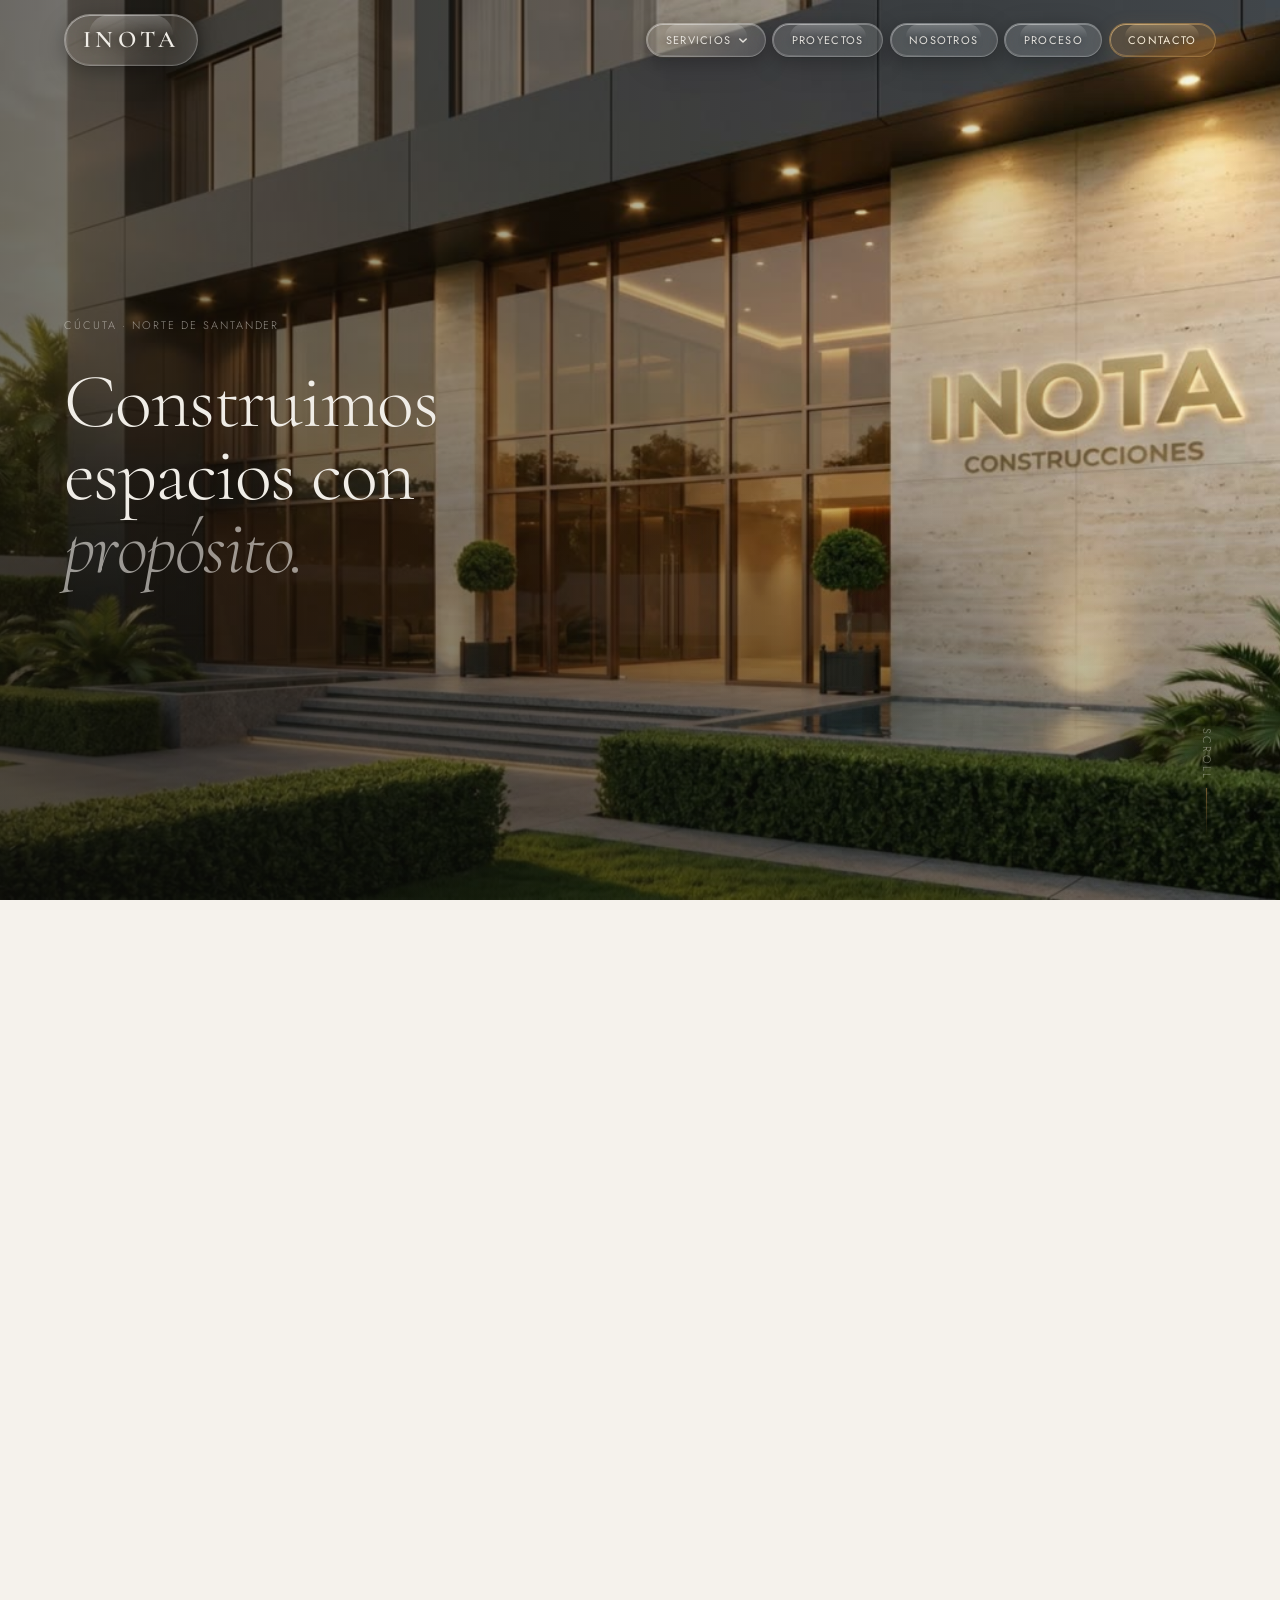
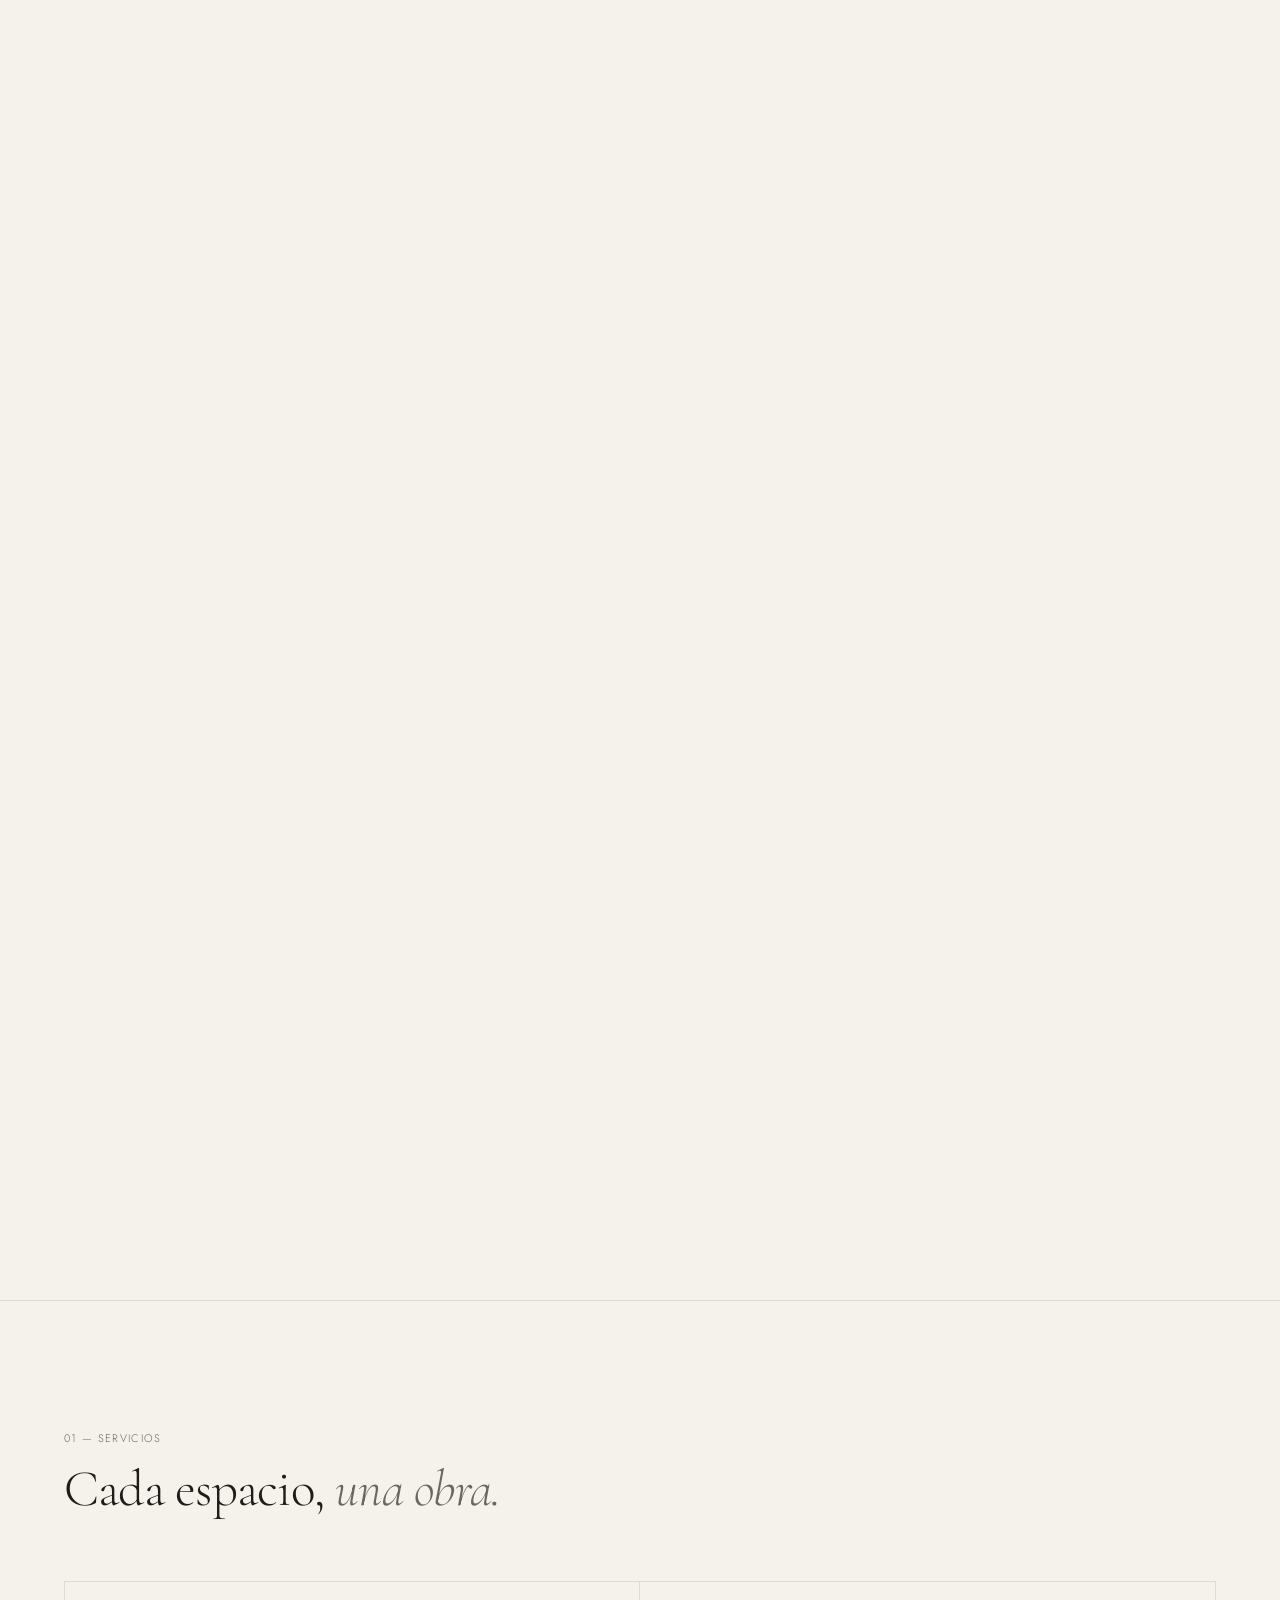
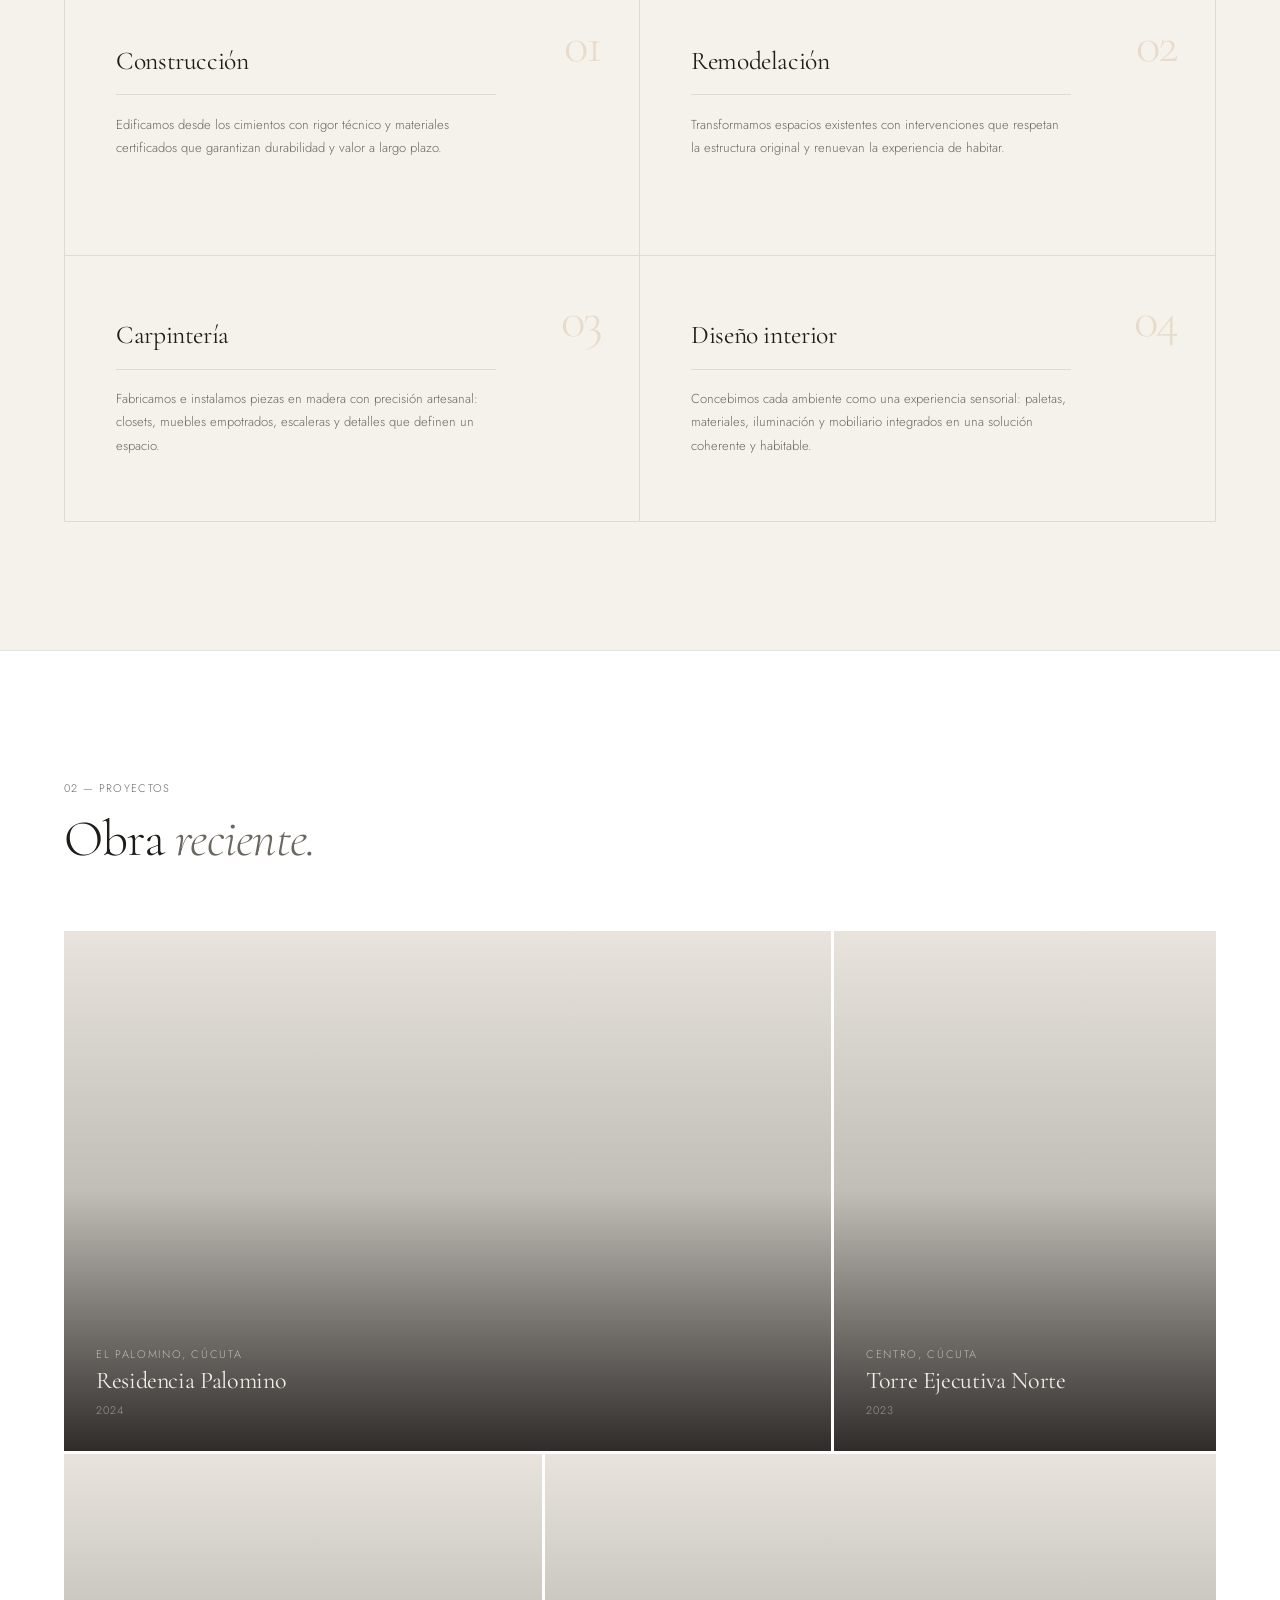
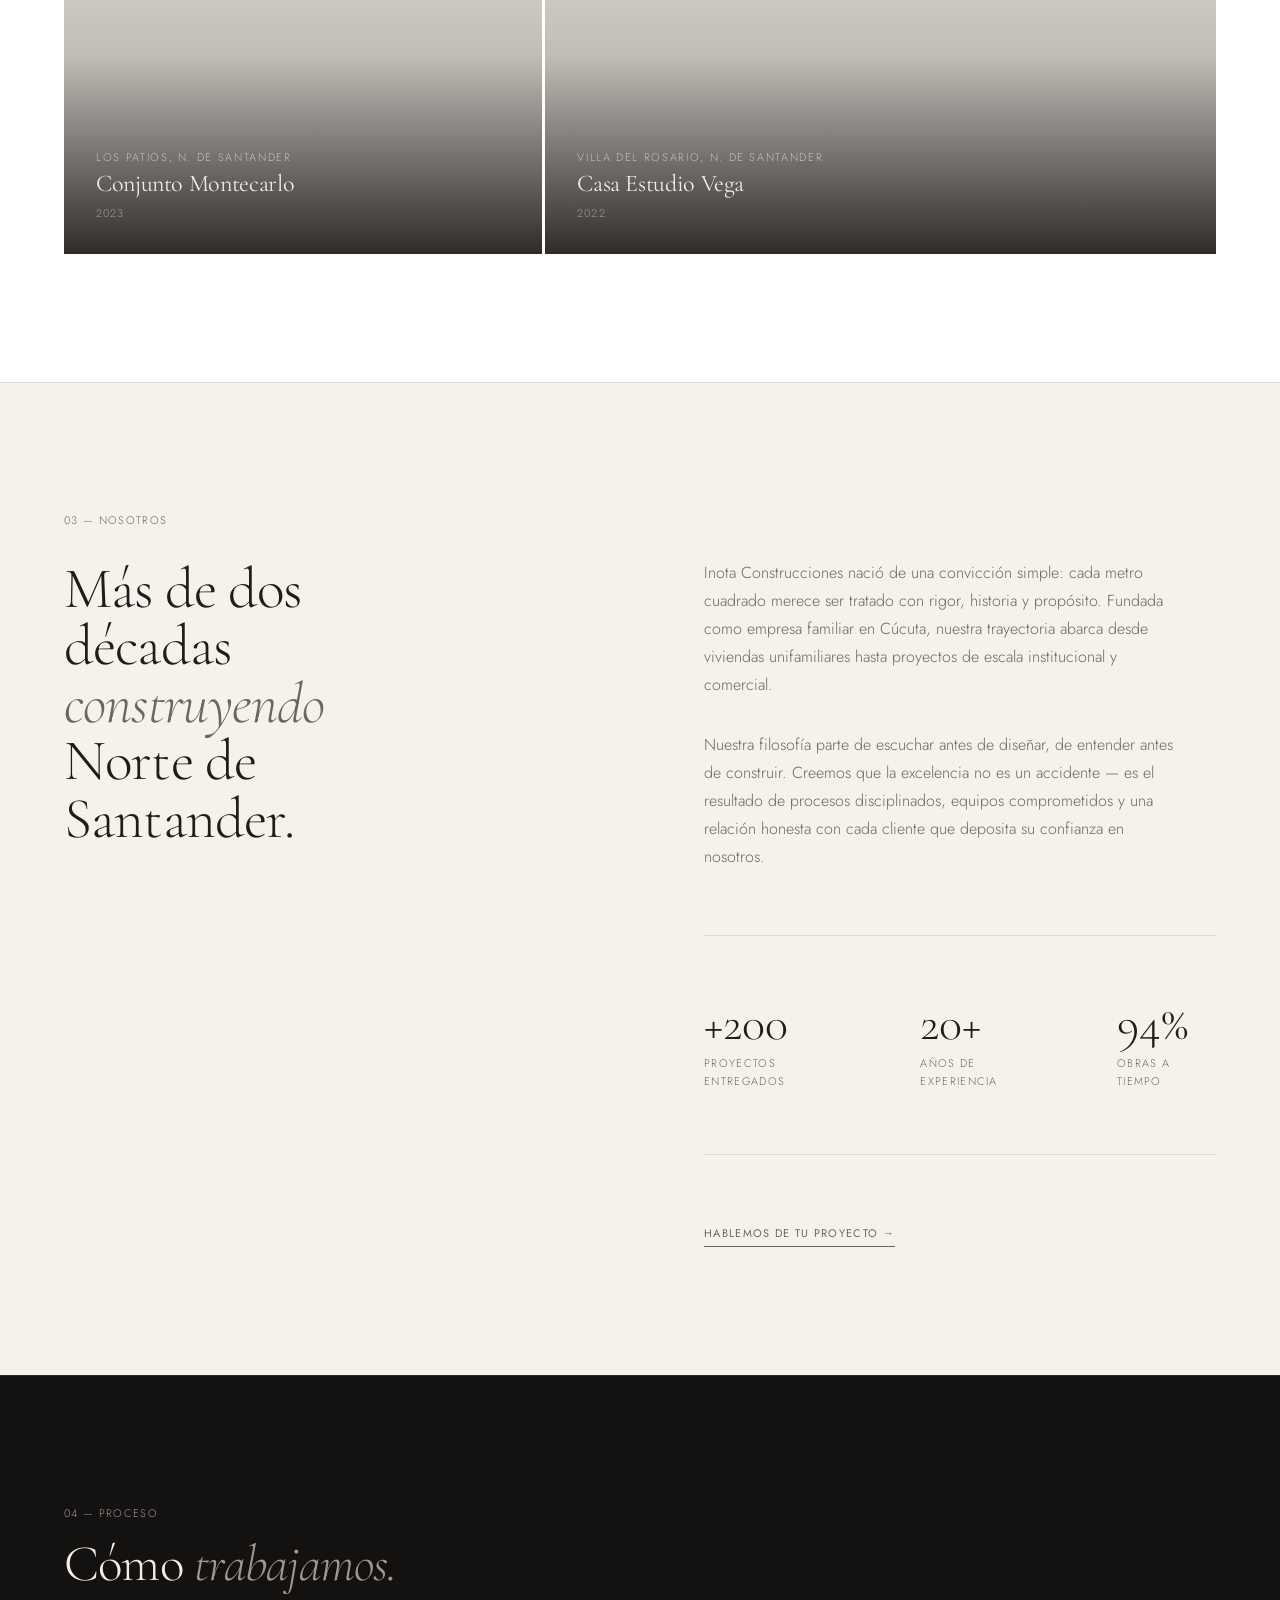
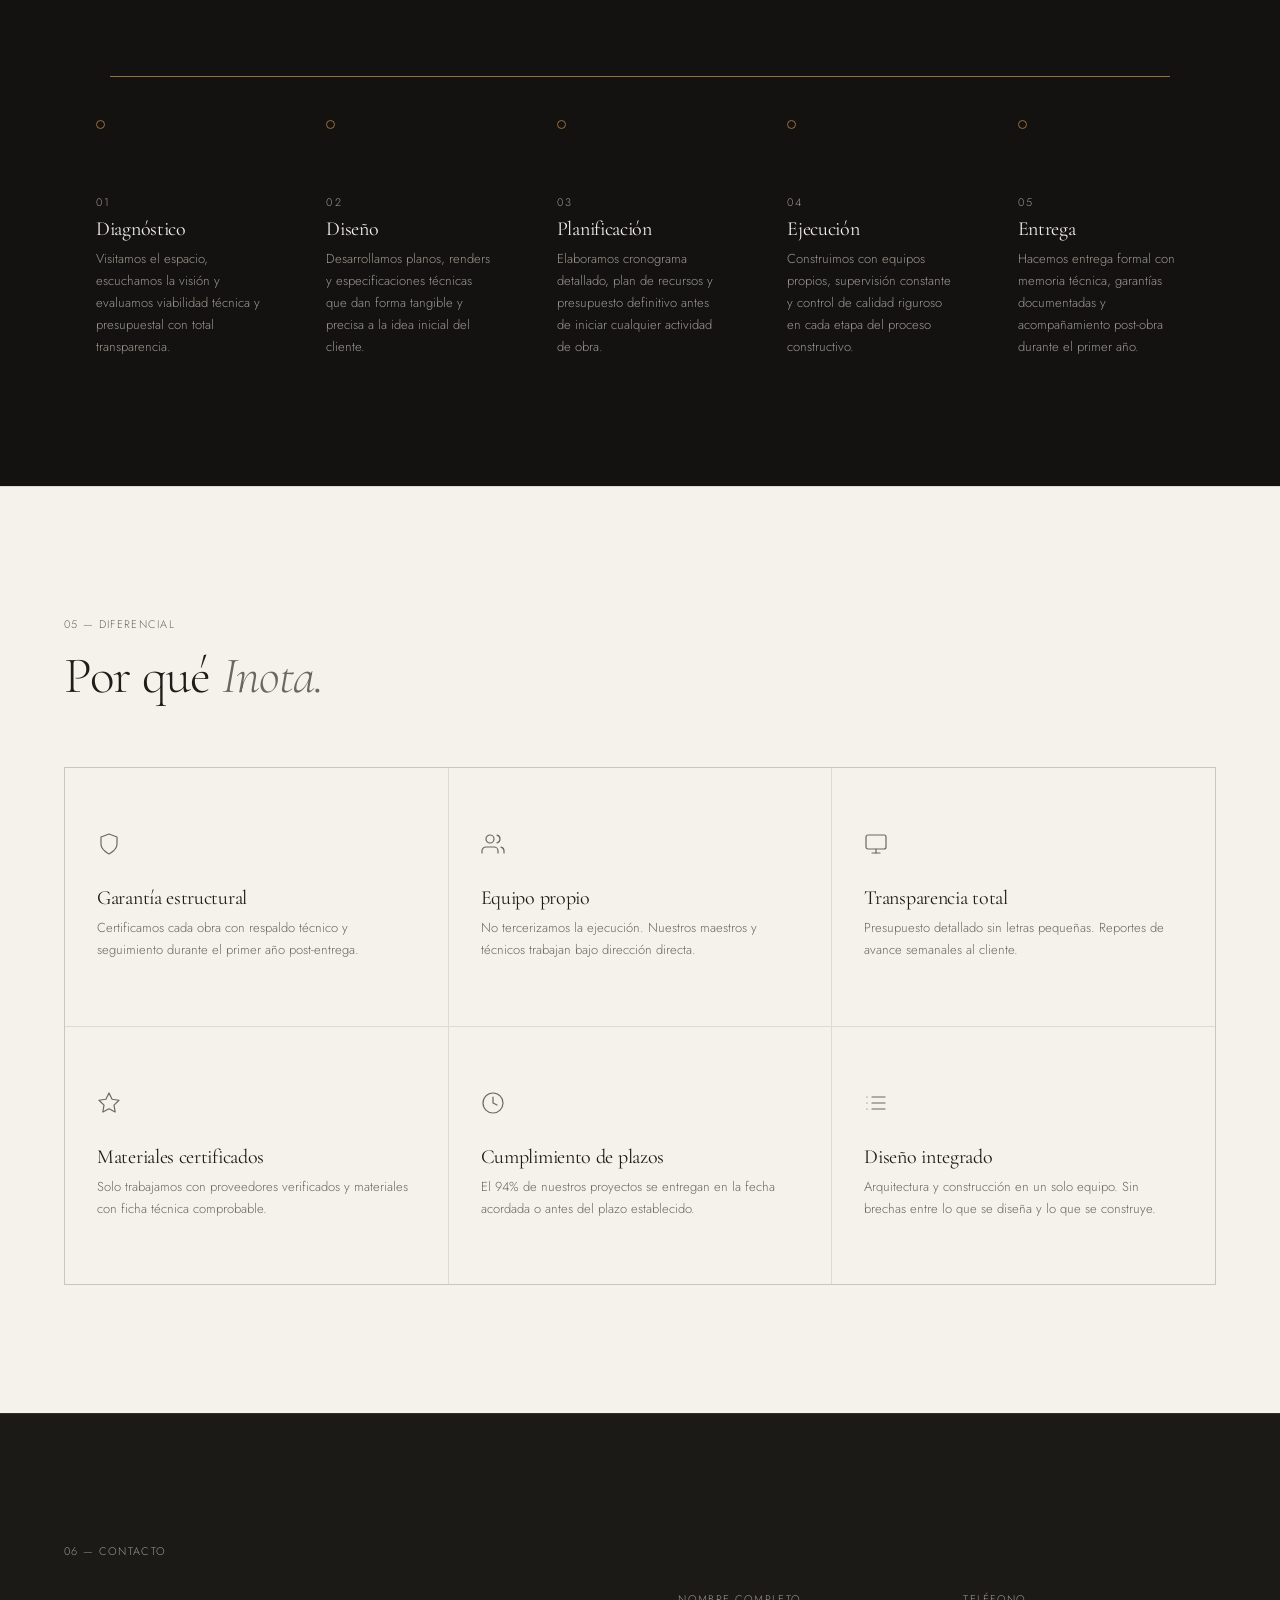
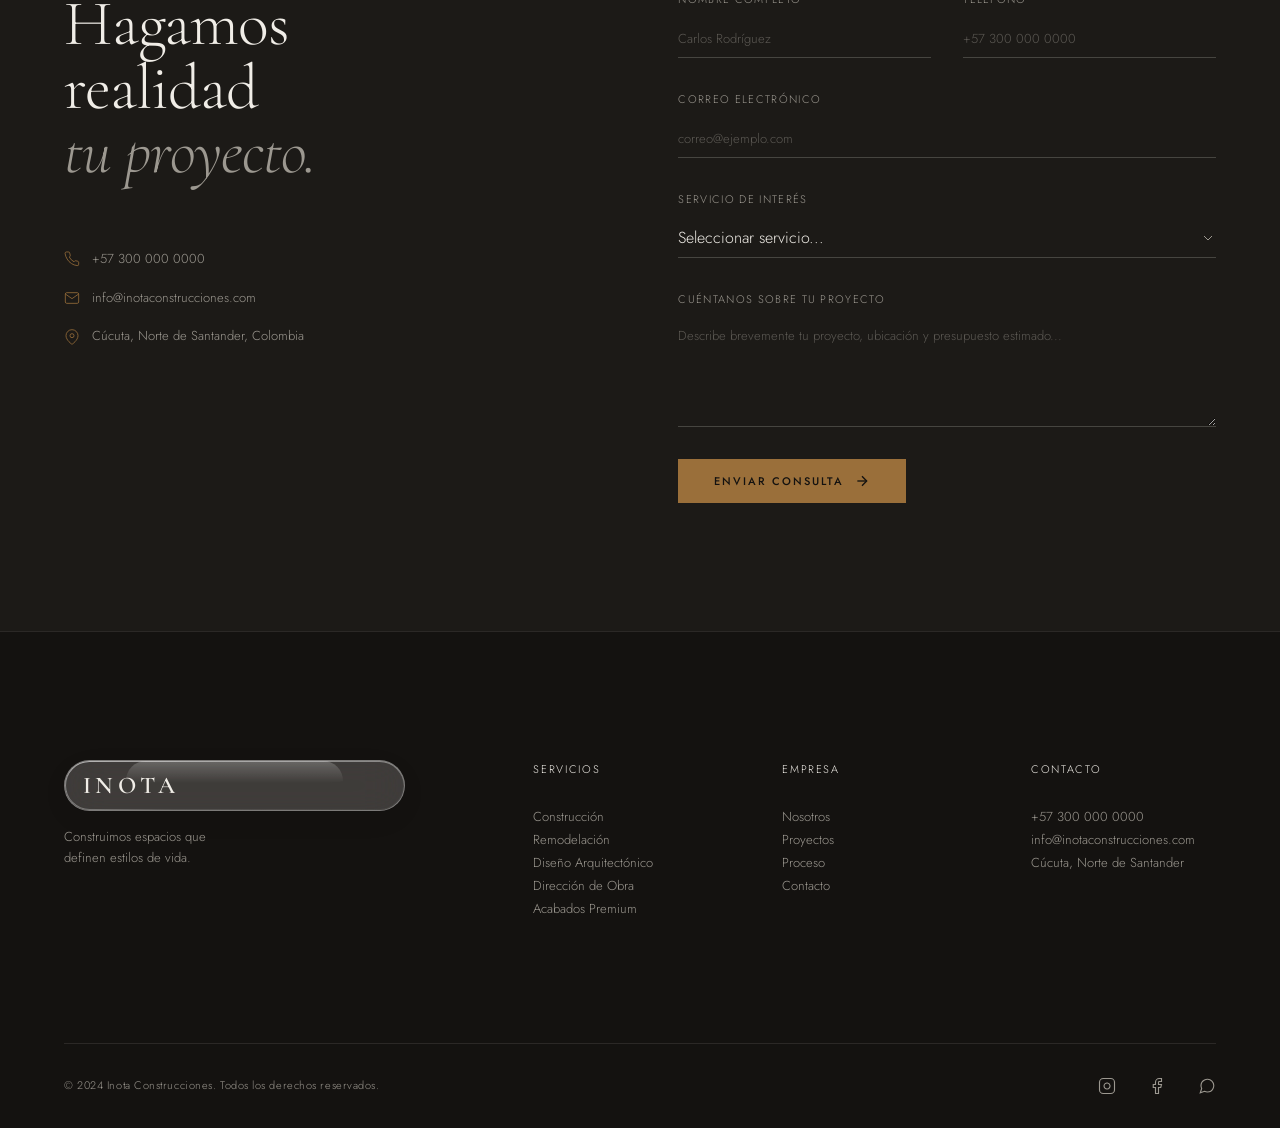
<file: index.html>
<!DOCTYPE html>
<html lang="es">
<head>
  <meta charset="UTF-8">
  <meta name="viewport" content="width=device-width, initial-scale=1.0">
  <meta name="description" content="Inota Construcciones — Empresa de construcción, remodelación y diseño arquitectónico en Cúcuta, Norte de Santander. Calidad estructural con acabados premium.">
  <meta name="keywords" content="construcción, remodelación, diseño arquitectónico, Cúcuta, Norte de Santander, obra, acabados">
  <meta name="author" content="Inota Construcciones">
  <meta property="og:title" content="Inota Construcciones — Arquitectura & Construcción Premium">
  <meta property="og:description" content="Construimos espacios que definen estilos de vida. Más de dos décadas edificando Norte de Santander.">
  <meta property="og:type" content="website">
  <meta property="og:image" content="https://images.unsplash.com/photo-1486325212027-8081e485255e?w=1200">
  <title>Inota Construcciones — Arquitectura & Construcción Premium</title>
  <!-- Favicon: "I" cobre sobre negro -->
  <link rel="icon" href="data:image/svg+xml,<svg xmlns='http://www.w3.org/2000/svg' viewBox='0 0 100 100'><rect width='100' height='100' fill='%230a0908'/><text x='50' y='78' text-anchor='middle' font-size='72' fill='%23b5834a' font-family='Georgia,serif' font-weight='400'>I</text></svg>">
  <link rel="preconnect" href="https://fonts.googleapis.com">
  <link rel="preconnect" href="https://fonts.gstatic.com" crossorigin>
  <link href="https://fonts.googleapis.com/css2?family=Cormorant+Garamond:ital,wght@0,300;0,400;0,600;1,300;1,400&family=Jost:wght@300;400;500&display=swap" rel="stylesheet">
  <link rel="stylesheet" href="css/styles.css">
</head>
<body>

  <!-- ============================================================
       HEADER / NAV
  ============================================================ -->
  <header id="site-header" role="banner">
    <nav class="nav" aria-label="Navegación principal">
      <a href="#intro" class="logo" aria-label="Inota Construcciones — inicio">INOTA</a>

      <ul class="nav__links" role="list">
        <li class="nav__item--dropdown">
          <a href="#servicios" class="nav__dropdown-trigger" aria-haspopup="true" aria-expanded="false">
            Servicios
            <svg class="nav__dropdown-chevron" viewBox="0 0 10 6" fill="none" stroke="currentColor" stroke-width="1.8" stroke-linecap="round" stroke-linejoin="round" aria-hidden="true"><path d="M1 1l4 4 4-4"/></svg>
          </a>
          <ul class="nav__dropdown" role="menu" aria-label="Servicios">
            <li><a href="/servicios/construccion/" class="nav__dropdown-item nav__dropdown-item--highlight" role="menuitem">Construcción</a></li>
            <li><a href="/servicios/remodelacion/" class="nav__dropdown-item" role="menuitem">Remodelación</a></li>
            <li><a href="#servicios" class="nav__dropdown-item" role="menuitem">Carpintería</a></li>
            <li><a href="#servicios" class="nav__dropdown-item" role="menuitem">Diseño interior</a></li>
          </ul>
        </li>
        <li><a href="#proyectos">Proyectos</a></li>
        <li><a href="#nosotros">Nosotros</a></li>
        <li><a href="#proceso">Proceso</a></li>
        <li><a href="#contacto" class="nav__cta">Contacto</a></li>
      </ul>

      <button class="hamburger" aria-label="Abrir menú" aria-expanded="false" aria-controls="mobile-menu">
        <span></span>
        <span></span>
        <span></span>
      </button>
    </nav>

    <!-- Mobile menu -->
    <div id="mobile-menu" class="mobile-menu" role="dialog" aria-label="Menú de navegación" aria-hidden="true">
      <button class="mobile-close" aria-label="Cerrar menú">
        <svg viewBox="0 0 24 24" fill="none" stroke="currentColor" stroke-width="1.5" stroke-linecap="round" aria-hidden="true"><line x1="5" y1="5" x2="19" y2="19"/><line x1="19" y1="5" x2="5" y2="19"/></svg>
      </button>
      <ul role="list">
        <li class="mobile-menu__group">
          <button class="mobile-menu__toggle" aria-expanded="false" aria-controls="mobile-servicios-sub">
            Servicios
            <svg class="mobile-menu__chevron" viewBox="0 0 10 6" fill="none" stroke="currentColor" stroke-width="1.8" stroke-linecap="round" stroke-linejoin="round" aria-hidden="true"><path d="M1 1l4 4 4-4"/></svg>
          </button>
          <ul class="mobile-menu__sub" id="mobile-servicios-sub" aria-hidden="true">
            <li><a href="/servicios/construccion/">Construcción</a></li>
            <li><a href="/servicios/remodelacion/">Remodelación</a></li>
            <li><a href="#servicios">Carpintería</a></li>
            <li><a href="#servicios">Diseño interior</a></li>
          </ul>
        </li>
        <li><a href="#proyectos">Proyectos</a></li>
        <li><a href="#nosotros">Nosotros</a></li>
        <li><a href="#proceso">Proceso</a></li>
        <li><a href="#contacto">Contacto</a></li>
      </ul>
    </div>
  </header>

  <main>

    <!-- ============================================================
         01 — INTRO (video scroll scrub — reemplaza al hero)
    ============================================================ -->
    <section id="intro" class="video-scroll" aria-labelledby="intro-heading">

      <div class="video-sticky">

        <!-- Canvas: renderiza frames controlados por scroll -->
        <!-- REEMPLAZAR frames: ver instrucciones en js/main.js -->
        <canvas id="scroll-canvas" class="video-scroll__canvas" aria-hidden="true"></canvas>

        <!-- Overlay oscuro gradiente -->
        <div class="video-overlay" aria-hidden="true"></div>

        <!-- Textos por fase -->
        <div class="video-texts" aria-live="polite">

          <div class="video-text" data-phase="0" aria-hidden="true">
            <span class="video-text__label">Cúcuta · Norte de Santander</span>
            <h1 id="intro-heading" class="video-text__heading">
              Construimos<br>espacios con<br><em>propósito.</em>
            </h1>
          </div>

          <div class="video-text" data-phase="1" aria-hidden="true">
            <span class="video-text__label">Servicios</span>
            <h2 class="video-text__heading">
              Diseño,<br>obra y<br>remodelación.
            </h2>
          </div>

          <div class="video-text" data-phase="2" aria-hidden="true">
            <span class="video-text__label">Filosofía</span>
            <h2 class="video-text__heading">
              Cada detalle<br><em>importa.</em>
            </h2>
          </div>

          <div class="video-text video-text--final" data-phase="3" aria-hidden="true">
            <p class="video-text__brand">INOTA</p>
            <p class="video-text__sub">Construcciones</p>
            <a href="#servicios" class="btn btn--outline">Descubrir nuestra obra</a>
          </div>

        </div>

        <!-- Hint de scroll (desaparece al scrollear) -->
        <div class="video-scroll-hint" aria-hidden="true">
          <span class="video-scroll-hint__label">Scroll</span>
          <div class="video-scroll-hint__line"></div>
        </div>

      </div>

    </section>

    <!-- ============================================================
         02 — SERVICIOS
    ============================================================ -->
    <section id="servicios" aria-labelledby="servicios-heading">
      <div class="section__container">
        <div class="section__header reveal-fade">
          <span class="section__label">01 — Servicios</span>
          <h2 id="servicios-heading" class="section__title">
            Cada espacio, <em>una obra.</em>
          </h2>
        </div>

        <div class="services__grid">

          <article class="service-item service-item--link reveal-up" data-num="01">
            <a href="/servicios/construccion/" class="service-item__link-wrap" aria-label="Ver servicio: Construcción">
              <div class="service-item__inner">
                <h3 class="service-item__title">Construcción</h3>
                <p class="service-item__desc">Edificamos desde los cimientos con rigor técnico y materiales certificados que garantizan durabilidad y valor a largo plazo.</p>
                <span class="service-item__cta">Ver más →</span>
              </div>
            </a>
          </article>

          <article class="service-item service-item--link reveal-up" data-num="02" style="--reveal-delay: 100ms">
            <a href="/servicios/remodelacion/" class="service-item__link-wrap" aria-label="Ver servicio: Remodelación">
              <div class="service-item__inner">
                <h3 class="service-item__title">Remodelación</h3>
                <p class="service-item__desc">Transformamos espacios existentes con intervenciones que respetan la estructura original y renuevan la experiencia de habitar.</p>
                <span class="service-item__cta">Ver más →</span>
              </div>
            </a>
          </article>

          <article class="service-item reveal-up" data-num="03" style="--reveal-delay: 200ms">
            <div class="service-item__inner">
              <h3 class="service-item__title">Carpintería</h3>
              <p class="service-item__desc">Fabricamos e instalamos piezas en madera con precisión artesanal: closets, muebles empotrados, escaleras y detalles que definen un espacio.</p>
            </div>
          </article>

          <article class="service-item reveal-up" data-num="04" style="--reveal-delay: 100ms">
            <div class="service-item__inner">
              <h3 class="service-item__title">Diseño interior</h3>
              <p class="service-item__desc">Concebimos cada ambiente como una experiencia sensorial: paletas, materiales, iluminación y mobiliario integrados en una solución coherente y habitable.</p>
            </div>
          </article>

        </div>
      </div>
    </section>

    <!-- ============================================================
         03 — PROYECTOS
    ============================================================ -->
    <section id="proyectos" aria-labelledby="proyectos-heading">
      <div class="section__container">
        <div class="section__header reveal-fade">
          <span class="section__label">02 — Proyectos</span>
          <h2 id="proyectos-heading" class="section__title">
            Obra <em>reciente.</em>
          </h2>
        </div>

        <div class="projects__grid">

          <!-- REEMPLAZAR imagen-1: casa moderna exterior con luz diurna -->
          <article class="project-card project-card--wide reveal-up" aria-label="Residencia Palomino">
            <div class="project-card__img" style="background-image: url('https://images.unsplash.com/photo-1613490493576-7fde63acd811?w=1400&auto=format&fit=crop&q=80')"></div>
            <div class="project-card__overlay"></div>
            <div class="project-card__info">
              <span class="project-card__location">El Palomino, Cúcuta</span>
              <h3 class="project-card__title">Residencia Palomino</h3>
              <span class="project-card__year">2024</span>
            </div>
          </article>

          <!-- REEMPLAZAR imagen-2: edificio de vidrio, fachada urbana -->
          <article class="project-card project-card--tall reveal-up" style="--reveal-delay: 150ms" aria-label="Torre Ejecutiva Norte">
            <div class="project-card__img" style="background-image: url('https://images.unsplash.com/photo-1486406146926-c627a92ad1ab?w=800&auto=format&fit=crop&q=80')"></div>
            <div class="project-card__overlay"></div>
            <div class="project-card__info">
              <span class="project-card__location">Centro, Cúcuta</span>
              <h3 class="project-card__title">Torre Ejecutiva Norte</h3>
              <span class="project-card__year">2023</span>
            </div>
          </article>

          <!-- REEMPLAZAR imagen-3: conjunto residencial, fachada principal -->
          <article class="project-card project-card--medium reveal-up" style="--reveal-delay: 100ms" aria-label="Conjunto Montecarlo">
            <div class="project-card__img" style="background-image: url('https://images.unsplash.com/photo-1580587771525-78b9dba3b914?w=900&auto=format&fit=crop&q=80')"></div>
            <div class="project-card__overlay"></div>
            <div class="project-card__info">
              <span class="project-card__location">Los Patios, N. de Santander</span>
              <h3 class="project-card__title">Conjunto Montecarlo</h3>
              <span class="project-card__year">2023</span>
            </div>
          </article>

          <!-- REEMPLAZAR imagen-4: casa minimalista, diseño contemporáneo -->
          <article class="project-card project-card--wide-alt reveal-up" style="--reveal-delay: 200ms" aria-label="Casa Estudio Vega">
            <div class="project-card__img" style="background-image: url('https://images.unsplash.com/photo-1600585154340-be6161a56a0c?w=1200&auto=format&fit=crop&q=80')"></div>
            <div class="project-card__overlay"></div>
            <div class="project-card__info">
              <span class="project-card__location">Villa del Rosario, N. de Santander</span>
              <h3 class="project-card__title">Casa Estudio Vega</h3>
              <span class="project-card__year">2022</span>
            </div>
          </article>

        </div>
      </div>
    </section>

    <!-- ============================================================
         04 — SOBRE NOSOTROS
    ============================================================ -->
    <section id="nosotros" aria-labelledby="nosotros-heading">
      <div class="section__container">
        <div class="about__split">

          <div class="about__statement reveal-fade">
            <span class="section__label">03 — Nosotros</span>
            <h2 id="nosotros-heading" class="about__title">
              Más de dos<br>décadas<br><em>construyendo</em><br>Norte de<br>Santander.
            </h2>
          </div>

          <div class="about__content reveal-fade" style="--reveal-delay: 250ms">
            <p class="about__text">Inota Construcciones nació de una convicción simple: cada metro cuadrado merece ser tratado con rigor, historia y propósito. Fundada como empresa familiar en Cúcuta, nuestra trayectoria abarca desde viviendas unifamiliares hasta proyectos de escala institucional y comercial.</p>
            <p class="about__text">Nuestra filosofía parte de escuchar antes de diseñar, de entender antes de construir. Creemos que la excelencia no es un accidente — es el resultado de procesos disciplinados, equipos comprometidos y una relación honesta con cada cliente que deposita su confianza en nosotros.</p>

            <div class="about__stats">
              <!-- REEMPLAZAR: ajustar con cifras reales de la empresa -->
              <div class="about__stat">
                <span class="about__stat-number">+200</span>
                <span class="about__stat-label">Proyectos entregados</span>
              </div>
              <div class="about__stat">
                <span class="about__stat-number">20+</span>
                <span class="about__stat-label">Años de experiencia</span>
              </div>
              <div class="about__stat">
                <span class="about__stat-number">94%</span>
                <span class="about__stat-label">Obras a tiempo</span>
              </div>
            </div>

            <a href="#contacto" class="btn btn--text">Hablemos de tu proyecto →</a>
          </div>

        </div>
      </div>
    </section>

    <!-- ============================================================
         05 — PROCESO
    ============================================================ -->
    <section id="proceso" aria-labelledby="proceso-heading">
      <div class="section__container">
        <div class="section__header reveal-fade">
          <span class="section__label">04 — Proceso</span>
          <h2 id="proceso-heading" class="section__title">
            Cómo <em>trabajamos.</em>
          </h2>
        </div>

        <ol class="process__timeline" aria-label="Etapas del proceso constructivo">

          <li class="process__step reveal-up">
            <div class="process__dot" aria-hidden="true"></div>
            <div class="process__step-content">
              <span class="process__num" aria-hidden="true">01</span>
              <h3 class="process__title">Diagnóstico</h3>
              <p class="process__desc">Visitamos el espacio, escuchamos la visión y evaluamos viabilidad técnica y presupuestal con total transparencia.</p>
            </div>
          </li>

          <li class="process__step reveal-up" style="--reveal-delay: 120ms">
            <div class="process__dot" aria-hidden="true"></div>
            <div class="process__step-content">
              <span class="process__num" aria-hidden="true">02</span>
              <h3 class="process__title">Diseño</h3>
              <p class="process__desc">Desarrollamos planos, renders y especificaciones técnicas que dan forma tangible y precisa a la idea inicial del cliente.</p>
            </div>
          </li>

          <li class="process__step reveal-up" style="--reveal-delay: 240ms">
            <div class="process__dot" aria-hidden="true"></div>
            <div class="process__step-content">
              <span class="process__num" aria-hidden="true">03</span>
              <h3 class="process__title">Planificación</h3>
              <p class="process__desc">Elaboramos cronograma detallado, plan de recursos y presupuesto definitivo antes de iniciar cualquier actividad de obra.</p>
            </div>
          </li>

          <li class="process__step reveal-up" style="--reveal-delay: 360ms">
            <div class="process__dot" aria-hidden="true"></div>
            <div class="process__step-content">
              <span class="process__num" aria-hidden="true">04</span>
              <h3 class="process__title">Ejecución</h3>
              <p class="process__desc">Construimos con equipos propios, supervisión constante y control de calidad riguroso en cada etapa del proceso constructivo.</p>
            </div>
          </li>

          <li class="process__step reveal-up" style="--reveal-delay: 480ms">
            <div class="process__dot" aria-hidden="true"></div>
            <div class="process__step-content">
              <span class="process__num" aria-hidden="true">05</span>
              <h3 class="process__title">Entrega</h3>
              <p class="process__desc">Hacemos entrega formal con memoria técnica, garantías documentadas y acompañamiento post-obra durante el primer año.</p>
            </div>
          </li>

        </ol>
      </div>
    </section>

    <!-- ============================================================
         06 — DIFERENCIALES
    ============================================================ -->
    <section id="diferenciales" aria-labelledby="diferenciales-heading">
      <div class="section__container">
        <div class="section__header reveal-fade">
          <span class="section__label">05 — Diferencial</span>
          <h2 id="diferenciales-heading" class="section__title">
            Por qué <em>Inota.</em>
          </h2>
        </div>

        <div class="differentials__grid">

          <div class="differential reveal-up">
            <div class="differential__icon" aria-hidden="true">
              <svg viewBox="0 0 24 24" fill="none" stroke="currentColor" stroke-width="1.2" stroke-linecap="round" stroke-linejoin="round">
                <path d="M12 22s8-4 8-10V5l-8-3-8 3v7c0 6 8 10 8 10z"/>
              </svg>
            </div>
            <h4 class="differential__title">Garantía estructural</h4>
            <p class="differential__desc">Certificamos cada obra con respaldo técnico y seguimiento durante el primer año post-entrega.</p>
          </div>

          <div class="differential reveal-up" style="--reveal-delay: 100ms">
            <div class="differential__icon" aria-hidden="true">
              <svg viewBox="0 0 24 24" fill="none" stroke="currentColor" stroke-width="1.2" stroke-linecap="round" stroke-linejoin="round">
                <path d="M17 21v-2a4 4 0 0 0-4-4H5a4 4 0 0 0-4 4v2"/>
                <circle cx="9" cy="7" r="4"/>
                <path d="M23 21v-2a4 4 0 0 0-3-3.87"/>
                <path d="M16 3.13a4 4 0 0 1 0 7.75"/>
              </svg>
            </div>
            <h4 class="differential__title">Equipo propio</h4>
            <p class="differential__desc">No tercerizamos la ejecución. Nuestros maestros y técnicos trabajan bajo dirección directa.</p>
          </div>

          <div class="differential reveal-up" style="--reveal-delay: 200ms">
            <div class="differential__icon" aria-hidden="true">
              <svg viewBox="0 0 24 24" fill="none" stroke="currentColor" stroke-width="1.2" stroke-linecap="round" stroke-linejoin="round">
                <rect x="2" y="3" width="20" height="14" rx="2" ry="2"/>
                <line x1="8" y1="21" x2="16" y2="21"/>
                <line x1="12" y1="17" x2="12" y2="21"/>
              </svg>
            </div>
            <h4 class="differential__title">Transparencia total</h4>
            <p class="differential__desc">Presupuesto detallado sin letras pequeñas. Reportes de avance semanales al cliente.</p>
          </div>

          <div class="differential reveal-up" style="--reveal-delay: 100ms">
            <div class="differential__icon" aria-hidden="true">
              <svg viewBox="0 0 24 24" fill="none" stroke="currentColor" stroke-width="1.2" stroke-linecap="round" stroke-linejoin="round">
                <polygon points="12 2 15.09 8.26 22 9.27 17 14.14 18.18 21.02 12 17.77 5.82 21.02 7 14.14 2 9.27 8.91 8.26 12 2"/>
              </svg>
            </div>
            <h4 class="differential__title">Materiales certificados</h4>
            <p class="differential__desc">Solo trabajamos con proveedores verificados y materiales con ficha técnica comprobable.</p>
          </div>

          <div class="differential reveal-up" style="--reveal-delay: 200ms">
            <div class="differential__icon" aria-hidden="true">
              <svg viewBox="0 0 24 24" fill="none" stroke="currentColor" stroke-width="1.2" stroke-linecap="round" stroke-linejoin="round">
                <circle cx="12" cy="12" r="10"/>
                <polyline points="12 6 12 12 16 14"/>
              </svg>
            </div>
            <h4 class="differential__title">Cumplimiento de plazos</h4>
            <p class="differential__desc">El 94% de nuestros proyectos se entregan en la fecha acordada o antes del plazo establecido.</p>
          </div>

          <div class="differential reveal-up" style="--reveal-delay: 300ms">
            <div class="differential__icon" aria-hidden="true">
              <svg viewBox="0 0 24 24" fill="none" stroke="currentColor" stroke-width="1.2" stroke-linecap="round" stroke-linejoin="round">
                <line x1="8" y1="6" x2="21" y2="6"/>
                <line x1="8" y1="12" x2="21" y2="12"/>
                <line x1="8" y1="18" x2="21" y2="18"/>
                <line x1="3" y1="6" x2="3.01" y2="6"/>
                <line x1="3" y1="12" x2="3.01" y2="12"/>
                <line x1="3" y1="18" x2="3.01" y2="18"/>
              </svg>
            </div>
            <h4 class="differential__title">Diseño integrado</h4>
            <p class="differential__desc">Arquitectura y construcción en un solo equipo. Sin brechas entre lo que se diseña y lo que se construye.</p>
          </div>

        </div>
      </div>
    </section>

    <!-- ============================================================
         07 — CONTACTO
    ============================================================ -->
    <section id="contacto" aria-labelledby="contacto-heading">
      <div class="section__container">
        <div class="contact__split">

          <div class="contact__cta reveal-fade">
            <span class="section__label">06 — Contacto</span>
            <h2 id="contacto-heading" class="contact__title">
              Hagamos<br>realidad<br><em>tu proyecto.</em>
            </h2>
            <div class="contact__info">
              <!-- REEMPLAZAR: datos reales de contacto -->
              <p class="contact__info-item">
                <svg viewBox="0 0 24 24" fill="none" stroke="currentColor" stroke-width="1.2" aria-hidden="true"><path d="M22 16.92v3a2 2 0 0 1-2.18 2 19.79 19.79 0 0 1-8.63-3.07A19.5 19.5 0 0 1 4.69 12 19.79 19.79 0 0 1 1.6 3.42C1.6 2.32 2.47 1.44 3.57 1.44h3a2 2 0 0 1 2 1.72c.127.96.361 1.903.7 2.81a2 2 0 0 1-.45 2.11L7.91 9A16 16 0 0 0 15 16.09l.91-.91a2 2 0 0 1 2.11-.45c.907.339 1.85.573 2.81.7A2 2 0 0 1 22 16.92z"/></svg>
                +57 300 000 0000
              </p>
              <p class="contact__info-item">
                <svg viewBox="0 0 24 24" fill="none" stroke="currentColor" stroke-width="1.2" aria-hidden="true"><path d="M4 4h16c1.1 0 2 .9 2 2v12c0 1.1-.9 2-2 2H4c-1.1 0-2-.9-2-2V6c0-1.1.9-2 2-2z"/><polyline points="22,6 12,13 2,6"/></svg>
                info@inotaconstrucciones.com
              </p>
              <p class="contact__info-item">
                <svg viewBox="0 0 24 24" fill="none" stroke="currentColor" stroke-width="1.2" aria-hidden="true"><path d="M21 10c0 7-9 13-9 13s-9-6-9-13a9 9 0 0 1 18 0z"/><circle cx="12" cy="10" r="3"/></svg>
                Cúcuta, Norte de Santander, Colombia
              </p>
            </div>
          </div>

          <form class="contact__form reveal-fade" style="--reveal-delay: 200ms" novalidate>

            <div class="form-row">
              <div class="form-group">
                <label for="nombre">Nombre completo</label>
                <input type="text" id="nombre" name="nombre" placeholder="Carlos Rodríguez" autocomplete="name" required>
              </div>
              <div class="form-group">
                <label for="telefono">Teléfono</label>
                <input type="tel" id="telefono" name="telefono" placeholder="+57 300 000 0000" autocomplete="tel">
              </div>
            </div>

            <div class="form-group">
              <label for="email">Correo electrónico</label>
              <input type="email" id="email" name="email" placeholder="correo@ejemplo.com" autocomplete="email" required>
            </div>

            <div class="form-group">
              <label for="servicio">Servicio de interés</label>
              <select id="servicio" name="servicio">
                <option value="">Seleccionar servicio...</option>
                <option value="construccion">Construcción nueva</option>
                <option value="remodelacion">Remodelación</option>
                <option value="diseno">Diseño arquitectónico</option>
                <option value="direccion">Dirección de obra</option>
                <option value="acabados">Acabados premium</option>
              </select>
            </div>

            <div class="form-group">
              <label for="mensaje">Cuéntanos sobre tu proyecto</label>
              <textarea id="mensaje" name="mensaje" rows="4" placeholder="Describe brevemente tu proyecto, ubicación y presupuesto estimado..."></textarea>
            </div>

            <button type="submit" class="btn btn--copper">
              <span class="btn__text">Enviar consulta</span>
              <svg class="btn__icon" viewBox="0 0 24 24" fill="none" stroke="currentColor" stroke-width="2" aria-hidden="true"><line x1="5" y1="12" x2="19" y2="12"/><polyline points="12 5 19 12 12 19"/></svg>
            </button>

          </form>

        </div>
      </div>
    </section>

  </main>

  <!-- ============================================================
       FOOTER
  ============================================================ -->
  <footer id="site-footer" role="contentinfo">
    <div class="footer__container">
      <div class="footer__top">
        <div class="footer__brand">
          <span class="logo footer__logo">INOTA</span>
          <p class="footer__tagline">Construimos espacios que<br>definen estilos de vida.</p>
        </div>

        <nav class="footer__nav" aria-label="Navegación del pie de página">
          <div class="footer__nav-col">
            <span class="footer__nav-heading">Servicios</span>
            <ul>
              <li><a href="#servicios">Construcción</a></li>
              <li><a href="#servicios">Remodelación</a></li>
              <li><a href="#servicios">Diseño Arquitectónico</a></li>
              <li><a href="#servicios">Dirección de Obra</a></li>
              <li><a href="#servicios">Acabados Premium</a></li>
            </ul>
          </div>
          <div class="footer__nav-col">
            <span class="footer__nav-heading">Empresa</span>
            <ul>
              <li><a href="#nosotros">Nosotros</a></li>
              <li><a href="#proyectos">Proyectos</a></li>
              <li><a href="#proceso">Proceso</a></li>
              <li><a href="#contacto">Contacto</a></li>
            </ul>
          </div>
          <div class="footer__nav-col">
            <!-- REEMPLAZAR: datos reales de contacto -->
            <span class="footer__nav-heading">Contacto</span>
            <ul>
              <li><a href="tel:+573000000000">+57 300 000 0000</a></li>
              <li><a href="mailto:info@inotaconstrucciones.com">info@inotaconstrucciones.com</a></li>
              <li>Cúcuta, Norte de Santander</li>
            </ul>
          </div>
        </nav>
      </div>

      <div class="footer__bottom">
        <!-- REEMPLAZAR: año y datos legales reales -->
        <p class="footer__copy">&copy; 2024 Inota Construcciones. Todos los derechos reservados.</p>
        <div class="footer__social" aria-label="Redes sociales">
          <!-- REEMPLAZAR: links reales de redes sociales -->
          <a href="#" aria-label="Instagram de Inota Construcciones">
            <svg viewBox="0 0 24 24" fill="none" stroke="currentColor" stroke-width="1.5"><rect x="2" y="2" width="20" height="20" rx="5" ry="5"/><path d="M16 11.37A4 4 0 1 1 12.63 8 4 4 0 0 1 16 11.37z"/><line x1="17.5" y1="6.5" x2="17.51" y2="6.5"/></svg>
          </a>
          <a href="#" aria-label="Facebook de Inota Construcciones">
            <svg viewBox="0 0 24 24" fill="none" stroke="currentColor" stroke-width="1.5"><path d="M18 2h-3a5 5 0 0 0-5 5v3H7v4h3v8h4v-8h3l1-4h-4V7a1 1 0 0 1 1-1h3z"/></svg>
          </a>
          <a href="#" aria-label="WhatsApp de Inota Construcciones">
            <svg viewBox="0 0 24 24" fill="none" stroke="currentColor" stroke-width="1.5"><path d="M21 11.5a8.38 8.38 0 0 1-.9 3.8 8.5 8.5 0 0 1-7.6 4.7 8.38 8.38 0 0 1-3.8-.9L3 21l1.9-5.7a8.38 8.38 0 0 1-.9-3.8 8.5 8.5 0 0 1 4.7-7.6 8.38 8.38 0 0 1 3.8-.9h.5a8.48 8.48 0 0 1 8 8v.5z"/></svg>
          </a>
        </div>
      </div>
    </div>
  </footer>

  <script src="js/main.js"></script>
</body>
</html>
</file>
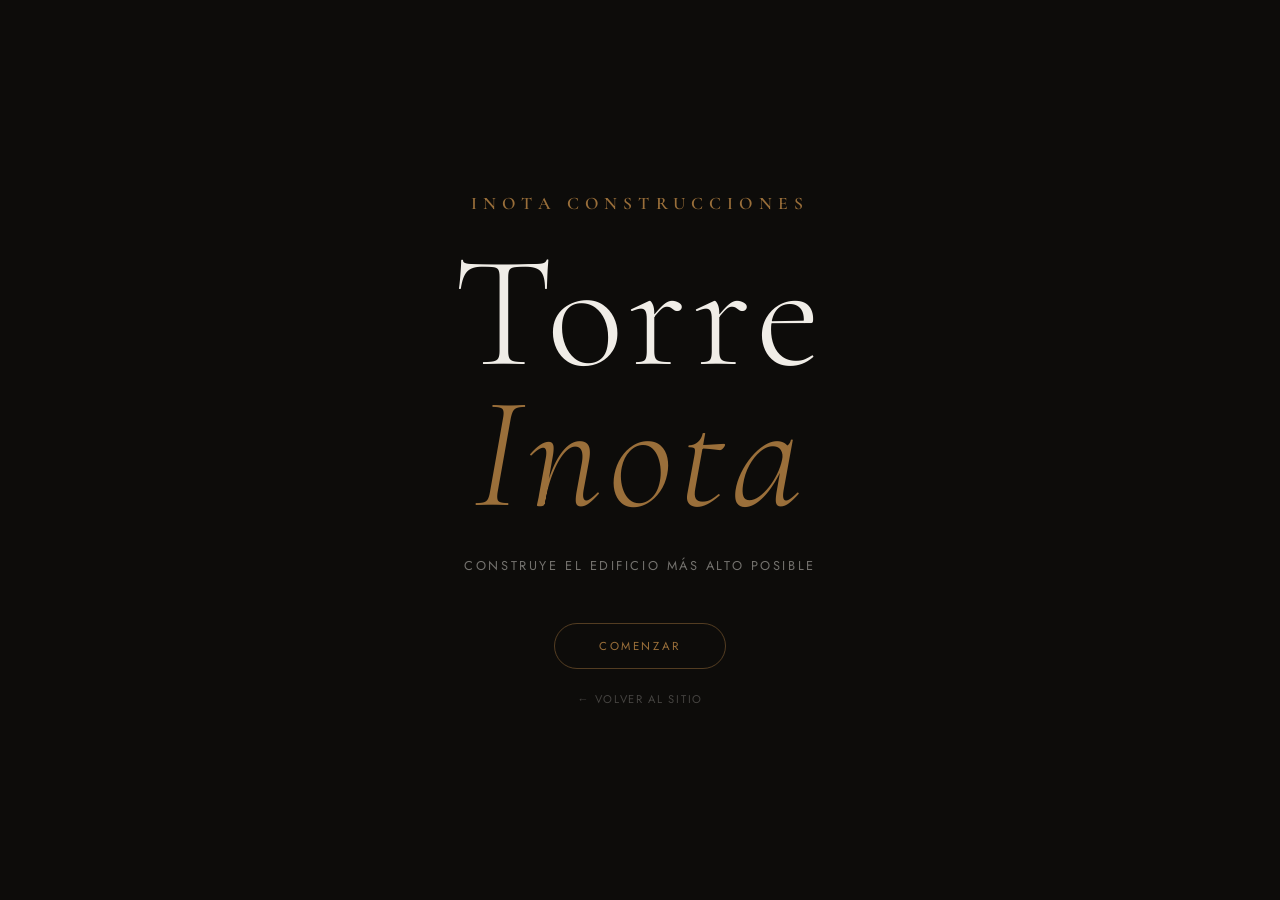
<file: torre-inota/index.html>
<!DOCTYPE html>
<html lang="es">
<head>
  <meta charset="UTF-8">
  <meta name="viewport" content="width=device-width, initial-scale=1.0, user-scalable=no">
  <title>Torre Inota — Inota Construcciones</title>
  <meta name="robots" content="noindex">
  <link rel="preconnect" href="https://fonts.googleapis.com">
  <link rel="preconnect" href="https://fonts.gstatic.com" crossorigin>
  <link href="https://fonts.googleapis.com/css2?family=Cormorant+Garamond:ital,wght@0,300;0,400;0,600;1,300;1,400&family=Jost:wght@300;400;500&display=swap" rel="stylesheet">
  <link rel="stylesheet" href="style.css">
  <link rel="icon" href="data:image/svg+xml,<svg xmlns='http://www.w3.org/2000/svg' viewBox='0 0 32 32'><rect width='32' height='32' fill='%230d0c0a'/><text x='50%' y='54%' dominant-baseline='middle' text-anchor='middle' font-size='18' font-family='Georgia,serif' fill='%239a6f3a'>I</text></svg>">
</head>
<body>

  <!-- CANVAS (behind everything) -->
  <canvas id="game-canvas" aria-hidden="true"></canvas>

  <!-- PANTALLA INICIO -->
  <div id="screen-start" class="screen screen--start">
    <div class="ui-logo">Inota Construcciones</div>
    <h1>Torre<br><em>Inota</em></h1>
    <p class="ui-sub">Construye el edificio más alto posible</p>
    <button id="btn-start" class="btn-game">Comenzar</button>
    <a href="/" class="ui-back">← Volver al sitio</a>
  </div>

  <!-- HUD (durante juego) -->
  <div id="hud" class="hud hidden" aria-live="polite">
    <div class="hud__score">
      <span class="hud__label">Pisos</span>
      <span id="score-display">0</span>
    </div>
    <div class="hud__best">
      <span class="hud__label">Récord</span>
      <span id="best-display">0</span>
    </div>
  </div>
  <div id="combo-display" class="hud__combo hidden" aria-live="assertive">
    PERFECTO ×<span id="combo-num">2</span>
  </div>

  <!-- PANTALLA GAME OVER -->
  <div id="screen-over" class="screen screen--over hidden">
    <p class="over-label" id="over-label">Partida terminada</p>
    <div class="over-score-wrap">
      <span class="over-score-num" id="final-score">0</span>
      <span class="over-score-unit">pisos</span>
    </div>
    <p id="over-reason" class="over-reason"></p>
    <p id="over-best-msg" class="over-best hidden">Nuevo récord</p>
    <button id="btn-retry" class="btn-game">Construir de nuevo</button>
    <a href="/" class="ui-back">← Volver al sitio</a>
  </div>

  <div id="atm-label" class="atm-label"></div>

  <script src="game.js"></script>
</body>
</html>
</file>
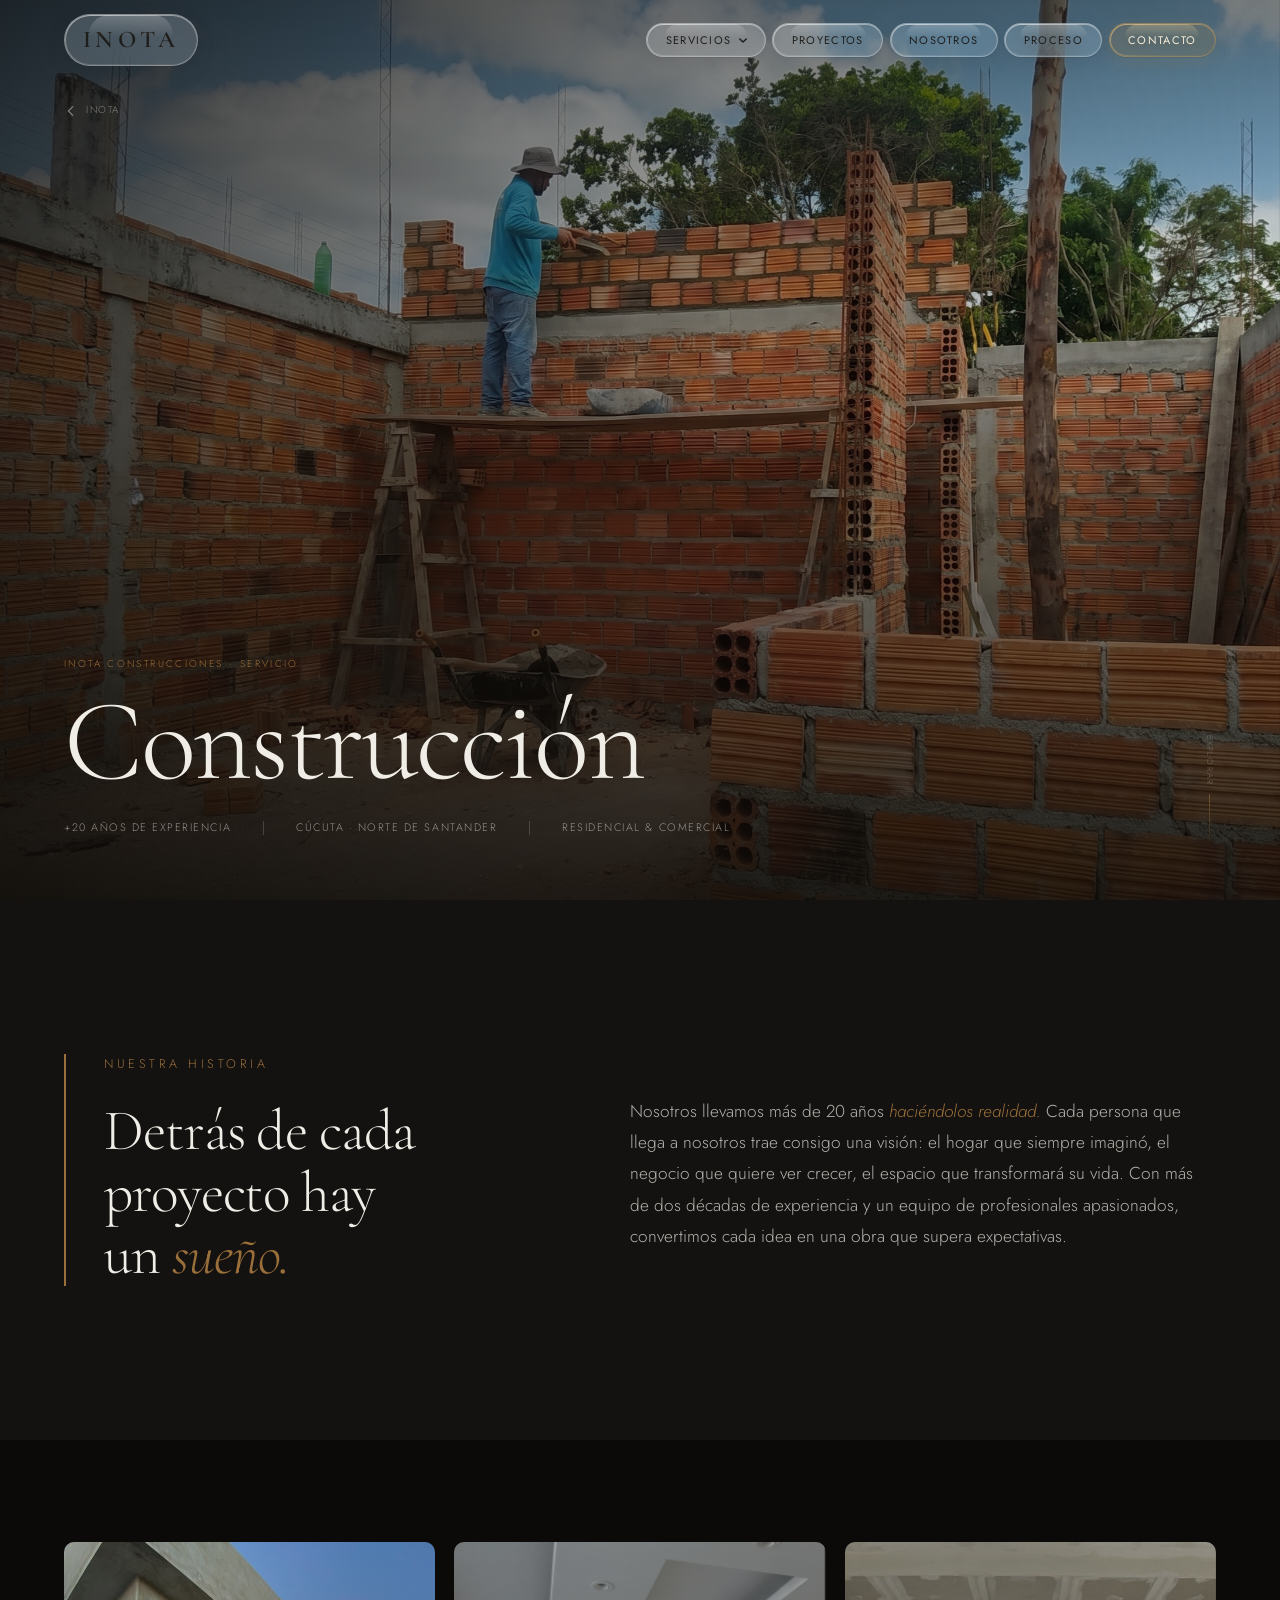
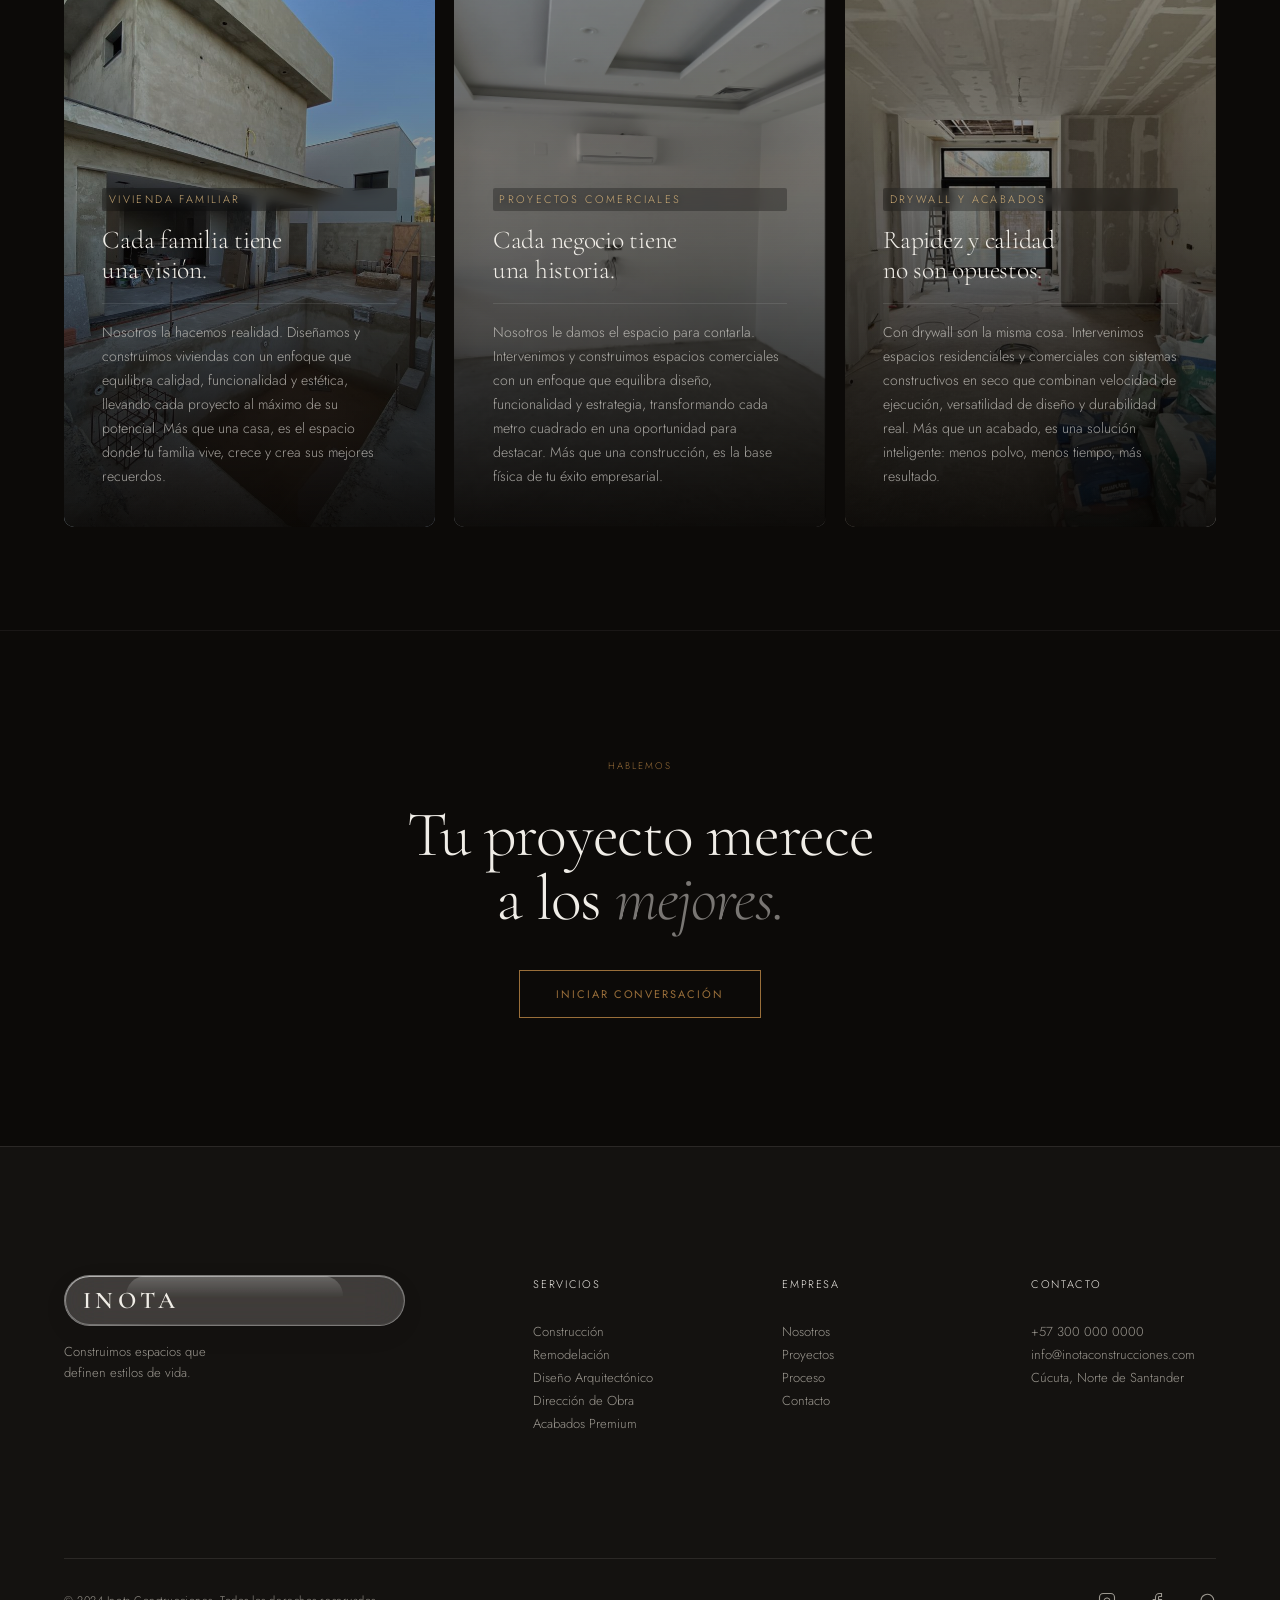
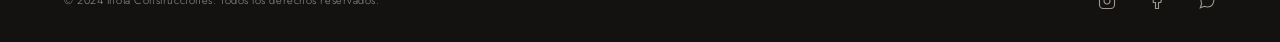
<file: servicios/construccion/index.html>
<!DOCTYPE html>
<html lang="es">
<head>
  <meta charset="UTF-8">
  <meta name="viewport" content="width=device-width, initial-scale=1.0">
  <meta name="description" content="Construcción residencial y comercial — Inota Construcciones. Más de 20 años edificando Norte de Santander con rigor, calidad y acabados premium.">
  <meta name="robots" content="index, follow">
  <meta property="og:title" content="Construcción — Inota Construcciones">
  <meta property="og:description" content="Detrás de cada proyecto hay un sueño — nosotros llevamos más de 20 años haciéndolos realidad.">
  <meta property="og:type" content="website">
  <title>Construcción — Inota Construcciones</title>
  <link rel="icon" href="data:image/svg+xml,<svg xmlns='http://www.w3.org/2000/svg' viewBox='0 0 100 100'><rect width='100' height='100' fill='%230a0908'/><text x='50' y='78' text-anchor='middle' font-size='72' fill='%23b5834a' font-family='Georgia,serif' font-weight='400'>I</text></svg>">
  <link rel="preconnect" href="https://fonts.googleapis.com">
  <link rel="preconnect" href="https://fonts.gstatic.com" crossorigin>
  <link href="https://fonts.googleapis.com/css2?family=Cormorant+Garamond:ital,wght@0,300;0,400;0,600;1,300;1,400&family=Jost:wght@300;400;500&display=swap" rel="stylesheet">
  <link rel="stylesheet" href="../../css/styles.css">
  <link rel="stylesheet" href="style.css">
</head>
<body class="constr-page">

  <!-- ============================================================
       HEADER / NAV (idéntico al principal — rutas absolutas)
  ============================================================ -->
  <header id="site-header" role="banner">
    <nav class="nav" aria-label="Navegación principal">
      <a href="/" class="logo" aria-label="Inota Construcciones — inicio">INOTA</a>

      <ul class="nav__links" role="list">
        <li class="nav__item--dropdown">
          <a href="/#servicios" class="nav__dropdown-trigger" aria-haspopup="true" aria-expanded="false">
            Servicios
            <svg class="nav__dropdown-chevron" viewBox="0 0 10 6" fill="none" stroke="currentColor" stroke-width="1.8" stroke-linecap="round" stroke-linejoin="round" aria-hidden="true"><path d="M1 1l4 4 4-4"/></svg>
          </a>
          <ul class="nav__dropdown" role="menu" aria-label="Servicios">
            <li><a href="/servicios/construccion/" class="nav__dropdown-item nav__dropdown-item--highlight" role="menuitem">Construcción</a></li>
            <li><a href="/servicios/remodelacion/" class="nav__dropdown-item" role="menuitem">Remodelación</a></li>
            <li><a href="/#servicios" class="nav__dropdown-item" role="menuitem">Carpintería</a></li>
            <li><a href="/#servicios" class="nav__dropdown-item" role="menuitem">Diseño interior</a></li>
          </ul>
        </li>
        <li><a href="/#proyectos">Proyectos</a></li>
        <li><a href="/#nosotros">Nosotros</a></li>
        <li><a href="/#proceso">Proceso</a></li>
        <li><a href="/#contacto" class="nav__cta">Contacto</a></li>
      </ul>

      <button class="hamburger" aria-label="Abrir menú" aria-expanded="false" aria-controls="mobile-menu">
        <span></span>
        <span></span>
        <span></span>
      </button>
    </nav>

    <!-- Mobile menu -->
    <div id="mobile-menu" class="mobile-menu" role="dialog" aria-label="Menú de navegación" aria-hidden="true">
      <button class="mobile-close" aria-label="Cerrar menú">
        <svg viewBox="0 0 24 24" fill="none" stroke="currentColor" stroke-width="1.5" stroke-linecap="round" aria-hidden="true"><line x1="5" y1="5" x2="19" y2="19"/><line x1="19" y1="5" x2="5" y2="19"/></svg>
      </button>
      <ul role="list">
        <li class="mobile-menu__group">
          <button class="mobile-menu__toggle" aria-expanded="false" aria-controls="mobile-servicios-sub">
            Servicios
            <svg class="mobile-menu__chevron" viewBox="0 0 10 6" fill="none" stroke="currentColor" stroke-width="1.8" stroke-linecap="round" stroke-linejoin="round" aria-hidden="true"><path d="M1 1l4 4 4-4"/></svg>
          </button>
          <ul class="mobile-menu__sub" id="mobile-servicios-sub" aria-hidden="true">
            <li><a href="/servicios/construccion/">Construcción</a></li>
            <li><a href="/servicios/remodelacion/">Remodelación</a></li>
            <li><a href="/#servicios">Carpintería</a></li>
            <li><a href="/#servicios">Diseño interior</a></li>
          </ul>
        </li>
        <li><a href="/#proyectos">Proyectos</a></li>
        <li><a href="/#nosotros">Nosotros</a></li>
        <li><a href="/#proceso">Proceso</a></li>
        <li><a href="/#contacto">Contacto</a></li>
      </ul>
    </div>
  </header>

  <!-- Back link (visible en desktop sobre el hero) -->
  <a href="/" class="constr-back" aria-label="Volver al inicio">
    <svg viewBox="0 0 16 16" fill="none" stroke="currentColor" stroke-width="1.5" stroke-linecap="round" stroke-linejoin="round" aria-hidden="true"><path d="M10 3L5 8l5 5"/></svg>
    Inota
  </a>

  <main>

    <!-- ============================================================
         HERO — Imagen principal + título
    ============================================================ -->
    <section class="constr-hero" aria-label="Construcción — Inota">

      <div class="constr-hero__slider" aria-hidden="true">
        <div class="constr-hero__slide is-active" style="background-image: url('../../Recursos/construccion/imagen principal 1.jpeg');"></div>
        <div class="constr-hero__slide" style="background-image: url('../../Recursos/construccion/imagen principal2.jpeg');"></div>
        <div class="constr-hero__slide" style="background-image: url('../../Recursos/construccion/imagen principal 3.jpeg');"></div>
      </div>
      <div class="constr-hero__overlay" aria-hidden="true"></div>

      <div class="constr-hero__content">
        <span class="constr-hero__eyebrow">Inota Construcciones · Servicio</span>
        <h1 class="constr-hero__title">Construcción</h1>
        <div class="constr-hero__meta">
          <span class="constr-hero__meta-item">+20 años de experiencia</span>
          <span class="constr-hero__meta-sep" aria-hidden="true"></span>
          <span class="constr-hero__meta-item">Cúcuta · Norte de Santander</span>
          <span class="constr-hero__meta-sep" aria-hidden="true"></span>
          <span class="constr-hero__meta-item">Residencial &amp; Comercial</span>
        </div>
      </div>

      <div class="constr-hero__scroll" aria-hidden="true">
        <span>Explorar</span>
        <div class="constr-hero__scroll-line"></div>
      </div>

    </section>

    <!-- ============================================================
         INTRO — Párrafo editorial
    ============================================================ -->
    <section class="constr-intro" aria-labelledby="constr-intro-heading">
      <div class="constr-intro__inner reveal-fade">
        <div class="constr-intro__left">
          <span class="constr-intro__label">Nuestra historia</span>
          <p class="constr-intro__lead" id="constr-intro-heading">
            Detrás de cada<br>proyecto hay<br>un <em>sueño.</em>
          </p>
        </div>
        <div class="constr-intro__right">
          <p class="constr-intro__text">
            Nosotros llevamos más de 20 años <em>haciéndolos realidad.</em>
            Cada persona que llega a nosotros trae consigo una visión: el hogar que siempre imaginó,
            el negocio que quiere ver crecer, el espacio que transformará su vida.
            Con más de dos décadas de experiencia y un equipo de profesionales apasionados,
            convertimos cada idea en una obra que supera expectativas.
          </p>
        </div>
      </div>
    </section>

    <!-- ============================================================
         CARDS — 3 servicios con imagen de fondo
    ============================================================ -->
    <section class="constr-cards" aria-label="Nuestros servicios de construcción">
      <div class="constr-cards__grid">

        <article class="constr-card reveal-up" aria-labelledby="svc-familiar-heading">
          <div class="constr-card__bg" style="background-image: url('../../Recursos/construccion/familiar.jpg');"></div>
          <div class="constr-card__overlay" aria-hidden="true"></div>
          <div class="constr-card__content">
            <span class="constr-card__label">Vivienda familiar</span>
            <h2 class="constr-card__title" id="svc-familiar-heading">Cada familia tiene<br>una visión.</h2>
            <p class="constr-card__desc">
              Nosotros la hacemos realidad. Diseñamos y construimos viviendas con un enfoque que equilibra
              calidad, funcionalidad y estética, llevando cada proyecto al máximo de su potencial.
              Más que una casa, es el espacio donde tu familia vive, crece y crea sus mejores recuerdos.
            </p>
          </div>
        </article>

        <article class="constr-card reveal-up" style="--reveal-delay: 100ms" aria-labelledby="svc-comercial-heading">
          <div class="constr-card__bg" style="background-image: url('../../Recursos/construccion/comercial.jpeg');"></div>
          <div class="constr-card__overlay" aria-hidden="true"></div>
          <div class="constr-card__content">
            <span class="constr-card__label">Proyectos comerciales</span>
            <h2 class="constr-card__title" id="svc-comercial-heading">Cada negocio tiene<br>una historia.</h2>
            <p class="constr-card__desc">
              Nosotros le damos el espacio para contarla. Intervenimos y construimos espacios comerciales
              con un enfoque que equilibra diseño, funcionalidad y estrategia, transformando cada metro
              cuadrado en una oportunidad para destacar. Más que una construcción, es la base física
              de tu éxito empresarial.
            </p>
          </div>
        </article>

        <article class="constr-card reveal-up" style="--reveal-delay: 200ms" aria-labelledby="svc-drywall-heading">
          <div class="constr-card__bg" style="background-image: url('../../Recursos/construccion/drywall.jpg');"></div>
          <div class="constr-card__overlay" aria-hidden="true"></div>
          <div class="constr-card__content">
            <span class="constr-card__label">Drywall y acabados</span>
            <h2 class="constr-card__title" id="svc-drywall-heading">Rapidez y calidad<br>no son opuestos.</h2>
            <p class="constr-card__desc">
              Con drywall son la misma cosa. Intervenimos espacios residenciales y comerciales con
              sistemas constructivos en seco que combinan velocidad de ejecución, versatilidad de
              diseño y durabilidad real. Más que un acabado, es una solución inteligente: menos polvo,
              menos tiempo, más resultado.
            </p>
          </div>
        </article>

      </div>
    </section>

    <!-- ============================================================
         CTA FINAL
    ============================================================ -->
    <section class="constr-cta" aria-labelledby="constr-cta-heading">
      <div class="constr-cta__inner reveal-fade">
        <span class="constr-cta__label">Hablemos</span>
        <h2 class="constr-cta__title" id="constr-cta-heading">
          Tu proyecto merece<br>a los <em>mejores.</em>
        </h2>
        <a href="/#contacto" class="btn btn--outline">Iniciar conversación</a>
      </div>
    </section>

  </main>

  <!-- ============================================================
       FOOTER
  ============================================================ -->
  <footer id="site-footer" role="contentinfo">
    <div class="footer__container">
      <div class="footer__top">
        <div class="footer__brand">
          <a href="/" class="logo footer__logo">INOTA</a>
          <p class="footer__tagline">Construimos espacios que<br>definen estilos de vida.</p>
        </div>

        <nav class="footer__nav" aria-label="Navegación del pie de página">
          <div class="footer__nav-col">
            <span class="footer__nav-heading">Servicios</span>
            <ul>
              <li><a href="/servicios/construccion/">Construcción</a></li>
              <li><a href="/#servicios">Remodelación</a></li>
              <li><a href="/#servicios">Diseño Arquitectónico</a></li>
              <li><a href="/#servicios">Dirección de Obra</a></li>
              <li><a href="/#servicios">Acabados Premium</a></li>
            </ul>
          </div>
          <div class="footer__nav-col">
            <span class="footer__nav-heading">Empresa</span>
            <ul>
              <li><a href="/#nosotros">Nosotros</a></li>
              <li><a href="/#proyectos">Proyectos</a></li>
              <li><a href="/#proceso">Proceso</a></li>
              <li><a href="/#contacto">Contacto</a></li>
            </ul>
          </div>
          <div class="footer__nav-col">
            <span class="footer__nav-heading">Contacto</span>
            <ul>
              <li><a href="tel:+573000000000">+57 300 000 0000</a></li>
              <li><a href="mailto:info@inotaconstrucciones.com">info@inotaconstrucciones.com</a></li>
              <li>Cúcuta, Norte de Santander</li>
            </ul>
          </div>
        </nav>
      </div>

      <div class="footer__bottom">
        <p class="footer__copy">&copy; 2024 Inota Construcciones. Todos los derechos reservados.</p>
        <div class="footer__social" aria-label="Redes sociales">
          <a href="#" aria-label="Instagram de Inota Construcciones">
            <svg viewBox="0 0 24 24" fill="none" stroke="currentColor" stroke-width="1.5"><rect x="2" y="2" width="20" height="20" rx="5" ry="5"/><path d="M16 11.37A4 4 0 1 1 12.63 8 4 4 0 0 1 16 11.37z"/><line x1="17.5" y1="6.5" x2="17.51" y2="6.5"/></svg>
          </a>
          <a href="#" aria-label="Facebook de Inota Construcciones">
            <svg viewBox="0 0 24 24" fill="none" stroke="currentColor" stroke-width="1.5"><path d="M18 2h-3a5 5 0 0 0-5 5v3H7v4h3v8h4v-8h3l1-4h-4V7a1 1 0 0 1 1-1h3z"/></svg>
          </a>
          <a href="#" aria-label="WhatsApp de Inota Construcciones">
            <svg viewBox="0 0 24 24" fill="none" stroke="currentColor" stroke-width="1.5"><path d="M21 11.5a8.38 8.38 0 0 1-.9 3.8 8.5 8.5 0 0 1-7.6 4.7 8.38 8.38 0 0 1-3.8-.9L3 21l1.9-5.7a8.38 8.38 0 0 1-.9-3.8 8.5 8.5 0 0 1 4.7-7.6 8.38 8.38 0 0 1 3.8-.9h.5a8.48 8.48 0 0 1 8 8v.5z"/></svg>
          </a>
        </div>
      </div>
    </div>
  </footer>

  <script src="../../js/main.js"></script>
  <script>
    (function () {
      var slides = document.querySelectorAll('.constr-hero__slide');
      if (slides.length < 2) return;
      var current = 0;
      var INTERVAL = 5500; // ms por slide
      var FADE = 1400;     // ms de crossfade (debe coincidir con CSS transition)

      function nextSlide() {
        slides[current].classList.remove('is-active');
        current = (current + 1) % slides.length;
        slides[current].classList.add('is-active');
      }

      setInterval(nextSlide, INTERVAL);
    })();
  </script>
</body>
</html>
</file>
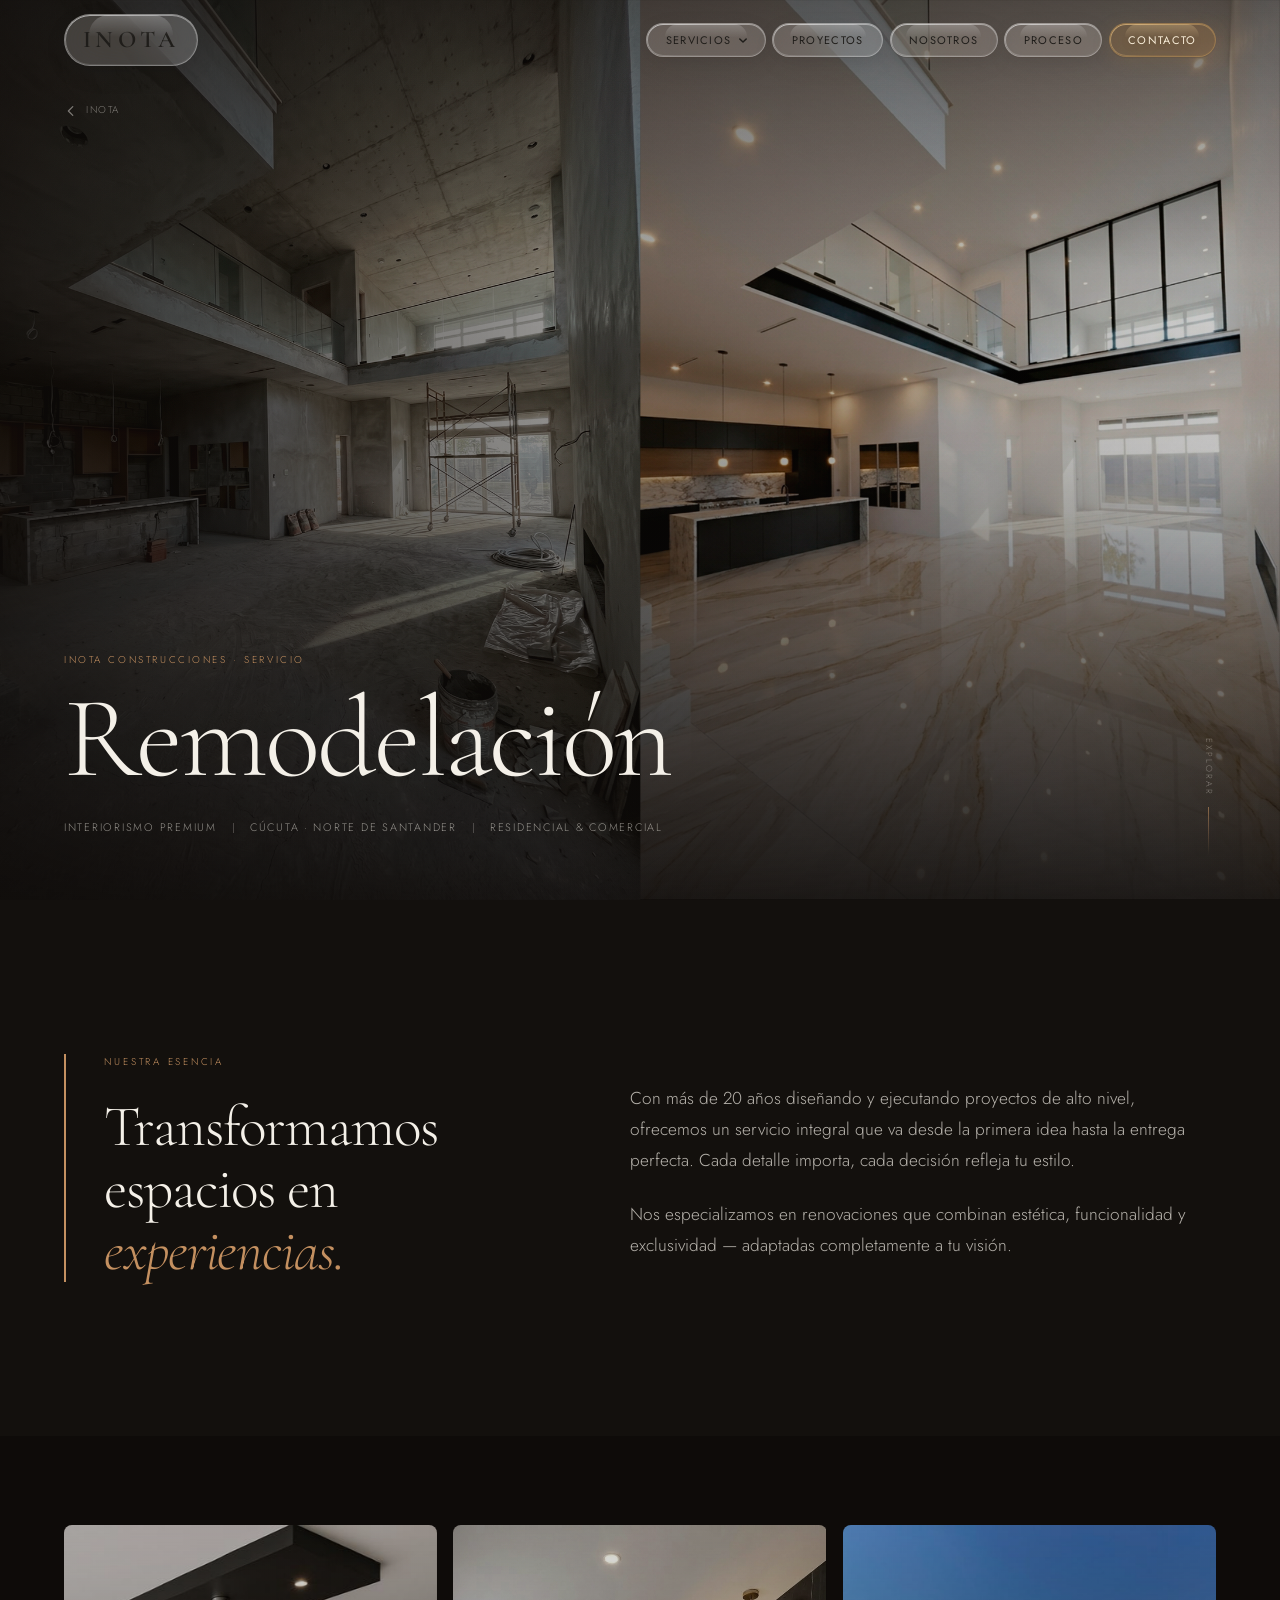
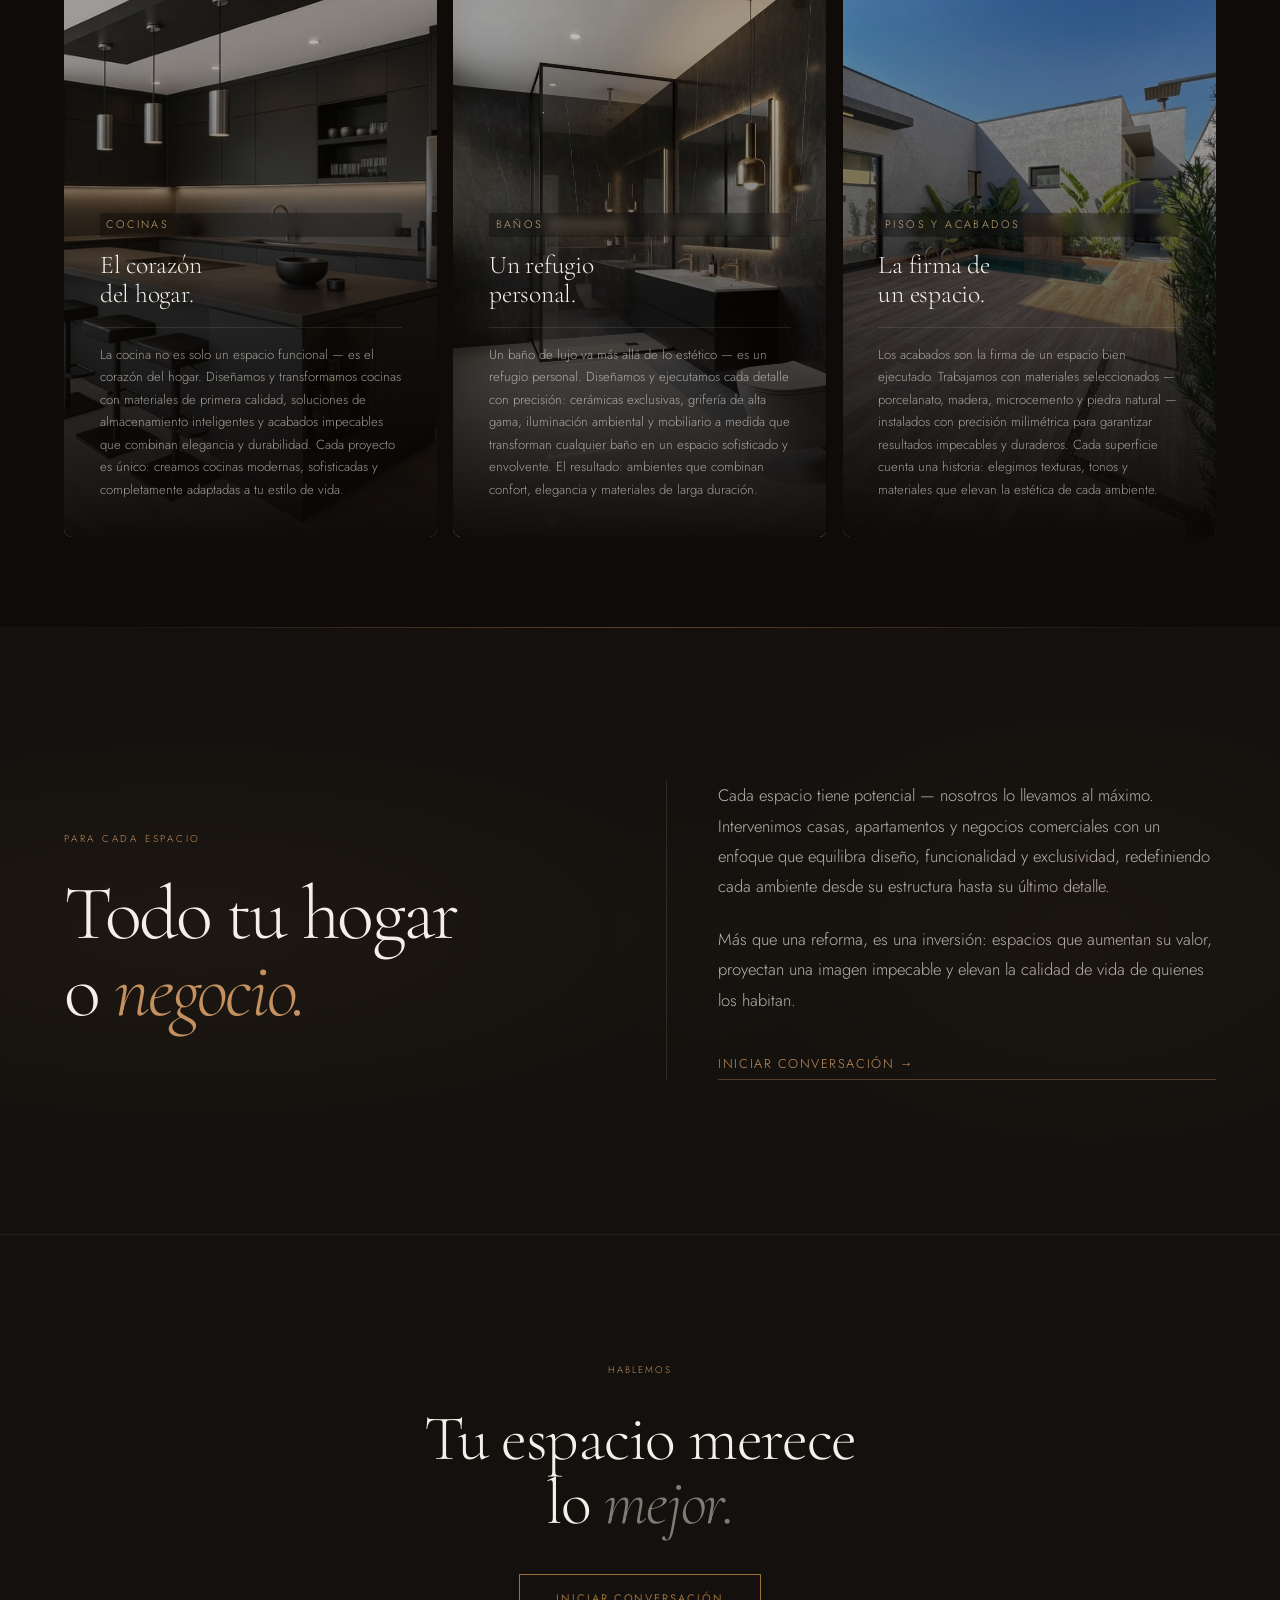
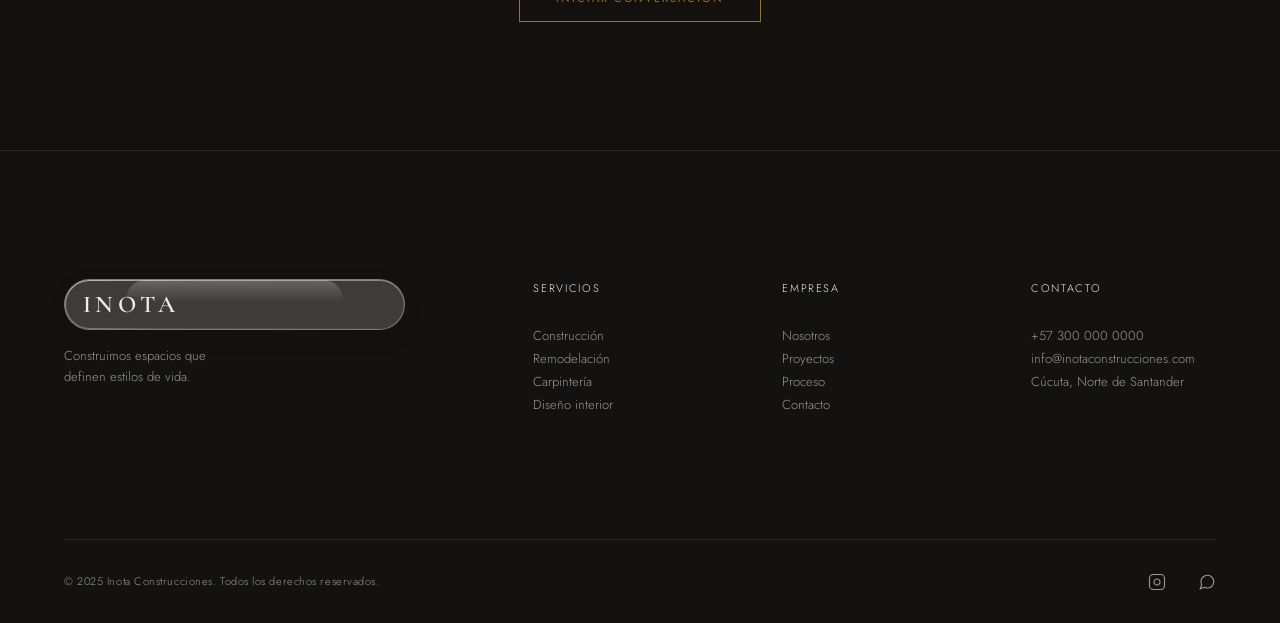
<file: servicios/remodelacion/index.html>
<!DOCTYPE html>
<html lang="es">
<head>
  <meta charset="UTF-8">
  <meta name="viewport" content="width=device-width, initial-scale=1.0">
  <meta name="description" content="Remodelación residencial y comercial — Inota Construcciones. Transformamos espacios en experiencias de alto nivel con más de 20 años de trayectoria.">
  <meta name="robots" content="index, follow">
  <meta property="og:title" content="Remodelación — Inota Construcciones">
  <meta property="og:description" content="Transformamos espacios en experiencias. Cocinas, baños, pisos, acabados y proyectos integrales con estética, funcionalidad y exclusividad.">
  <meta property="og:type" content="website">
  <title>Remodelación — Inota Construcciones</title>
  <link rel="icon" href="data:image/svg+xml,<svg xmlns='http://www.w3.org/2000/svg' viewBox='0 0 100 100'><rect width='100' height='100' fill='%230a0908'/><text x='50' y='78' text-anchor='middle' font-size='72' fill='%23b5834a' font-family='Georgia,serif' font-weight='400'>I</text></svg>">
  <link rel="preconnect" href="https://fonts.googleapis.com">
  <link rel="preconnect" href="https://fonts.gstatic.com" crossorigin>
  <link href="https://fonts.googleapis.com/css2?family=Cormorant+Garamond:ital,wght@0,300;0,400;0,600;1,300;1,400&family=Jost:wght@300;400;500&display=swap" rel="stylesheet">
  <link rel="stylesheet" href="../../css/styles.css">
  <link rel="stylesheet" href="style.css">
</head>
<body class="remod-page">

  <!-- ============================================================
       HEADER / NAV
  ============================================================ -->
  <header id="site-header" role="banner">
    <nav class="nav" aria-label="Navegación principal">
      <a href="/" class="logo" aria-label="Inota Construcciones — inicio">INOTA</a>

      <ul class="nav__links" role="list">
        <li class="nav__item--dropdown">
          <a href="/#servicios" class="nav__dropdown-trigger" aria-haspopup="true" aria-expanded="false">
            Servicios
            <svg class="nav__dropdown-chevron" viewBox="0 0 10 6" fill="none" stroke="currentColor" stroke-width="1.8" stroke-linecap="round" stroke-linejoin="round" aria-hidden="true"><path d="M1 1l4 4 4-4"/></svg>
          </a>
          <ul class="nav__dropdown" role="menu" aria-label="Servicios">
            <li><a href="/servicios/construccion/" class="nav__dropdown-item" role="menuitem">Construcción</a></li>
            <li><a href="/servicios/remodelacion/" class="nav__dropdown-item nav__dropdown-item--highlight" role="menuitem">Remodelación</a></li>
            <li><a href="/#servicios" class="nav__dropdown-item" role="menuitem">Carpintería</a></li>
            <li><a href="/#servicios" class="nav__dropdown-item" role="menuitem">Diseño interior</a></li>
          </ul>
        </li>
        <li><a href="/#proyectos">Proyectos</a></li>
        <li><a href="/#nosotros">Nosotros</a></li>
        <li><a href="/#proceso">Proceso</a></li>
        <li><a href="/#contacto" class="nav__cta">Contacto</a></li>
      </ul>

      <button class="hamburger" aria-label="Abrir menú" aria-expanded="false" aria-controls="mobile-menu">
        <span></span><span></span><span></span>
      </button>
    </nav>

    <div id="mobile-menu" class="mobile-menu" role="dialog" aria-label="Menú de navegación" aria-hidden="true">
      <button class="mobile-close" aria-label="Cerrar menú">
        <svg viewBox="0 0 24 24" fill="none" stroke="currentColor" stroke-width="1.5" stroke-linecap="round" aria-hidden="true"><line x1="5" y1="5" x2="19" y2="19"/><line x1="19" y1="5" x2="5" y2="19"/></svg>
      </button>
      <ul role="list">
        <li class="mobile-menu__group">
          <button class="mobile-menu__toggle" aria-expanded="false" aria-controls="mobile-servicios-sub">
            Servicios
            <svg class="mobile-menu__chevron" viewBox="0 0 10 6" fill="none" stroke="currentColor" stroke-width="1.8" stroke-linecap="round" stroke-linejoin="round" aria-hidden="true"><path d="M1 1l4 4 4-4"/></svg>
          </button>
          <ul class="mobile-menu__sub" id="mobile-servicios-sub" aria-hidden="true">
            <li><a href="/servicios/construccion/">Construcción</a></li>
            <li><a href="/servicios/remodelacion/">Remodelación</a></li>
            <li><a href="/#servicios">Carpintería</a></li>
            <li><a href="/#servicios">Diseño interior</a></li>
          </ul>
        </li>
        <li><a href="/#proyectos">Proyectos</a></li>
        <li><a href="/#nosotros">Nosotros</a></li>
        <li><a href="/#proceso">Proceso</a></li>
        <li><a href="/#contacto">Contacto</a></li>
      </ul>
    </div>
  </header>

  <a href="/" class="constr-back" aria-label="Volver al inicio">
    <svg viewBox="0 0 16 16" fill="none" stroke="currentColor" stroke-width="1.5" stroke-linecap="round" stroke-linejoin="round" aria-hidden="true"><path d="M10 3L5 8l5 5"/></svg>
    Inota
  </a>

  <main>

    <!-- ============================================================
         HERO — Portada antes/después con Ken Burns elegante
    ============================================================ -->
    <section class="remod-hero" aria-label="Remodelación — Inota">
      <div class="remod-hero__bg" style="background-image: url('../../Recursos/remodelacion/Portada.png');" aria-hidden="true"></div>
      <div class="remod-hero__overlay" aria-hidden="true"></div>

      <div class="remod-hero__content">
        <span class="remod-hero__eyebrow">Inota Construcciones · Servicio</span>
        <h1 class="remod-hero__title">Remodelación</h1>
        <div class="remod-hero__meta">
          <span class="remod-hero__meta-item">Interiorismo premium</span>
          <span class="remod-hero__meta-sep" aria-hidden="true"></span>
          <span class="remod-hero__meta-item">Cúcuta · Norte de Santander</span>
          <span class="remod-hero__meta-sep" aria-hidden="true"></span>
          <span class="remod-hero__meta-item">Residencial &amp; Comercial</span>
        </div>
      </div>

      <div class="remod-hero__scroll" aria-hidden="true">
        <span>Explorar</span>
        <div class="remod-hero__scroll-line"></div>
      </div>
    </section>

    <!-- ============================================================
         INTRO — Editorial asimétrico
    ============================================================ -->
    <section class="remod-intro" aria-label="Introducción">
      <div class="remod-intro__inner reveal-fade">
        <div class="remod-intro__left">
          <span class="remod-intro__label">Nuestra esencia</span>
          <p class="remod-intro__lead">
            Transformamos<br>espacios en<br><em>experiencias.</em>
          </p>
        </div>
        <div class="remod-intro__right">
          <p class="remod-intro__text">
            Con más de 20 años diseñando y ejecutando proyectos de alto nivel, ofrecemos un servicio integral que va desde la primera idea hasta la entrega perfecta. Cada detalle importa, cada decisión refleja tu estilo.
          </p>
          <p class="remod-intro__text">
            Nos especializamos en renovaciones que combinan estética, funcionalidad y exclusividad — adaptadas completamente a tu visión.
          </p>
        </div>
      </div>
    </section>

    <!-- ============================================================
         CARDS — Cocinas / Baños / Pisos y Acabados
    ============================================================ -->
    <section class="remod-cards" aria-label="Servicios de remodelación">
      <div class="remod-cards__grid">

        <article class="remod-card reveal-up" aria-labelledby="svc-cocinas-heading">
          <div class="remod-card__bg" style="background-image: url('../../Recursos/remodelacion/cocina.jpg');"></div>
          <div class="remod-card__overlay" aria-hidden="true"></div>
          <div class="remod-card__content">
            <span class="remod-card__label">Cocinas</span>
            <h2 class="remod-card__title" id="svc-cocinas-heading">El corazón<br>del hogar.</h2>
            <p class="remod-card__desc">
              La cocina no es solo un espacio funcional — es el corazón del hogar. Diseñamos y transformamos cocinas con materiales de primera calidad, soluciones de almacenamiento inteligentes y acabados impecables que combinan elegancia y durabilidad. Cada proyecto es único: creamos cocinas modernas, sofisticadas y completamente adaptadas a tu estilo de vida.
            </p>
          </div>
        </article>

        <article class="remod-card reveal-up" style="--reveal-delay: 110ms" aria-labelledby="svc-banos-heading">
          <div class="remod-card__bg" style="background-image: url('../../Recursos/remodelacion/baño.jpeg');"></div>
          <div class="remod-card__overlay" aria-hidden="true"></div>
          <div class="remod-card__content">
            <span class="remod-card__label">Baños</span>
            <h2 class="remod-card__title" id="svc-banos-heading">Un refugio<br>personal.</h2>
            <p class="remod-card__desc">
              Un baño de lujo va más allá de lo estético — es un refugio personal. Diseñamos y ejecutamos cada detalle con precisión: cerámicas exclusivas, grifería de alta gama, iluminación ambiental y mobiliario a medida que transforman cualquier baño en un espacio sofisticado y envolvente. El resultado: ambientes que combinan confort, elegancia y materiales de larga duración.
            </p>
          </div>
        </article>

        <article class="remod-card reveal-up" style="--reveal-delay: 220ms" aria-labelledby="svc-pisos-heading">
          <div class="remod-card__bg" style="background-image: url('../../Recursos/remodelacion/pisos y acabdos.jpg');"></div>
          <div class="remod-card__overlay" aria-hidden="true"></div>
          <div class="remod-card__content">
            <span class="remod-card__label">Pisos y acabados</span>
            <h2 class="remod-card__title" id="svc-pisos-heading">La firma de<br>un espacio.</h2>
            <p class="remod-card__desc">
              Los acabados son la firma de un espacio bien ejecutado. Trabajamos con materiales seleccionados — porcelanato, madera, microcemento y piedra natural — instalados con precisión milimétrica para garantizar resultados impecables y duraderos. Cada superficie cuenta una historia: elegimos texturas, tonos y materiales que elevan la estética de cada ambiente.
            </p>
          </div>
        </article>

      </div>
    </section>

    <!-- ============================================================
         CIERRE — Todo tu hogar o negocio (editorial oscuro)
    ============================================================ -->
    <section class="remod-full reveal-fade" aria-labelledby="remod-full-heading">
      <div class="remod-full__bg" aria-hidden="true"></div>
      <div class="remod-full__inner">
        <div class="remod-full__left">
          <span class="remod-full__label">Para cada espacio</span>
          <h2 class="remod-full__title" id="remod-full-heading">
            Todo tu hogar<br>o <em>negocio.</em>
          </h2>
        </div>
        <div class="remod-full__right">
          <p class="remod-full__text">
            Cada espacio tiene potencial — nosotros lo llevamos al máximo. Intervenimos casas, apartamentos y negocios comerciales con un enfoque que equilibra diseño, funcionalidad y exclusividad, redefiniendo cada ambiente desde su estructura hasta su último detalle.
          </p>
          <p class="remod-full__text">
            Más que una reforma, es una inversión: espacios que aumentan su valor, proyectan una imagen impecable y elevan la calidad de vida de quienes los habitan.
          </p>
          <a href="/#contacto" class="remod-full__cta">Iniciar conversación →</a>
        </div>
      </div>
    </section>

    <!-- ============================================================
         CTA FINAL
    ============================================================ -->
    <section class="constr-cta" aria-labelledby="remod-cta-heading">
      <div class="constr-cta__inner reveal-fade">
        <span class="constr-cta__label">Hablemos</span>
        <h2 class="constr-cta__title" id="remod-cta-heading">
          Tu espacio merece<br>lo <em>mejor.</em>
        </h2>
        <a href="/#contacto" class="btn btn--outline">Iniciar conversación</a>
      </div>
    </section>

  </main>

  <!-- ============================================================
       FOOTER
  ============================================================ -->
  <footer id="site-footer" role="contentinfo">
    <div class="footer__container">
      <div class="footer__top">
        <div class="footer__brand">
          <a href="/" class="logo footer__logo">INOTA</a>
          <p class="footer__tagline">Construimos espacios que<br>definen estilos de vida.</p>
        </div>

        <nav class="footer__nav" aria-label="Navegación del pie de página">
          <div class="footer__nav-col">
            <span class="footer__nav-heading">Servicios</span>
            <ul>
              <li><a href="/servicios/construccion/">Construcción</a></li>
              <li><a href="/servicios/remodelacion/">Remodelación</a></li>
              <li><a href="/#servicios">Carpintería</a></li>
              <li><a href="/#servicios">Diseño interior</a></li>
            </ul>
          </div>
          <div class="footer__nav-col">
            <span class="footer__nav-heading">Empresa</span>
            <ul>
              <li><a href="/#nosotros">Nosotros</a></li>
              <li><a href="/#proyectos">Proyectos</a></li>
              <li><a href="/#proceso">Proceso</a></li>
              <li><a href="/#contacto">Contacto</a></li>
            </ul>
          </div>
          <div class="footer__nav-col">
            <span class="footer__nav-heading">Contacto</span>
            <ul>
              <li><a href="tel:+573000000000">+57 300 000 0000</a></li>
              <li><a href="mailto:info@inotaconstrucciones.com">info@inotaconstrucciones.com</a></li>
              <li>Cúcuta, Norte de Santander</li>
            </ul>
          </div>
        </nav>
      </div>

      <div class="footer__bottom">
        <p class="footer__copy">© 2025 Inota Construcciones. Todos los derechos reservados.</p>
        <div class="footer__social">
          <a href="#" aria-label="Instagram de Inota Construcciones">
            <svg viewBox="0 0 24 24" fill="none" stroke="currentColor" stroke-width="1.5"><rect x="2" y="2" width="20" height="20" rx="5" ry="5"/><path d="M16 11.37A4 4 0 1 1 12.63 8 4 4 0 0 1 16 11.37z"/><line x1="17.5" y1="6.5" x2="17.51" y2="6.5"/></svg>
          </a>
          <a href="#" aria-label="WhatsApp de Inota Construcciones">
            <svg viewBox="0 0 24 24" fill="none" stroke="currentColor" stroke-width="1.5"><path d="M21 11.5a8.38 8.38 0 0 1-.9 3.8 8.5 8.5 0 0 1-7.6 4.7 8.38 8.38 0 0 1-3.8-.9L3 21l1.9-5.7a8.38 8.38 0 0 1-.9-3.8 8.5 8.5 0 0 1 4.7-7.6 8.38 8.38 0 0 1 3.8-.9h.5a8.48 8.48 0 0 1 8 8v.5z"/></svg>
          </a>
        </div>
      </div>
    </div>
  </footer>

  <script src="../../js/main.js"></script>
</body>
</html>
</file>
<file: css/styles.css>
/* =============================================================
   INOTA CONSTRUCCIONES — styles.css  v2
   Rediseño: dual-tone arquitectónico (claro/oscuro)
   Tipografía: Cormorant Garamond (display) + Jost (body)
   Referencia estética: estudio de arquitectura premium
============================================================= */

/* ─── 1. CUSTOM PROPERTIES ─────────────────────────────────── */
:root {
  /* Paleta dual-tone */
  --color-light:        #f5f2ec;   /* fondo crema — secciones claras */
  --color-white:        #ffffff;   /* blanco puro — proyectos */
  --color-dark:         #141210;   /* negro cálido — hero, proceso, contacto, footer */
  --color-dark-soft:    #1c1a17;   /* variante suave de oscuro */

  /* Texto */
  --color-text:         #1f1d1a;   /* texto principal sobre fondo claro */
  --color-text-muted:   #6b6760;   /* texto secundario sobre fondo claro */
  --color-bone:         #f0ede7;   /* texto sobre fondo oscuro */
  --color-bone-muted:   #9c9890;   /* texto secundario sobre fondo oscuro */

  /* Acento — usado con moderación */
  --color-copper:       #9a6f3a;   /* cobre sobrio — solo botones y 2 detalles */
  --color-copper-dark:  #7a5828;
  --color-copper-dim:   rgba(154, 111, 58, 0.15);

  /* Líneas divisoras contextuales */
  --color-line-light:   rgba(31, 29, 26, 0.11);   /* sobre fondo claro */
  --color-line-dark:    rgba(240, 237, 231, 0.10); /* sobre fondo oscuro */

  /* Tipografía */
  --font-display: 'Cormorant Garamond', Georgia, 'Times New Roman', serif;
  --font-body:    'Jost', 'Helvetica Neue', Arial, sans-serif;

  /* Escala tipográfica */
  --text-xs:   0.6875rem;  /* 11px */
  --text-sm:   0.8125rem;  /* 13px */
  --text-base: 1rem;       /* 16px */
  --text-lg:   1.25rem;    /* 20px */
  --text-xl:   1.5rem;     /* 24px */
  --text-2xl:  2rem;       /* 32px */
  --text-3xl:  3rem;       /* 48px */
  --text-4xl:  4.5rem;     /* 72px */
  --text-5xl:  7rem;       /* 112px */

  /* Espaciado */
  --space-xs:  0.5rem;
  --space-sm:  1rem;
  --space-md:  2rem;
  --space-lg:  4rem;
  --space-xl:  8rem;
  --space-2xl: 12rem;

  /* Curvas de movimiento */
  --ease-out-expo: cubic-bezier(0.16, 1, 0.3, 1);
  --ease-smooth:   cubic-bezier(0.25, 0.46, 0.45, 0.94);

  /* Duraciones */
  --dur-fast:  250ms;
  --dur-base:  500ms;
  --dur-slow:  800ms;
  --dur-xslow: 1300ms;

  /* Layout */
  --container-max: 1440px;
  --container-pad: clamp(1.5rem, 5vw, 5rem);

  /* Header */
  --header-h: 80px;
}

/* ─── 2. RESET BASE ─────────────────────────────────────────── */
*, *::before, *::after {
  box-sizing: border-box;
  margin: 0;
  padding: 0;
}

html {
  scroll-behavior: smooth;
  font-size: 16px;
  -webkit-text-size-adjust: 100%;
}

body {
  background-color: var(--color-light);
  color: var(--color-text);
  font-family: var(--font-body);
  font-weight: 300;
  line-height: 1.65;
  overflow-x: hidden;
  -webkit-font-smoothing: antialiased;
  -moz-osx-font-smoothing: grayscale;
}

img {
  display: block;
  width: 100%;
  height: 100%;
  object-fit: cover;
}

a { color: inherit; text-decoration: none; }
ul, ol { list-style: none; }

button {
  cursor: pointer;
  background: none;
  border: none;
  font-family: inherit;
}

input, select, textarea {
  font-family: inherit;
  font-size: inherit;
}

/* ─── 3. TIPOGRAFÍA ─────────────────────────────────────────── */
h1, h2, h3, h4 {
  font-family: var(--font-display);
  font-weight: 300;
  line-height: 1.05;
  letter-spacing: -0.015em;
}

h2 em, h1 em {
  font-style: italic;
  color: var(--color-text-muted);
}

p { line-height: 1.75; }

/* ─── 4. LAYOUT PRIMITIVOS ──────────────────────────────────── */
.section__container {
  max-width: var(--container-max);
  margin: 0 auto;
  padding: var(--space-xl) var(--container-pad);
}

.section__header {
  margin-bottom: var(--space-lg);
}

.section__label {
  display: block;
  font-family: var(--font-body);
  font-size: var(--text-xs);
  letter-spacing: 0.12em;
  text-transform: uppercase;
  color: var(--color-text-muted);
  margin-bottom: var(--space-sm);
}

/* Label sobre fondo oscuro */
.on-dark .section__label,
#proceso .section__label,
#contacto .section__label {
  color: var(--color-bone-muted);
}

.section__title {
  font-size: clamp(var(--text-2xl), 4vw, var(--text-4xl));
  font-weight: 300;
  max-width: 600px;
  color: var(--color-text);
}

/* ─── 5. ANIMACIONES ────────────────────────────────────────── */
.reveal-fade {
  opacity: 0;
  transition: opacity var(--dur-slow) var(--ease-out-expo) var(--reveal-delay, 0ms);
}
.reveal-fade.is-visible { opacity: 1; }

.reveal-up {
  opacity: 0;
  transform: translateY(30px);
  transition:
    opacity var(--dur-slow) var(--ease-out-expo) var(--reveal-delay, 0ms),
    transform var(--dur-slow) var(--ease-out-expo) var(--reveal-delay, 0ms);
}
.reveal-up.is-visible { opacity: 1; transform: translateY(0); }

/* Línea de texto — sube desde abajo */
.reveal-line {
  display: block;
  overflow: hidden;
}
.reveal-line > span {
  display: block;
  transform: translateY(105%);
  transition: transform var(--dur-slow) var(--ease-out-expo) var(--reveal-delay, 0ms);
}
.reveal-line.is-visible > span { transform: translateY(0); }

/* ─── 6. BOTONES ────────────────────────────────────────────── */
.btn {
  display: inline-flex;
  align-items: center;
  gap: 0.625rem;
  font-family: var(--font-body);
  font-size: var(--text-xs);
  font-weight: 400;
  letter-spacing: 0.18em;
  text-transform: uppercase;
  padding: 0.875rem 2.25rem;
  transition: all var(--dur-base) var(--ease-out-expo);
  white-space: nowrap;
}

.btn--outline {
  border: 1px solid var(--color-copper);
  color: var(--color-copper);
  background: transparent;
}
.btn--outline:hover {
  background: var(--color-copper);
  color: var(--color-dark);
}

.btn--copper {
  background: var(--color-copper);
  color: var(--color-dark);
  font-weight: 500;
}
.btn--copper:hover { background: var(--color-copper-dark); }

.btn--text {
  border: none;
  border-bottom: 1px solid var(--color-text-muted);
  color: var(--color-text-muted);
  padding: 0;
  padding-bottom: 4px;
  font-size: var(--text-xs);
  letter-spacing: 0.12em;
  transition: color var(--dur-fast), border-color var(--dur-fast);
}
.btn--text:hover {
  color: var(--color-text);
  border-bottom-color: var(--color-text);
}

.btn__icon {
  width: 16px;
  height: 16px;
  flex-shrink: 0;
  transition: transform var(--dur-base) var(--ease-out-expo);
}
.btn--copper:hover .btn__icon { transform: translateX(4px); }

/* ─── 7. HEADER / NAV — iOS Liquid Glass Pills ──────────────── */

/*
  TUNING rápido:
  · Más blur       → blur(22px) a blur(30px)
  · Más opaco      → background alpha 0.10 a 0.22
  · Borde más vivo → ::before gradient alpha 0.45 a 0.65
  · Más sombra     → shadow rgba(0,0,0,0.06) a rgba(0,0,0,0.12)
*/

/* El header es solo un contenedor de posicionamiento — siempre transparente */
#site-header {
  position: fixed;
  top: 0; left: 0; right: 0;
  z-index: 1000;
  height: var(--header-h);
}

.nav {
  display: flex;
  align-items: center;
  height: 100%;
  max-width: var(--container-max);
  margin: 0 auto;
  padding: 0 var(--container-pad);
}

/* ── MIXIN GLASS — compartido por logo y nav links ───────────── */
/* Se aplica en .logo y .nav__links a individualmente abajo */

/* ── LOGO — cápsula de cristal izquierda ─────────────────────── */
.logo {
  font-family: var(--font-display);
  font-size: var(--text-xl);
  font-weight: 600;
  letter-spacing: 0.2em;
  flex-shrink: 0;
  display: inline-flex;
  align-items: center;
  padding: 0.3rem 1.1rem;
  border-radius: 100px;
  position: relative;
  /* Glass — translúcido con blur real */
  backdrop-filter: blur(22px) saturate(180%) brightness(1.02);
  -webkit-backdrop-filter: blur(22px) saturate(180%) brightness(1.02);
  background: rgba(255, 255, 255, 0.18);
  border: 1px solid rgba(255, 255, 255, 0.32);
  box-shadow:
    0 1px 1px rgba(0, 0, 0, 0.04),
    0 4px 18px rgba(0, 0, 0, 0.06),
    0 8px 32px rgba(0, 0, 0, 0.04),
    inset 0 1px 0 rgba(255, 255, 255, 0.36);
  color: var(--color-text);
  transition:
    background 0.25s var(--ease-smooth),
    box-shadow 0.25s var(--ease-smooth),
    color 0.2s,
    transform 0.2s var(--ease-smooth);
}
/* Borde de cristal degradado — luz esquina superior izquierda */
.logo::before {
  content: '';
  position: absolute; inset: 0;
  border-radius: 100px;
  padding: 1px;
  background: linear-gradient(
    135deg,
    rgba(255, 255, 255, 0.45) 0%,
    rgba(255, 255, 255, 0.12) 40%,
    rgba(255, 255, 255, 0.04) 100%
  );
  -webkit-mask: linear-gradient(#fff 0 0) content-box, linear-gradient(#fff 0 0);
  -webkit-mask-composite: xor;
  mask-composite: exclude;
  pointer-events: none;
}
/* Reflejo especular superior */
.logo::after {
  content: '';
  position: absolute;
  top: 0; left: 18%; right: 18%;
  height: 44%;
  border-radius: 100px 100px 55% 55%;
  background: linear-gradient(to bottom, rgba(255, 255, 255, 0.22), transparent);
  pointer-events: none;
}
.logo:hover {
  color: var(--color-copper);
  background: rgba(255, 255, 255, 0.16);
  transform: scale(1.03);
  box-shadow:
    0 2px 4px rgba(0, 0, 0, 0.05),
    0 6px 24px rgba(0, 0, 0, 0.08),
    0 12px 40px rgba(0, 0, 0, 0.05),
    inset 0 1px 0 rgba(255, 255, 255, 0.36);
}

/* ── LINKS — cluster de cápsulas individuales ────────────────── */
.nav__links {
  display: flex;
  align-items: center;
  gap: 0.4rem;
  margin-left: auto;
}

.nav__links a {
  font-family: var(--font-body);
  font-size: var(--text-xs);
  font-weight: 400;
  letter-spacing: 0.12em;
  text-transform: uppercase;
  display: inline-flex;
  align-items: center;
  padding: 0.45rem 1.15rem;
  border-radius: 100px;
  position: relative;
  /* Glass — translúcido */
  backdrop-filter: blur(22px) saturate(180%) brightness(1.02);
  -webkit-backdrop-filter: blur(22px) saturate(180%) brightness(1.02);
  background: rgba(255, 255, 255, 0.16);
  border: 1px solid rgba(255, 255, 255, 0.30);
  box-shadow:
    0 1px 1px rgba(0, 0, 0, 0.04),
    0 4px 18px rgba(0, 0, 0, 0.06),
    0 8px 32px rgba(0, 0, 0, 0.04),
    inset 0 1px 0 rgba(255, 255, 255, 0.36);
  color: var(--color-text);
  transition:
    background 0.25s var(--ease-smooth),
    box-shadow 0.25s var(--ease-smooth),
    color 0.2s,
    transform 0.2s var(--ease-smooth);
}

/* Borde de cristal degradado */
.nav__links a::before {
  content: '';
  position: absolute; inset: 0;
  border-radius: 100px;
  padding: 1px;
  background: linear-gradient(
    135deg,
    rgba(255, 255, 255, 0.45) 0%,
    rgba(255, 255, 255, 0.12) 40%,
    rgba(255, 255, 255, 0.04) 100%
  );
  -webkit-mask: linear-gradient(#fff 0 0) content-box, linear-gradient(#fff 0 0);
  -webkit-mask-composite: xor;
  mask-composite: exclude;
  pointer-events: none;
  transition: background 0.25s;
}

/* Reflejo especular superior */
.nav__links a::after {
  content: '';
  position: absolute;
  top: 0; left: 15%; right: 15%;
  height: 45%;
  border-radius: 100px 100px 60% 60%;
  background: linear-gradient(to bottom, rgba(255, 255, 255, 0.20), transparent);
  display: block;
  pointer-events: none;
}

.nav__links a:hover {
  background: rgba(255, 255, 255, 0.16);
  color: var(--color-text);
  transform: scale(1.03);
  box-shadow:
    0 2px 4px rgba(0, 0, 0, 0.05),
    0 6px 24px rgba(0, 0, 0, 0.08),
    0 12px 40px rgba(0, 0, 0, 0.05),
    inset 0 1px 0 rgba(255, 255, 255, 0.36);
}

.nav__links a.is-active {
  background: rgba(255, 255, 255, 0.15);
  color: var(--color-text);
  box-shadow:
    0 2px 4px rgba(0, 0, 0, 0.05),
    0 6px 24px rgba(0, 0, 0, 0.08),
    0 12px 40px rgba(0, 0, 0, 0.05),
    inset 0 1px 0 rgba(255, 255, 255, 0.36);
}
.nav__links a.is-active::before {
  background: linear-gradient(
    135deg,
    rgba(255, 255, 255, 0.50) 0%,
    rgba(154, 111, 58, 0.18) 60%,
    rgba(154, 111, 58, 0.06) 100%
  );
}

/* ── CTA Contacto — cápsula con tinte cobre ──────────────────── */
.nav__cta {
  background: rgba(154, 111, 58, 0.28) !important;
  border-color: rgba(200, 155, 90, 0.45) !important;
  box-shadow:
    0 1px 1px rgba(0, 0, 0, 0.06),
    0 4px 18px rgba(154, 111, 58, 0.18),
    inset 0 1px 0 rgba(255, 210, 140, 0.30) !important;
  color: rgba(255, 245, 225, 0.96) !important;
  text-shadow: 0 1px 6px rgba(100, 60, 10, 0.40) !important;
}
.nav__cta::before {
  background: linear-gradient(
    135deg,
    rgba(255, 215, 150, 0.55) 0%,
    rgba(200, 150, 80, 0.22) 45%,
    rgba(154, 111, 58, 0.08) 100%
  ) !important;
}
.nav__cta::after {
  background: linear-gradient(to bottom, rgba(255, 220, 160, 0.28), transparent) !important;
}
.nav__cta:hover {
  background: rgba(154, 111, 58, 0.38) !important;
  color: rgba(255, 250, 235, 1.0) !important;
  transform: scale(1.03);
  box-shadow:
    0 2px 4px rgba(0, 0, 0, 0.08),
    0 6px 24px rgba(154, 111, 58, 0.22),
    inset 0 1px 0 rgba(255, 215, 140, 0.40) !important;
}

/* ── DARK SECTIONS — glass blanco sobre fondo oscuro ─────────── */
#site-header.on-dark .logo {
  background: rgba(255, 255, 255, 0.14);
  border-color: rgba(255, 255, 255, 0.24);
  color: var(--color-bone);
  text-shadow: 0 1px 8px rgba(0, 0, 0, 0.45);
  box-shadow:
    0 1px 1px rgba(0, 0, 0, 0.12),
    0 4px 18px rgba(0, 0, 0, 0.20),
    0 8px 32px rgba(0, 0, 0, 0.12),
    inset 0 1px 0 rgba(255, 255, 255, 0.26);
}
#site-header.on-dark .logo::before {
  background: linear-gradient(
    135deg,
    rgba(255, 255, 255, 0.32) 0%,
    rgba(255, 255, 255, 0.08) 50%,
    rgba(255, 255, 255, 0.02) 100%
  );
}
#site-header.on-dark .logo:hover {
  background: rgba(255, 255, 255, 0.15);
  color: var(--color-copper);
}

#site-header.on-dark .nav__links a {
  background: rgba(255, 255, 255, 0.13);
  border-color: rgba(255, 255, 255, 0.24);
  color: rgba(240, 237, 231, 0.92);
  text-shadow: 0 1px 6px rgba(0, 0, 0, 0.40);
  box-shadow:
    0 1px 1px rgba(0, 0, 0, 0.12),
    0 4px 18px rgba(0, 0, 0, 0.20),
    0 8px 32px rgba(0, 0, 0, 0.12),
    inset 0 1px 0 rgba(255, 255, 255, 0.24);
}
#site-header.on-dark .nav__links a::before {
  background: linear-gradient(
    135deg,
    rgba(255, 255, 255, 0.32) 0%,
    rgba(255, 255, 255, 0.08) 50%,
    rgba(255, 255, 255, 0.02) 100%
  );
}
#site-header.on-dark .nav__links a:hover {
  background: rgba(255, 255, 255, 0.20);
  color: rgba(240, 237, 231, 1.0);
  text-shadow: 0 1px 8px rgba(0, 0, 0, 0.50);
}
#site-header.on-dark .nav__links a.is-active {
  background: rgba(255, 255, 255, 0.18);
  color: rgba(240, 237, 231, 1.0);
  text-shadow: 0 1px 6px rgba(0, 0, 0, 0.40);
}

/* ── SCROLLED — profundidad de sombra aumenta levemente ─────── */
#site-header.scrolled .nav__links a,
#site-header.scrolled .logo {
  box-shadow:
    0 2px 2px rgba(0, 0, 0, 0.05),
    0 6px 22px rgba(0, 0, 0, 0.08),
    0 10px 36px rgba(0, 0, 0, 0.05),
    inset 0 1px 0 rgba(255, 255, 255, 0.32);
}
#site-header.scrolled.on-dark .nav__links a,
#site-header.scrolled.on-dark .logo {
  box-shadow:
    0 2px 2px rgba(0, 0, 0, 0.10),
    0 6px 22px rgba(0, 0, 0, 0.18),
    0 10px 36px rgba(0, 0, 0, 0.10),
    inset 0 1px 0 rgba(255, 255, 255, 0.20);
}

/* ─── 8. HAMBURGER — cápsula de cristal en móvil ────────────── */
.hamburger {
  display: none;
  flex-direction: column;
  justify-content: center;
  align-items: center;
  gap: 5px;
  width: 44px;
  height: 36px;
  margin-left: auto;
  padding: 0 10px;
  border-radius: 100px;
  backdrop-filter: blur(18px) saturate(150%);
  -webkit-backdrop-filter: blur(18px) saturate(150%);
  background: rgba(245, 242, 236, 0.60);
  border: 1px solid rgba(31, 29, 26, 0.09);
  box-shadow:
    0 2px 14px rgba(0, 0, 0, 0.07),
    inset 0 1px 0 rgba(255, 255, 255, 0.55);
  transition:
    background 0.3s var(--ease-smooth),
    border-color 0.3s var(--ease-smooth),
    box-shadow 0.3s var(--ease-smooth);
}
#site-header.on-dark .hamburger {
  background: rgba(255, 255, 255, 0.08);
  border-color: rgba(255, 255, 255, 0.13);
  box-shadow:
    0 2px 14px rgba(0, 0, 0, 0.18),
    inset 0 1px 0 rgba(255, 255, 255, 0.13);
}

.hamburger span {
  display: block;
  height: 1px;
  background: var(--color-text);
  transition: all var(--dur-base) var(--ease-out-expo);
}
#site-header.on-dark .hamburger span { background: var(--color-bone); }

.hamburger span:nth-child(1) { width: 18px; }
.hamburger span:nth-child(2) { width: 14px; }
.hamburger span:nth-child(3) { width: 16px; }

.hamburger.is-active span:nth-child(1) { transform: translateY(6px) rotate(45deg); width: 18px; }
.hamburger.is-active span:nth-child(2) { opacity: 0; transform: scaleX(0); }
.hamburger.is-active span:nth-child(3) { transform: translateY(-6px) rotate(-45deg); width: 18px; }

/* ─── 9. MOBILE MENU ────────────────────────────────────────── */
.mobile-menu {
  position: fixed;
  inset: 0;
  background: rgba(12, 10, 8, 0.88);
  backdrop-filter: blur(36px) saturate(160%) brightness(0.90);
  -webkit-backdrop-filter: blur(36px) saturate(160%) brightness(0.90);
  z-index: 999;
  display: flex;
  flex-direction: column;
  align-items: center;
  justify-content: center;
  transform: translateX(100%);
  transition: transform var(--dur-slow) var(--ease-out-expo);
  pointer-events: none;
  padding: var(--space-xl) var(--container-pad);
  overflow-y: auto;
}
.mobile-menu.is-open { transform: translateX(0); pointer-events: auto; }

/* Close button — top-right corner */
.mobile-close {
  position: absolute;
  top: calc(var(--header-h) / 2 - 18px);
  right: var(--container-pad);
  width: 44px;
  height: 36px;
  display: flex;
  align-items: center;
  justify-content: center;
  border-radius: 100px;
  backdrop-filter: blur(18px) saturate(150%);
  -webkit-backdrop-filter: blur(18px) saturate(150%);
  background: rgba(255, 255, 255, 0.08);
  border: 1px solid rgba(255, 255, 255, 0.13);
  box-shadow: 0 2px 14px rgba(0,0,0,0.18), inset 0 1px 0 rgba(255,255,255,0.13);
  color: var(--color-bone);
  cursor: pointer;
  transition: background 0.2s var(--ease-smooth), transform 0.2s var(--ease-smooth);
  z-index: 10;
}
.mobile-close svg { width: 16px; height: 16px; display: block; }
.mobile-close:hover {
  background: rgba(255, 255, 255, 0.15);
  transform: scale(1.06);
}

.mobile-menu ul {
  display: flex;
  flex-direction: column;
  align-items: center;
  gap: 0.55rem;
  width: 100%;
  max-width: 320px;
}

/* Links principales — cápsulas glass */
.mobile-menu > ul > li > a {
  display: inline-flex;
  align-items: center;
  justify-content: center;
  width: 100%;
  padding: 0.85rem 2rem;
  border-radius: 100px;
  font-family: var(--font-display);
  font-size: clamp(1.4rem, 5vw, 2rem);
  font-weight: 300;
  color: var(--color-bone-muted);
  letter-spacing: 0.03em;
  backdrop-filter: blur(18px) saturate(150%);
  -webkit-backdrop-filter: blur(18px) saturate(150%);
  background: rgba(255, 255, 255, 0.06);
  border: 1px solid rgba(255, 255, 255, 0.10);
  box-shadow: 0 2px 12px rgba(0,0,0,0.12), inset 0 1px 0 rgba(255,255,255,0.10);
  transition:
    background 0.22s var(--ease-smooth),
    color 0.22s var(--ease-smooth),
    box-shadow 0.22s var(--ease-smooth),
    transform 0.18s var(--ease-smooth);
  text-align: center;
}
.mobile-menu > ul > li > a:hover,
.mobile-menu > ul > li > a:active {
  background: rgba(255, 255, 255, 0.12);
  color: var(--color-bone);
  transform: scale(1.02);
  box-shadow: 0 4px 20px rgba(0,0,0,0.18), inset 0 1px 0 rgba(255,255,255,0.16);
}

/* ─── 10. VIDEO SCROLL INTRO ────────────────────────────────── */

/* Sección wrapper: altura para el scrubbing */
.video-scroll {
  position: relative;
  height: 500vh;
}

/* Contenedor sticky — permanece en viewport */
.video-sticky {
  position: sticky;
  top: 0;
  height: 100dvh;
  overflow: hidden;
  background: var(--color-dark);
}

/* Canvas: cubre todo el sticky container */
.video-scroll__canvas {
  position: absolute;
  inset: 0;
  width: 100%;
  height: 100%;
  display: block;
}

/* Overlay gradiente — legibilidad del texto */
.video-overlay {
  position: absolute;
  inset: 0;
  background:
    linear-gradient(to right, rgba(14,12,10,0.60) 0%, rgba(14,12,10,0.25) 60%, transparent 100%),
    linear-gradient(to top, rgba(14,12,10,0.4) 0%, transparent 50%);
  pointer-events: none;
  z-index: 1;
}

/* Contenedor de textos */
.video-texts {
  position: absolute;
  inset: 0;
  z-index: 2;
  pointer-events: none;
}

/* Texto individual por fase */
.video-text {
  position: absolute;
  top: 50%;
  left: var(--container-pad);
  transform: translateY(-52%);
  opacity: 0;
  transition: opacity 0.7s var(--ease-out-expo), transform 0.7s var(--ease-out-expo);
  pointer-events: none;
  max-width: min(700px, 55vw);
}

.video-text.is-active {
  opacity: 1;
  transform: translateY(-50%);
  pointer-events: auto;
}

.video-text__label {
  display: block;
  font-family: var(--font-body);
  font-size: var(--text-xs);
  letter-spacing: 0.18em;
  text-transform: uppercase;
  color: rgba(240, 237, 231, 0.55);
  margin-bottom: var(--space-md);
}

.video-text__heading {
  font-family: var(--font-display);
  font-size: clamp(3rem, 6vw, 5.5rem);
  font-weight: 300;
  line-height: 0.95;
  letter-spacing: -0.02em;
  color: var(--color-bone);
  margin: 0;
}

.video-text__heading em {
  font-style: italic;
  color: rgba(240, 237, 231, 0.60);
}

/* Último panel — logo + CTA */
.video-text--final {
  text-align: left;
}

.video-text__brand {
  font-family: var(--font-display);
  font-size: clamp(4rem, 9vw, 8rem);
  font-weight: 600;
  letter-spacing: 0.15em;
  color: var(--color-bone);
  line-height: 1;
  margin: 0 0 0.1em;
}

.video-text__sub {
  font-family: var(--font-body);
  font-size: var(--text-xs);
  letter-spacing: 0.35em;
  text-transform: uppercase;
  color: var(--color-bone-muted);
  margin: 0 0 var(--space-lg);
}

/* Hint de scroll */
.video-scroll-hint {
  position: absolute;
  bottom: var(--space-lg);
  right: var(--container-pad);
  z-index: 3;
  display: flex;
  flex-direction: column;
  align-items: center;
  gap: 0.5rem;
  opacity: 1;
  transition: opacity 0.4s;
}
.video-scroll-hint.is-hidden { opacity: 0; pointer-events: none; }

.video-scroll-hint__label {
  font-family: var(--font-body);
  font-size: var(--text-xs);
  letter-spacing: 0.2em;
  text-transform: uppercase;
  color: rgba(240,237,231,0.45);
  writing-mode: vertical-rl;
}

.video-scroll-hint__line {
  width: 1px;
  height: 48px;
  background: linear-gradient(to bottom, rgba(154,111,58,0.7), transparent);
  animation: scrollPulse 2s ease-in-out infinite;
}

@keyframes scrollPulse {
  0%, 100% { opacity: 0.4; transform: scaleY(1); transform-origin: top; }
  50%       { opacity: 1;   transform: scaleY(0.5); transform-origin: top; }
}

/* Mobile: scroll scrub con menos frames (73 @ 12fps) */
@media (max-width: 768px) {
  .video-scroll        { height: 300vh; }
  .video-text          { max-width: 88vw; }
  .video-text__heading { font-size: clamp(2.4rem, 8vw, 3rem); }
  .video-text__brand   { font-size: clamp(3rem, 12vw, 5rem); }
}

/* ─── 11. SERVICIOS ─────────────────────────────────────────── */
#servicios {
  background: var(--color-light);
  border-top: 1px solid var(--color-line-light);
}

.services__grid {
  display: grid;
  grid-template-columns: repeat(2, 1fr);
  border: 1px solid var(--color-line-light);
  border-bottom: none;
}

.service-item {
  position: relative;
  overflow: hidden;
  padding: clamp(2.6rem, 5vw, 4rem) clamp(2rem, 4vw, 3.5rem);
  border-right: 1px solid var(--color-line-light);
  border-bottom: 1px solid var(--color-line-light);
  background: var(--color-light);
  transition: background 0.35s var(--ease-smooth);
  grid-column: span 1;
}
/* Columna derecha: sin borde derecho */
.service-item:nth-child(2n) { border-right: none; }
/* Reset de los spans específicos anteriores */
.service-item:nth-child(3),
.service-item:nth-child(4),
.service-item:nth-child(5) { grid-column: span 1; border-right: 1px solid var(--color-line-light); }
.service-item:nth-child(2n):is(:nth-child(3), :nth-child(4), :nth-child(5)) { border-right: none; }

/* Número — marcador tipográfico editorial, visible y refinado */
.service-item::before {
  content: attr(data-num);
  position: absolute;
  top: clamp(1.8rem, 3vw, 2.6rem);
  right: clamp(1.8rem, 3vw, 3rem);
  font-family: var(--font-display);
  font-size: clamp(2.4rem, 4vw, 3.5rem);
  font-weight: 300;
  color: rgba(181, 131, 74, 0.20);
  line-height: 1;
  letter-spacing: -0.04em;
  pointer-events: none;
  user-select: none;
  transition: color 0.35s var(--ease-smooth);
}

/* Línea cobre vertical izquierda — cae de arriba a abajo en hover */
.service-item::after {
  content: '';
  position: absolute;
  top: 0; left: 0;
  width: 2px; height: 0;
  background: var(--color-copper);
  transition: height 0.5s var(--ease-out-expo);
}

.service-item:hover { background: var(--color-white); }
.service-item:hover::after { height: 100%; }
.service-item:hover::before { color: rgba(181, 131, 74, 0.50); }

.service-item__inner {
  position: relative;
  z-index: 1;
}

.service-item__title {
  font-family: var(--font-display);
  font-size: clamp(1.25rem, 2vw, 1.85rem);
  font-weight: 400;
  color: var(--color-text);
  margin-bottom: var(--space-sm);
  padding-right: clamp(3rem, 5vw, 5rem); /* espacio para el número */
  line-height: 1.2;
}

.service-item__desc {
  font-size: var(--text-sm);
  color: var(--color-text-muted);
  line-height: 1.78;
  max-width: 380px;
  margin-top: 1.1rem;
  padding-top: 1.1rem;
  border-top: 1px solid var(--color-line-light);
}

/* ─── 12. PROYECTOS ─────────────────────────────────────────── */
#proyectos {
  background: var(--color-white);
  border-top: 1px solid var(--color-line-light);
}

#proyectos .section__title { color: var(--color-text); }

.projects__grid {
  display: grid;
  grid-template-columns: repeat(12, 1fr);
  gap: 3px;
}

.project-card {
  position: relative;
  overflow: hidden;
  cursor: pointer;
  background: #e8e4dd;
}

.project-card--wide     { grid-column: span 8; min-height: 520px; }
.project-card--tall     { grid-column: span 4; min-height: 520px; }
.project-card--medium   { grid-column: span 5; min-height: 400px; }
.project-card--wide-alt { grid-column: span 7; min-height: 400px; }

.project-card__img {
  position: absolute;
  inset: 0;
  background-size: cover;
  background-position: center;
  transform: scale(1);
  transition: transform 1s var(--ease-out-expo);
}
.project-card:hover .project-card__img { transform: scale(1.04); }

/* Overlay reducido — imagen respira */
.project-card__overlay {
  position: absolute;
  inset: 0;
  background: linear-gradient(
    to top,
    rgba(14, 12, 10, 0.85) 0%,
    rgba(14, 12, 10, 0.18) 50%,
    transparent 100%
  );
}

.project-card__info {
  position: absolute;
  bottom: 0; left: 0; right: 0;
  padding: var(--space-md);
  transform: translateY(4px);
  transition: transform var(--dur-base) var(--ease-out-expo);
}
.project-card:hover .project-card__info { transform: translateY(0); }

.project-card__location {
  display: block;
  font-size: var(--text-xs);
  letter-spacing: 0.15em;
  text-transform: uppercase;
  color: rgba(240, 237, 231, 0.65);
  margin-bottom: 0.3rem;
}

.project-card__title {
  font-family: var(--font-display);
  font-size: var(--text-xl);
  font-weight: 400;
  color: var(--color-bone);
  margin-bottom: 0.2rem;
}

.project-card__year {
  font-size: var(--text-xs);
  color: rgba(240, 237, 231, 0.5);
  letter-spacing: 0.1em;
}

/* ─── 13. NOSOTROS ──────────────────────────────────────────── */
#nosotros {
  background: var(--color-light);
  border-top: 1px solid var(--color-line-light);
}

.about__split {
  display: grid;
  grid-template-columns: 1fr 1fr;
  gap: var(--space-xl);
  align-items: start;
}

.about__statement .section__label { margin-bottom: var(--space-md); }

.about__title {
  font-size: clamp(var(--text-2xl), 4.5vw, var(--text-4xl));
  font-weight: 300;
  line-height: 1.0;
  color: var(--color-text);
}
.about__title em {
  font-style: italic;
  color: var(--color-text-muted);
}

.about__content { padding-top: 3rem; }

.about__text {
  font-size: var(--text-base);
  color: var(--color-text-muted);
  margin-bottom: var(--space-md);
  max-width: 480px;
}

.about__stats {
  display: flex;
  gap: var(--space-lg);
  margin: var(--space-lg) 0;
  padding: var(--space-lg) 0;
  border-top: 1px solid var(--color-line-light);
  border-bottom: 1px solid var(--color-line-light);
}

.about__stat-number {
  display: block;
  font-family: var(--font-display);
  font-size: var(--text-3xl);
  font-weight: 300;
  color: var(--color-text);
  line-height: 1;
  margin-bottom: 0.375rem;
}

.about__stat-label {
  display: block;
  font-size: var(--text-xs);
  letter-spacing: 0.12em;
  text-transform: uppercase;
  color: var(--color-text-muted);
}

/* ─── 14. PROCESO — sección oscura ──────────────────────────── */
#proceso {
  background: var(--color-dark);
  border-top: 1px solid var(--color-line-dark);
}

#proceso .section__title { color: var(--color-bone); }
#proceso .section__title em { color: var(--color-bone-muted); }

.process__timeline {
  display: grid;
  grid-template-columns: repeat(5, 1fr);
  position: relative;
}

.process__timeline::before {
  content: '';
  position: absolute;
  top: 20px;
  left: 4%;
  right: 4%;
  height: 1px;
  background: var(--color-line-dark);
  z-index: 0;
}

.process__timeline::after {
  content: '';
  position: absolute;
  top: 20px;
  left: 4%;
  height: 1px;
  background: var(--color-copper);
  width: 0;
  transition: width var(--dur-xslow) var(--ease-out-expo);
  z-index: 1;
}
.process__timeline.is-visible::after { width: 92%; }

.process__step {
  padding: 0 var(--space-md);
  padding-top: var(--space-lg);
  position: relative;
}

.process__dot {
  width: 9px;
  height: 9px;
  border-radius: 50%;
  border: 1.5px solid var(--color-copper);
  background: var(--color-dark);
  margin-bottom: var(--space-lg);
  position: relative;
  z-index: 2;
  transition: background var(--dur-base);
}
.process__step:hover .process__dot { background: var(--color-copper); }

.process__num {
  display: block;
  font-size: var(--text-xs);
  letter-spacing: 0.2em;
  color: var(--color-bone-muted);
  margin-bottom: var(--space-xs);
}

.process__title {
  font-family: var(--font-display);
  font-size: var(--text-lg);
  font-weight: 400;
  color: var(--color-bone);
  margin-bottom: var(--space-xs);
}

.process__desc {
  font-size: var(--text-sm);
  color: var(--color-bone-muted);
  line-height: 1.7;
}

/* ─── 15. DIFERENCIALES ─────────────────────────────────────── */
#diferenciales {
  background: var(--color-light);
  border-top: 1px solid var(--color-line-light);
}

#diferenciales .section__title { color: var(--color-text); }

.differentials__grid {
  display: grid;
  grid-template-columns: repeat(3, 1fr);
  gap: 1px;
  background: var(--color-line-light);
  border: 1px solid var(--color-line-light);
}

.differential {
  background: var(--color-light);
  padding: var(--space-lg) var(--space-md);
  transition: background var(--dur-base);
}
.differential:hover { background: var(--color-white); }

.differential__icon {
  width: 24px;
  height: 24px;
  color: var(--color-text-muted);
  margin-bottom: var(--space-md);
}
.differential__icon svg { width: 100%; height: 100%; }

.differential__title {
  font-family: var(--font-display);
  font-size: var(--text-lg);
  font-weight: 400;
  color: var(--color-text);
  margin-bottom: var(--space-xs);
}

.differential__desc {
  font-size: var(--text-sm);
  color: var(--color-text-muted);
  line-height: 1.7;
}

/* ─── 16. CONTACTO — sección oscura ─────────────────────────── */
#contacto {
  background: var(--color-dark-soft);
  border-top: 1px solid var(--color-line-dark);
}

#contacto .section__title { color: var(--color-bone); }

.contact__split {
  display: grid;
  grid-template-columns: 1fr 1fr;
  gap: clamp(var(--space-lg), 6vw, var(--space-xl));
  align-items: start;
}

.contact__cta .section__label { margin-bottom: var(--space-md); }

.contact__title {
  font-size: clamp(var(--text-2xl), 5vw, var(--text-4xl));
  font-weight: 300;
  line-height: 1.0;
  color: var(--color-bone);
  margin-bottom: var(--space-lg);
}
.contact__title em {
  font-style: italic;
  color: var(--color-bone-muted);
}

.contact__info {
  display: flex;
  flex-direction: column;
  gap: var(--space-sm);
}

.contact__info-item {
  display: flex;
  align-items: center;
  gap: 0.75rem;
  font-size: var(--text-sm);
  color: var(--color-bone-muted);
  transition: color var(--dur-fast);
}
.contact__info-item:hover { color: var(--color-bone); }
.contact__info-item svg {
  width: 16px; height: 16px;
  flex-shrink: 0;
  color: var(--color-copper);
}

/* Formulario */
.contact__form { padding-top: 3rem; }

.form-row {
  display: grid;
  grid-template-columns: 1fr 1fr;
  gap: var(--space-md);
}

.form-group {
  display: flex;
  flex-direction: column;
  gap: 0.625rem;
  margin-bottom: var(--space-md);
}

.form-group label {
  font-size: var(--text-xs);
  letter-spacing: 0.12em;
  text-transform: uppercase;
  color: var(--color-bone-muted);
}

.form-group input,
.form-group select,
.form-group textarea {
  background: transparent;
  border: none;
  border-bottom: 1px solid rgba(240, 237, 231, 0.2);
  color: var(--color-bone);
  font-family: var(--font-body);
  font-size: var(--text-base);
  font-weight: 300;
  padding: var(--space-xs) 0;
  outline: none;
  border-radius: 0;
  width: 100%;
  transition: border-color var(--dur-fast);
  appearance: none;
  -webkit-appearance: none;
}

.form-group select {
  cursor: pointer;
  background-image: url("data:image/svg+xml,%3Csvg xmlns='http://www.w3.org/2000/svg' viewBox='0 0 24 24' fill='none' stroke='%239c9890' stroke-width='1.5'%3E%3Cpolyline points='6 9 12 15 18 9'/%3E%3C/svg%3E");
  background-repeat: no-repeat;
  background-position: right 0 center;
  background-size: 16px;
  padding-right: 24px;
}

.form-group select option {
  background: var(--color-dark);
  color: var(--color-bone);
}

.form-group textarea { resize: vertical; min-height: 100px; }

.form-group input:focus,
.form-group select:focus,
.form-group textarea:focus { border-bottom-color: var(--color-copper); }

.form-group input::placeholder,
.form-group textarea::placeholder {
  color: rgba(156, 152, 144, 0.5);
  font-size: var(--text-sm);
}

/* ─── 17. FOOTER ────────────────────────────────────────────── */
#site-footer {
  background: var(--color-dark);
  border-top: 1px solid var(--color-line-dark);
}

.footer__container {
  max-width: var(--container-max);
  margin: 0 auto;
  padding: 0 var(--container-pad);
}

.footer__top {
  display: grid;
  grid-template-columns: 1fr 2fr;
  gap: var(--space-xl);
  padding: var(--space-xl) 0;
  border-bottom: 1px solid var(--color-line-dark);
}

.footer__logo {
  display: block;
  margin-bottom: var(--space-sm);
  color: var(--color-bone);
}

.footer__tagline {
  font-size: var(--text-sm);
  color: var(--color-bone-muted);
  line-height: 1.6;
}

.footer__nav {
  display: grid;
  grid-template-columns: repeat(3, 1fr);
  gap: var(--space-lg);
}

.footer__nav-heading {
  display: block;
  font-size: var(--text-xs);
  letter-spacing: 0.15em;
  text-transform: uppercase;
  color: var(--color-bone);
  margin-bottom: var(--space-md);
}

.footer__nav ul {
  display: flex;
  flex-direction: column;
  gap: 0.625rem;
}

.footer__nav ul li a,
.footer__nav ul li {
  font-size: var(--text-sm);
  color: var(--color-bone-muted);
  transition: color var(--dur-fast);
  line-height: 1;
}
.footer__nav ul li a:hover { color: var(--color-bone); }

.footer__bottom {
  display: flex;
  justify-content: space-between;
  align-items: center;
  padding: var(--space-md) 0;
  gap: var(--space-md);
}

.footer__copy {
  font-size: var(--text-xs);
  color: var(--color-bone-muted);
  letter-spacing: 0.05em;
}

.footer__social { display: flex; gap: var(--space-md); }
.footer__social a {
  color: var(--color-bone-muted);
  transition: color var(--dur-fast);
}
.footer__social a:hover { color: var(--color-bone); }
.footer__social svg { width: 18px; height: 18px; display: block; }

/* ─── 18. RESPONSIVE — TABLET (≤ 1100px) ───────────────────── */
@media (max-width: 1100px) {

  /* services grid ya es 2-col — sin cambios necesarios en tablet */

  .projects__grid { grid-template-columns: 1fr 1fr; }
  .project-card--wide,
  .project-card--tall,
  .project-card--medium,
  .project-card--wide-alt { grid-column: span 1; min-height: 380px; }

  .about__split { gap: var(--space-lg); }

  .process__timeline { grid-template-columns: repeat(3, 1fr); }
  .process__timeline::before,
  .process__timeline::after { display: none; }
  .process__step {
    border-left: 1px solid var(--color-line-dark);
    padding-left: var(--space-md);
  }

  .differentials__grid { grid-template-columns: 1fr 1fr; }

  .footer__top { grid-template-columns: 1fr; gap: var(--space-lg); }
  .footer__nav { grid-template-columns: repeat(3, 1fr); }
}

/* ─── 19. RESPONSIVE — MOBILE (≤ 768px) ────────────────────── */
@media (max-width: 768px) {

  :root { --header-h: 64px; }

  .nav__links { display: none; }
  .hamburger { display: flex; }

  .services__grid { grid-template-columns: 1fr; }
  .service-item,
  .service-item:nth-child(n) {
    grid-column: span 1;
    border-right: none;
  }

  .projects__grid { grid-template-columns: 1fr; }
  .project-card--wide,
  .project-card--tall,
  .project-card--medium,
  .project-card--wide-alt { grid-column: span 1; min-height: 300px; }

  .about__split { grid-template-columns: 1fr; gap: var(--space-lg); }
  .about__content { padding-top: 0; }
  .about__stats { gap: var(--space-md); }
  .about__stat-number { font-size: var(--text-2xl); }

  .process__timeline { grid-template-columns: 1fr; }

  .differentials__grid { grid-template-columns: 1fr; }

  .contact__split { grid-template-columns: 1fr; }
  .contact__form { padding-top: 0; }
  .form-row { grid-template-columns: 1fr; gap: 0; }

  .footer__nav { grid-template-columns: 1fr 1fr; }
  .footer__nav-col:last-child { grid-column: span 2; }
  .footer__bottom { flex-direction: column; align-items: flex-start; gap: var(--space-sm); }
}

/* ─── 20. RESPONSIVE — MOBILE PEQUEÑO (≤ 480px) ────────────── */
@media (max-width: 480px) {

  .section__container { padding: var(--space-lg) var(--container-pad); }

  .btn--outline { padding: 0.75rem 1.75rem; font-size: 0.6rem; }

  .footer__nav { grid-template-columns: 1fr; }
  .footer__nav-col:last-child { grid-column: span 1; }
}

/* ─── 21. UTILIDADES ────────────────────────────────────────── */
.visually-hidden {
  position: absolute; width: 1px; height: 1px;
  padding: 0; margin: -1px; overflow: hidden;
  clip: rect(0, 0, 0, 0); white-space: nowrap; border: 0;
}

::selection {
  background: rgba(154, 111, 58, 0.18);
  color: var(--color-text);
}

::-webkit-scrollbar { width: 3px; }
::-webkit-scrollbar-track { background: var(--color-light); }
::-webkit-scrollbar-thumb { background: rgba(154, 111, 58, 0.25); }
::-webkit-scrollbar-thumb:hover { background: var(--color-copper); }

/* ─── 21. EASTER EGG — Torre Inota ─────────────────────────── */
@keyframes eggPulse {
  0%   { box-shadow: 0 0 0 0 rgba(154,111,58,0.55); }
  60%  { box-shadow: 0 0 0 10px rgba(154,111,58,0); }
  100% { box-shadow: 0 0 0 0 rgba(154,111,58,0); }
}
.logo.egg-pulse { animation: eggPulse 0.5s ease-out forwards; }

.torre-egg-overlay {
  position: fixed;
  inset: 0;
  z-index: 9999;
  background: #0d0c0a;
  display: flex;
  align-items: center;
  justify-content: center;
  opacity: 0;
  transition: opacity 0.6s ease;
  pointer-events: none;
}
.torre-egg-overlay.is-active { opacity: 1; pointer-events: auto; }

.torre-egg-inner { text-align: center; }

.torre-egg-label {
  font-family: var(--font-body);
  font-size: var(--text-xs);
  letter-spacing: 0.3em;
  text-transform: uppercase;
  color: var(--color-copper);
  display: block;
  margin-bottom: 1.5rem;
  opacity: 0;
  animation: revealFadeUp 0.5s 0.4s ease forwards;
}

.torre-egg-title {
  font-family: var(--font-display);
  font-size: clamp(4rem, 12vw, 9rem);
  font-weight: 300;
  line-height: 0.9;
  color: var(--color-bone);
  letter-spacing: 0.05em;
  margin: 0;
  opacity: 0;
  animation: revealFadeUp 0.7s 0.6s ease forwards;
}

.torre-egg-sub {
  font-family: var(--font-body);
  font-size: var(--text-xs);
  letter-spacing: 0.25em;
  text-transform: uppercase;
  color: var(--color-bone-muted);
  display: block;
  margin-top: 1.5rem;
  opacity: 0;
  animation: revealFadeUp 0.5s 1.0s ease forwards;
}

@keyframes revealFadeUp {
  from { opacity: 0; transform: translateY(16px); }
  to   { opacity: 1; transform: translateY(0); }
}

/* ─── 22. SERVICIOS DROPDOWN ────────────────────────────────── */
.nav__item--dropdown {
  position: relative;
}

.nav__dropdown-trigger {
  gap: 0.45rem;
  cursor: pointer;
}

.nav__dropdown-chevron {
  width: 8px;
  height: 5px;
  flex-shrink: 0;
  transition: transform 0.22s var(--ease-smooth);
  margin-top: 1px;
}

.nav__item--dropdown.is-open .nav__dropdown-chevron,
.nav__item--dropdown:hover .nav__dropdown-chevron {
  transform: rotate(180deg);
}

/*
  DROPDOWN — cápsulas individuales tipo liquid glass
  top: 100% (sin gap) + padding-top crea el espacio visual
  manteniendo el área de hover continua (sin zona muerta)
*/
.nav__dropdown {
  position: absolute;
  top: 100%;          /* pegado al trigger — sin dead-zone */
  right: 0;
  padding-top: 10px;  /* espacio visual via padding, hover siempre conectado */
  display: flex;
  flex-direction: column;
  gap: 4px;
  list-style: none;
  background: none;
  border: none;
  box-shadow: none;
  opacity: 0;
  transform: translateY(-6px) scale(0.97);
  pointer-events: none;
  transition:
    opacity 0.20s var(--ease-smooth),
    transform 0.20s var(--ease-smooth);
  z-index: 100;
}

.nav__item--dropdown:hover .nav__dropdown,
.nav__item--dropdown.is-open .nav__dropdown {
  opacity: 1;
  transform: translateY(0) scale(1);
  pointer-events: auto;
}

/* Stagger sutil en cada píldora al aparecer */
.nav__item--dropdown:hover .nav__dropdown li,
.nav__item--dropdown.is-open .nav__dropdown li {
  animation: ddItemIn 0.26s var(--ease-out-expo) both;
}
.nav__dropdown li:nth-child(1) { animation-delay: 0ms; }
.nav__dropdown li:nth-child(2) { animation-delay: 30ms; }
.nav__dropdown li:nth-child(3) { animation-delay: 58ms; }
.nav__dropdown li:nth-child(4) { animation-delay: 84ms; }
.nav__dropdown li:nth-child(5) { animation-delay: 108ms; }
.nav__dropdown li:nth-child(6) { animation-delay: 130ms; }

@keyframes ddItemIn {
  from { opacity: 0; transform: translateY(-5px) scale(0.97); }
  to   { opacity: 1; transform: translateY(0)    scale(1);    }
}

/* Cada item = cápsula glass independiente (como los nav__links) */
.nav__dropdown-item {
  display: block;
  padding: 0.44rem 1.15rem;
  border-radius: 100px;
  font-family: var(--font-body);
  font-size: var(--text-xs);
  font-weight: 400;
  letter-spacing: 0.12em;
  text-transform: uppercase;
  white-space: nowrap;
  /* Glass */
  backdrop-filter: blur(22px) saturate(180%) brightness(1.02);
  -webkit-backdrop-filter: blur(22px) saturate(180%) brightness(1.02);
  background: rgba(255, 255, 255, 0.10);
  border: 1px solid rgba(255, 255, 255, 0.22);
  box-shadow:
    0 1px 1px rgba(0, 0, 0, 0.04),
    0 4px 18px rgba(0, 0, 0, 0.07),
    0 8px 32px rgba(0, 0, 0, 0.04),
    inset 0 1px 0 rgba(255, 255, 255, 0.28);
  color: var(--color-text-muted);
  transition:
    background 0.20s var(--ease-smooth),
    color 0.20s var(--ease-smooth),
    box-shadow 0.20s var(--ease-smooth),
    transform 0.16s var(--ease-smooth);
}

/* Reflejo especular en cada píldora */
.nav__dropdown-item::after {
  content: '';
  position: absolute;
  top: 0; left: 15%; right: 15%;
  height: 45%;
  border-radius: 100px 100px 60% 60%;
  background: linear-gradient(to bottom, rgba(255,255,255,0.18), transparent);
  pointer-events: none;
  border-radius: inherit;
}

.nav__dropdown li {
  position: relative;
}

.nav__dropdown-item:hover {
  background: rgba(255, 255, 255, 0.18);
  color: var(--color-text);
  transform: scale(1.03);
  box-shadow:
    0 2px 4px rgba(0, 0, 0, 0.05),
    0 6px 24px rgba(0, 0, 0, 0.10),
    0 12px 40px rgba(0, 0, 0, 0.05),
    inset 0 1px 0 rgba(255, 255, 255, 0.38);
}

/* Construcción — tinte cobre */
.nav__dropdown-item--highlight {
  background: rgba(154, 111, 58, 0.10);
  border-color: rgba(154, 111, 58, 0.30);
  color: var(--color-copper);
  box-shadow:
    0 1px 1px rgba(0, 0, 0, 0.04),
    0 4px 18px rgba(154, 111, 58, 0.09),
    inset 0 1px 0 rgba(255, 200, 130, 0.20);
}
.nav__dropdown-item--highlight:hover {
  background: rgba(154, 111, 58, 0.16);
  color: var(--color-copper);
  transform: scale(1.03);
  box-shadow:
    0 2px 4px rgba(0, 0, 0, 0.05),
    0 6px 24px rgba(154, 111, 58, 0.14),
    inset 0 1px 0 rgba(255, 200, 130, 0.30);
}

/* Over dark sections — misma lógica que los nav__links */
#site-header.on-dark .nav__dropdown-item {
  background: rgba(255, 255, 255, 0.08);
  border-color: rgba(255, 255, 255, 0.14);
  color: var(--color-bone-muted);
  box-shadow:
    0 1px 1px rgba(0, 0, 0, 0.08),
    0 4px 18px rgba(0, 0, 0, 0.16),
    inset 0 1px 0 rgba(255, 255, 255, 0.14);
}
#site-header.on-dark .nav__dropdown-item:hover {
  background: rgba(255, 255, 255, 0.14);
  color: var(--color-bone);
}

/* ── MOBILE MENU — grupos de servicios (glass capsule style) ── */
.mobile-menu__group {
  width: 100%;
  max-width: 320px;
}

/* Botón Servicios — misma cápsula que los links principales */
.mobile-menu__toggle {
  display: inline-flex;
  align-items: center;
  justify-content: center;
  gap: 0.5rem;
  width: 100%;
  padding: 0.85rem 2rem;
  border-radius: 100px;
  font-family: var(--font-display);
  font-size: clamp(1.4rem, 5vw, 2rem);
  font-weight: 300;
  color: var(--color-bone-muted);
  letter-spacing: 0.03em;
  backdrop-filter: blur(18px) saturate(150%);
  -webkit-backdrop-filter: blur(18px) saturate(150%);
  background: rgba(255, 255, 255, 0.06);
  border: 1px solid rgba(255, 255, 255, 0.10);
  box-shadow: 0 2px 12px rgba(0,0,0,0.12), inset 0 1px 0 rgba(255,255,255,0.10);
  cursor: pointer;
  transition:
    background 0.22s var(--ease-smooth),
    color 0.22s var(--ease-smooth),
    box-shadow 0.22s var(--ease-smooth),
    transform 0.18s var(--ease-smooth);
  text-align: center;
}
.mobile-menu__toggle:hover,
.mobile-menu__toggle:active {
  background: rgba(255, 255, 255, 0.12);
  color: var(--color-bone);
  transform: scale(1.02);
  box-shadow: 0 4px 20px rgba(0,0,0,0.18), inset 0 1px 0 rgba(255,255,255,0.16);
}
.mobile-menu__group.is-open .mobile-menu__toggle {
  background: rgba(255, 255, 255, 0.11);
  color: var(--color-bone);
}

/* Chevron rota al abrir */
.mobile-menu__chevron {
  width: 12px;
  height: 12px;
  flex-shrink: 0;
  transition: transform 0.3s var(--ease-smooth);
}
.mobile-menu__group.is-open .mobile-menu__chevron {
  transform: rotate(180deg);
}

/* Sub-lista — colapsada por defecto, abre con max-height */
.mobile-menu__sub {
  display: flex;
  flex-direction: column;
  align-items: center;
  gap: 0.4rem;
  width: 100%;
  overflow: hidden;
  max-height: 0;
  transition: max-height 0.38s var(--ease-smooth), padding 0.28s var(--ease-smooth);
  padding-top: 0;
  padding-bottom: 0;
}
.mobile-menu__group.is-open .mobile-menu__sub {
  max-height: 480px;
  padding-top: 0.5rem;
  padding-bottom: 0.5rem;
}

/* Sub-items — cápsulas más pequeñas */
.mobile-menu__sub li {
  width: 100%;
  max-width: 280px;
}
.mobile-menu__sub a {
  display: flex;
  align-items: center;
  justify-content: center;
  width: 100%;
  padding: 0.65rem 1.6rem;
  border-radius: 100px;
  font-family: var(--font-display);
  font-size: clamp(1.05rem, 3.5vw, 1.4rem);
  font-weight: 300;
  color: var(--color-bone-muted);
  backdrop-filter: blur(14px) saturate(140%);
  -webkit-backdrop-filter: blur(14px) saturate(140%);
  background: rgba(255, 255, 255, 0.04);
  border: 1px solid rgba(255, 255, 255, 0.08);
  box-shadow: 0 1px 8px rgba(0,0,0,0.10), inset 0 1px 0 rgba(255,255,255,0.08);
  transition: background 0.2s var(--ease-smooth), color 0.2s var(--ease-smooth), transform 0.15s;
}
.mobile-menu__sub a:hover,
.mobile-menu__sub a:active {
  background: rgba(255, 255, 255, 0.09);
  color: var(--color-bone);
  transform: scale(1.02);
}

/* Service items link style */
.service-item--link { cursor: pointer; }
.service-item--link:hover { background: var(--color-white); }

.service-item__link-wrap {
  display: block;
  height: 100%;
  text-decoration: none;
  color: inherit;
}

.service-item__cta {
  display: block;
  font-family: var(--font-body);
  font-size: 0.62rem;
  letter-spacing: 0.14em;
  text-transform: uppercase;
  color: var(--color-copper);
  margin-top: 1rem;
  opacity: 0;
  transform: translateX(-6px);
  transition: opacity 0.25s var(--ease-out-expo), transform 0.25s var(--ease-out-expo);
}
.service-item--link:hover .service-item__cta {
  opacity: 1;
  transform: translateX(0);
}
</file>
<file: torre-inota/style.css>
/* Torre Inota — Game Styles v2 */
*, *::before, *::after { box-sizing: border-box; margin: 0; padding: 0; }

:root {
  --game-dark:   #0d0c0a;
  --game-bone:   #f0ede7;
  --game-copper: #9a6f3a;
  --game-gold:   #c8a060;
  --game-muted:  rgba(240,237,231,0.45);
  --game-muted-dim: rgba(240,237,231,0.25);
  --font-display: 'Cormorant Garamond', Georgia, serif;
  --font-body: 'Jost', Arial, sans-serif;
}

html, body {
  width: 100%; height: 100%; overflow: hidden;
  background: var(--game-dark);
  font-family: var(--font-body);
  -webkit-font-smoothing: antialiased;
  touch-action: none;
  user-select: none;
  -webkit-user-select: none;
}

/* ── CANVAS ── */
#game-canvas {
  position: fixed;
  inset: 0;
  width: 100%;
  height: 100%;
  display: block;
}

/* ── SHARED SCREEN STYLES ── */
.screen {
  position: fixed;
  inset: 0;
  z-index: 10;
  display: flex;
  flex-direction: column;
  align-items: center;
  justify-content: center;
  text-align: center;
  padding: 2rem;
}

.screen.hidden { display: none; }

/* ── SCREEN START ── */
.screen--start { background: #0d0c0a; }

.ui-logo {
  font-family: var(--font-display);
  font-size: clamp(0.9rem, 2vw, 1.1rem);
  font-weight: 600;
  letter-spacing: 0.35em;
  color: var(--game-copper);
  text-transform: uppercase;
  margin-bottom: 1.8rem;
  opacity: 0;
  animation: fadeUp 0.6s 0.2s ease forwards;
}

.screen--start h1 {
  font-family: var(--font-display);
  font-size: clamp(5rem, 14vw, 10rem);
  font-weight: 300;
  line-height: 0.88;
  color: var(--game-bone);
  letter-spacing: 0.04em;
  margin-bottom: 0.2em;
  opacity: 0;
  animation: fadeUp 0.8s 0.4s ease forwards;
}

.screen--start h1 em {
  font-style: italic;
  color: var(--game-copper);
}

.ui-sub {
  font-family: var(--font-body);
  font-size: clamp(0.7rem, 1.5vw, 0.8rem);
  letter-spacing: 0.2em;
  text-transform: uppercase;
  color: var(--game-muted);
  margin-bottom: 3rem;
  opacity: 0;
  animation: fadeUp 0.6s 0.6s ease forwards;
}

/* ── BUTTONS ── */
.btn-game {
  font-family: var(--font-body);
  font-size: 0.72rem;
  letter-spacing: 0.22em;
  text-transform: uppercase;
  font-weight: 400;
  padding: 0.85rem 2.8rem;
  border: 1px solid rgba(154,111,58,0.5);
  background: transparent;
  color: var(--game-copper);
  border-radius: 100px;
  cursor: pointer;
  transition: background 0.25s, border-color 0.25s, color 0.25s, transform 0.15s;
  opacity: 0;
  animation: fadeUp 0.6s 0.8s ease forwards;
}

.btn-game:hover {
  background: rgba(154,111,58,0.12);
  border-color: var(--game-copper);
  color: var(--game-bone);
  transform: scale(1.03);
}

.btn-game:active { transform: scale(0.98); }

.ui-back {
  display: inline-block;
  margin-top: 1.4rem;
  font-family: var(--font-body);
  font-size: 0.7rem;
  letter-spacing: 0.15em;
  text-transform: uppercase;
  color: var(--game-muted-dim);
  text-decoration: none;
  transition: color 0.2s;
  opacity: 0;
  animation: fadeUp 0.6s 1.0s ease forwards;
}

.ui-back:hover { color: var(--game-muted); }

/* ── HUD ── */
.hud {
  position: fixed;
  top: 0;
  left: 0;
  right: 0;
  z-index: 20;
  display: flex;
  justify-content: space-between;
  align-items: flex-start;
  padding: 1.6rem 2.5rem;
  pointer-events: none;
}

.hud.hidden { display: none; }

.hud__score, .hud__best {
  display: flex;
  flex-direction: column;
  gap: 0.2rem;
}

.hud__label {
  font-family: var(--font-body);
  font-size: 0.6rem;
  letter-spacing: 0.28em;
  text-transform: uppercase;
  color: rgba(240,237,231,0.30);
}

.hud__score span:last-child,
.hud__best span:last-child {
  font-family: var(--font-display);
  font-size: clamp(2rem, 5vw, 2.8rem);
  font-weight: 300;
  line-height: 1;
  color: var(--game-bone);
  display: inline-block;
}

.hud__best { text-align: right; }

/* Score bounce on point */
@keyframes scoreBounce {
  0%   { transform: scale(1.0);  color: var(--game-bone); }
  38%  { transform: scale(1.32); color: var(--game-gold); }
  70%  { transform: scale(0.96); }
  100% { transform: scale(1.0);  color: var(--game-bone); }
}
.hud__score span:last-child.bouncing {
  animation: scoreBounce 0.40s ease-out forwards;
}

/* ── COMBO BADGE ── */
.hud__combo {
  position: fixed;
  top: 44%;
  left: 50%;
  transform: translate(-50%, -50%) scale(0.88);
  font-family: var(--font-body);
  font-size: clamp(0.65rem, 1.5vw, 0.75rem);
  letter-spacing: 0.3em;
  text-transform: uppercase;
  color: var(--game-gold);
  background: rgba(200,160,96,0.10);
  border: 1px solid rgba(200,160,96,0.30);
  padding: 0.6rem 1.8rem;
  border-radius: 100px;
  opacity: 0;
  transition: opacity 0.18s, transform 0.18s;
  pointer-events: none;
}

.hud__combo.is-visible {
  opacity: 1;
  transform: translate(-50%, -50%) scale(1);
}

/* Pulse ring expanding from combo badge */
.hud__combo.is-visible::before {
  content: '';
  position: absolute;
  inset: -5px;
  border-radius: 100px;
  border: 1px solid rgba(200,160,96,0.45);
  animation: comboRing 0.55s ease-out forwards;
}

@keyframes comboRing {
  from { opacity: 0.9; transform: scale(1); }
  to   { opacity: 0;   transform: scale(1.35); }
}

.hud__combo.hidden { display: none; }

/* ── PERFECT FLASH OVERLAY ── */
.perfect-flash {
  position: fixed;
  inset: 0;
  z-index: 15;
  background: radial-gradient(ellipse at center, rgba(200,160,96,0.13) 0%, transparent 65%);
  pointer-events: none;
  opacity: 0;
  animation: perfectFlashAnim 0.65s ease-out forwards;
}

@keyframes perfectFlashAnim {
  0%   { opacity: 1; }
  100% { opacity: 0; }
}

/* ── SCREEN OVER ── */
.screen--over {
  background: rgba(10,9,8,0.95);
  backdrop-filter: blur(24px);
  -webkit-backdrop-filter: blur(24px);
}

.over-label {
  font-family: var(--font-body);
  font-size: 0.62rem;
  letter-spacing: 0.34em;
  text-transform: uppercase;
  color: rgba(240,237,231,0.45);
  margin-bottom: 1.6rem;
  opacity: 0;
  animation: fadeUp 0.5s 0.1s ease forwards;
}

.over-score-wrap {
  display: flex;
  align-items: baseline;
  gap: 0.6rem;
  margin-bottom: 0.6rem;
  opacity: 0;
  animation: fadeUp 0.7s 0.25s ease forwards;
}

.over-score-num {
  font-family: var(--font-display);
  font-size: clamp(5rem, 18vw, 10rem);
  font-weight: 300;
  line-height: 1;
  color: var(--game-bone);
}

.over-score-unit {
  font-family: var(--font-body);
  font-size: 0.72rem;
  letter-spacing: 0.18em;
  text-transform: uppercase;
  color: var(--game-muted);
  margin-bottom: 0.5rem;
}

.over-reason {
  font-family: var(--font-body);
  font-size: 0.6rem;
  letter-spacing: 0.18em;
  text-transform: uppercase;
  color: rgba(240,237,231,0.28);
  margin-bottom: 1.8rem;
  opacity: 0;
  animation: fadeUp 0.5s 0.38s ease forwards;
  min-height: 1em;
}

.over-best {
  font-family: var(--font-body);
  font-size: 0.65rem;
  letter-spacing: 0.22em;
  text-transform: uppercase;
  color: var(--game-copper);
  margin-bottom: 2.2rem;
  opacity: 0;
  animation: fadeUp 0.5s 0.48s ease forwards;
}

.over-best.hidden { visibility: hidden; }

.screen--over .btn-game {
  opacity: 0;
  animation: fadeUp 0.5s 0.56s ease forwards;
}

.screen--over .ui-back {
  opacity: 0;
  animation: fadeUp 0.5s 0.68s ease forwards;
}

/* ── ATMOSPHERE LABEL ── */
.atm-label {
  position: fixed;
  bottom: 1.8rem;
  left: 50%;
  transform: translateX(-50%);
  font-family: var(--font-body);
  font-size: 0.58rem;
  letter-spacing: 0.3em;
  text-transform: uppercase;
  color: rgba(240,237,231,0.22);
  pointer-events: none;
  z-index: 20;
  transition: opacity 0.8s ease;
  white-space: nowrap;
}

/* ── KEYFRAMES ── */
@keyframes fadeUp {
  from { opacity: 0; transform: translateY(14px); }
  to   { opacity: 1; transform: translateY(0); }
}

@keyframes scoreFlash {
  0%   { color: var(--game-gold); transform: scale(1.15); }
  100% { color: var(--game-bone); transform: scale(1); }
}

/* ── RESPONSIVE ── */
@media (max-width: 480px) {
  .hud { padding: 1.1rem 1.3rem; }
  .screen { padding: 1.5rem; }
  .hud__score span:last-child,
  .hud__best span:last-child { font-size: 1.8rem; }
}
</file>
<file: servicios/construccion/style.css>
/* =============================================================
   INOTA — Servicios / Construcción
   Estética: editorial arquitectónico, dark luxury, cinematográfico
============================================================= */

/* ── VARIABLES LOCALES (hereda las globales de styles.css) ── */
:root {
  --constr-dark:   #0c0a08;
  --constr-dark2:  #141210;
  --constr-cream:  #f5f2ec;
  --constr-bone:   #f0ede7;
  --constr-muted:  rgba(240, 237, 231, 0.55);
  --constr-faint:  rgba(240, 237, 231, 0.22);
}

/* ── RESET CONTEXTUAL ────────────────────────────────────────── */
.constr-page { overflow-x: hidden; }

/* ── BACK LINK ───────────────────────────────────────────────── */
.constr-back {
  position: fixed;
  top: calc(var(--header-h) + 1.4rem);
  left: var(--container-pad);
  z-index: 50;
  display: inline-flex;
  align-items: center;
  gap: 0.5rem;
  font-family: var(--font-body);
  font-size: 0.62rem;
  letter-spacing: 0.16em;
  text-transform: uppercase;
  color: rgba(240, 237, 231, 0.45);
  transition: color 0.2s ease;
  pointer-events: auto;
}
.constr-back:hover { color: rgba(240, 237, 231, 0.85); }
.constr-back svg {
  width: 14px; height: 14px;
  transition: transform 0.2s ease;
}
.constr-back:hover svg { transform: translateX(-3px); }

/* ── HERO ────────────────────────────────────────────────────── */
.constr-hero {
  position: relative;
  height: 100svh;
  min-height: 560px;
  background-color: var(--constr-dark);
  overflow: hidden;
}

/* Hero slider */
.constr-hero__slider {
  position: absolute;
  inset: 0;
  overflow: hidden;
}

.constr-hero__slide {
  position: absolute;
  inset: 0;
  background-size: cover;
  background-position: center 40%;
  opacity: 0;
  transition: opacity 1.4s ease-in-out;
  will-change: opacity, transform;
  animation: slideDrift 12s ease-in-out infinite alternate;
}
.constr-hero__slide.is-active {
  opacity: 1;
}

/* Cada slide con un drift ligeramente diferente para variedad */
.constr-hero__slide:nth-child(1) { animation-name: slideDrift1; }
.constr-hero__slide:nth-child(2) { animation-name: slideDrift2; }
.constr-hero__slide:nth-child(3) { animation-name: slideDrift3; }

@keyframes slideDrift1 {
  from { transform: scale(1.00) translate(0, 0); }
  to   { transform: scale(1.07) translate(-1%, -0.5%); }
}
@keyframes slideDrift2 {
  from { transform: scale(1.04) translate(0.5%, 0); }
  to   { transform: scale(1.10) translate(-0.5%, -1%); }
}
@keyframes slideDrift3 {
  from { transform: scale(1.02) translate(-0.5%, -0.5%); }
  to   { transform: scale(1.08) translate(1%, 0); }
}

.constr-hero__overlay {
  position: absolute;
  inset: 0;
  background:
    linear-gradient(to right,  rgba(12,10,8,0.70) 0%, rgba(12,10,8,0.20) 55%, transparent 100%),
    linear-gradient(to top,    rgba(12,10,8,0.85) 0%, rgba(12,10,8,0.10) 55%, transparent 100%),
    linear-gradient(to bottom, rgba(12,10,8,0.50) 0%, transparent 35%);
}

.constr-hero__content {
  position: absolute;
  inset: 0;
  display: flex;
  flex-direction: column;
  justify-content: flex-end;
  padding: 0 var(--container-pad) clamp(3.5rem, 7vh, 6rem);
  max-width: calc(var(--container-max) + var(--container-pad) * 2);
  margin: 0 auto;
  left: 0; right: 0;
}

.constr-hero__eyebrow {
  font-family: var(--font-body);
  font-size: 0.62rem;
  letter-spacing: 0.24em;
  text-transform: uppercase;
  color: var(--color-copper);
  margin-bottom: 1.1rem;
  opacity: 0;
  animation: cRevealUp 0.7s 0.3s var(--ease-out-expo) forwards;
}

.constr-hero__title {
  font-family: var(--font-display);
  font-size: clamp(3.8rem, 9vw, 9.5rem);
  font-weight: 300;
  line-height: 0.90;
  color: var(--constr-bone);
  letter-spacing: -0.02em;
  margin: 0 0 1.6rem;
  word-break: keep-all;
  overflow-wrap: normal;
  hyphens: none;
  white-space: nowrap;
  opacity: 0;
  animation: cRevealUp 0.9s 0.5s var(--ease-out-expo) forwards;
}

.constr-hero__meta {
  display: flex;
  align-items: center;
  gap: 2rem;
  opacity: 0;
  animation: cRevealUp 0.6s 0.8s var(--ease-out-expo) forwards;
}

.constr-hero__meta-item {
  font-family: var(--font-body);
  font-size: 0.68rem;
  letter-spacing: 0.14em;
  text-transform: uppercase;
  color: var(--constr-muted);
}
.constr-hero__meta-sep {
  width: 1px;
  height: 14px;
  background: rgba(240,237,231,0.18);
}

/* Scroll indicator */
.constr-hero__scroll {
  position: absolute;
  right: var(--container-pad);
  bottom: clamp(3rem, 6vh, 5rem);
  display: flex;
  flex-direction: column;
  align-items: center;
  gap: 0.5rem;
  opacity: 0;
  animation: cFadeIn 1s 1.2s ease forwards;
}
.constr-hero__scroll span {
  font-family: var(--font-body);
  font-size: 0.52rem;
  letter-spacing: 0.22em;
  text-transform: uppercase;
  color: rgba(240,237,231,0.30);
  writing-mode: vertical-rl;
}
.constr-hero__scroll-line {
  width: 1px;
  height: 52px;
  background: linear-gradient(to bottom, rgba(154,111,58,0.60), transparent);
  animation: scrollPulse 2.2s ease-in-out infinite;
}

/* ── INTRO EDITORIAL ─────────────────────────────────────────── */
.constr-intro {
  background: var(--constr-dark2);
  padding: clamp(6rem, 12vw, 11rem) var(--container-pad);
}

.constr-intro__inner {
  max-width: var(--container-max);
  margin: 0 auto;
  display: grid;
  grid-template-columns: 1fr 1.2fr;
  gap: clamp(3rem, 6vw, 7rem);
  align-items: center;
}

/* Columna izquierda — label + frase lead */
.constr-intro__left {
  border-left: 2px solid var(--color-copper);
  padding-left: clamp(1.5rem, 3vw, 2.5rem);
}

.constr-intro__label {
  display: block;
  font-family: var(--font-body);
  font-size: 0.78rem;
  letter-spacing: 0.28em;
  text-transform: uppercase;
  color: var(--color-copper);
  margin-bottom: 1.6rem;
}

.constr-intro__lead {
  font-family: var(--font-display);
  font-size: clamp(2.4rem, 4.5vw, 4.2rem);
  font-weight: 300;
  line-height: 1.08;
  letter-spacing: -0.02em;
  color: var(--constr-bone);
}

.constr-intro__lead em {
  font-style: italic;
  color: var(--color-copper);
}

/* Columna derecha — párrafo body */
.constr-intro__right {
  display: flex;
  flex-direction: column;
  gap: 1.4rem;
  padding-top: 0.5rem;
}

.constr-intro__text {
  font-family: var(--font-body);
  font-size: clamp(0.95rem, 1.4vw, 1.08rem);
  line-height: 1.80;
  color: rgba(240, 237, 231, 0.72);
}

.constr-intro__text em {
  font-style: italic;
  color: var(--color-copper);
}

/* ── IMAGEN STRIP ────────────────────────────────────────────── */
.constr-strip {
  display: grid;
  grid-template-columns: 2fr 1fr 1.5fr;
  gap: 3px;
  background: #000;
  height: clamp(220px, 30vw, 380px);
}

.constr-strip__img {
  overflow: hidden;
  position: relative;
}
.constr-strip__img img {
  width: 100%;
  height: 100%;
  object-fit: cover;
  display: block;
  transition: transform 1.2s var(--ease-out-expo);
  filter: brightness(0.88) saturate(0.9);
}
.constr-strip__img:hover img {
  transform: scale(1.04);
  filter: brightness(0.95) saturate(1.0);
}

/* ── SECCIÓN DE SERVICIO — base compartida ───────────────────── */
.constr-service {
  display: grid;
  min-height: clamp(520px, 65vh, 760px);
  overflow: hidden;
}

/* Layout imagen izquierda, texto derecha */
.constr-service--img-left {
  grid-template-columns: 58% 42%;
  background: var(--constr-cream);
}

/* Layout texto izquierda, imagen derecha */
.constr-service--img-right {
  grid-template-columns: 42% 58%;
  background: var(--constr-dark2);
}

/* ── IMAGEN DEL SERVICIO ─────────────────────────────────────── */
.constr-service__img {
  position: relative;
  overflow: hidden;
}

.constr-service__img img {
  position: absolute;
  inset: 0;
  width: 100%;
  height: 100%;
  object-fit: cover;
  transition: transform 1.4s var(--ease-out-expo);
}
.constr-service:hover .constr-service__img img {
  transform: scale(1.04);
}

/* ── TEXTO DEL SERVICIO ──────────────────────────────────────── */
.constr-service__text {
  display: flex;
  flex-direction: column;
  justify-content: center;
  padding: clamp(3rem, 6vw, 6rem) clamp(2.5rem, 5vw, 5rem);
}

.constr-service--img-left .constr-service__text {
  background: var(--constr-cream);
}
.constr-service--img-right .constr-service__text {
  background: var(--constr-dark2);
}

.constr-service__num {
  font-family: var(--font-display);
  font-size: 5rem;
  font-weight: 300;
  line-height: 1;
  color: rgba(31,29,26,0.06);
  letter-spacing: -0.03em;
  margin-bottom: -1.2rem;
  user-select: none;
}
.constr-service--img-right .constr-service__num {
  color: rgba(240,237,231,0.05);
}

.constr-service__label {
  display: block;
  font-family: var(--font-body);
  font-size: 0.60rem;
  letter-spacing: 0.22em;
  text-transform: uppercase;
  color: var(--color-copper);
  margin-bottom: 1.2rem;
}

.constr-service__title {
  font-family: var(--font-display);
  font-size: clamp(2.4rem, 3.5vw, 3.4rem);
  font-weight: 300;
  line-height: 1.05;
  letter-spacing: -0.015em;
  margin-bottom: 1.6rem;
}
.constr-service--img-left .constr-service__title {
  color: var(--color-text);
}
.constr-service--img-right .constr-service__title {
  color: var(--constr-bone);
}

.constr-service__desc {
  font-family: var(--font-body);
  font-size: clamp(0.85rem, 1.1vw, 0.95rem);
  font-weight: 300;
  line-height: 1.78;
  max-width: 400px;
}
.constr-service--img-left .constr-service__desc {
  color: var(--color-text-muted);
}
.constr-service--img-right .constr-service__desc {
  color: rgba(240,237,231,0.58);
}

.constr-service__line {
  width: 38px;
  height: 1px;
  background: var(--color-copper);
  margin-top: 2.2rem;
  opacity: 0.5;
}

/* ── DRYWALL — SECCIÓN CINEMATOGRÁFICA ───────────────────────── */
.constr-drywall {
  position: relative;
  overflow: hidden;
}

.constr-drywall__img-wrap {
  position: relative;
  height: clamp(420px, 58vh, 680px);
  overflow: hidden;
}

.constr-drywall__img-wrap img {
  width: 100%;
  height: 100%;
  object-fit: cover;
  display: block;
  filter: brightness(0.72) saturate(0.85);
  transition: transform 1.4s var(--ease-out-expo), filter 1s;
}
.constr-drywall:hover .constr-drywall__img-wrap img {
  transform: scale(1.03);
  filter: brightness(0.80) saturate(0.92);
}

.constr-drywall__overlay {
  position: absolute;
  inset: 0;
  background: linear-gradient(
    to top,
    rgba(12,10,8,0.90) 0%,
    rgba(12,10,8,0.40) 40%,
    transparent 75%
  );
  pointer-events: none;
}

.constr-drywall__caption {
  position: absolute;
  bottom: 0;
  left: 0; right: 0;
  padding: 0 var(--container-pad) clamp(2.5rem, 5vw, 4.5rem);
  max-width: calc(var(--container-max) + var(--container-pad) * 2);
  margin: 0 auto;
}

.constr-drywall__text {
  background: var(--constr-dark2);
  padding: clamp(3rem, 6vw, 5.5rem) var(--container-pad);
}

.constr-drywall__text-inner {
  max-width: var(--container-max);
  margin: 0 auto;
  display: grid;
  grid-template-columns: 1fr 2fr;
  gap: clamp(2rem, 5vw, 5rem);
  align-items: start;
}

.constr-drywall__title-col .constr-service__title {
  color: var(--constr-bone);
  font-size: clamp(2rem, 3vw, 3rem);
}

.constr-drywall__desc-col .constr-service__desc {
  color: rgba(240,237,231,0.58);
  max-width: 520px;
}

/* ── CTA FINAL ───────────────────────────────────────────────── */
.constr-cta {
  background: var(--constr-dark);
  padding: clamp(5rem, 10vw, 9rem) var(--container-pad);
  text-align: center;
  border-top: 1px solid rgba(240,237,231,0.06);
}

.constr-cta__inner {
  max-width: 680px;
  margin: 0 auto;
}

.constr-cta__label {
  display: block;
  font-family: var(--font-body);
  font-size: 0.60rem;
  letter-spacing: 0.22em;
  text-transform: uppercase;
  color: var(--color-copper);
  margin-bottom: 1.8rem;
}

.constr-cta__title {
  font-family: var(--font-display);
  font-size: clamp(2.8rem, 5vw, 4.8rem);
  font-weight: 300;
  line-height: 1.0;
  color: var(--constr-bone);
  letter-spacing: -0.02em;
  margin-bottom: 2.4rem;
}

.constr-cta__title em {
  font-style: italic;
  color: rgba(240,237,231,0.48);
}

/* ── KEYFRAMES LOCALES ───────────────────────────────────────── */
@keyframes cRevealUp {
  from { opacity: 0; transform: translateY(22px); }
  to   { opacity: 1; transform: translateY(0); }
}
@keyframes cFadeIn {
  from { opacity: 0; }
  to   { opacity: 1; }
}
@keyframes scrollPulse {
  0%, 100% { opacity: 0.4; }
  50%       { opacity: 1.0; }
}

/* ── CARDS DE SERVICIOS ──────────────────────────────────────── */
.constr-cards {
  background: var(--constr-dark);
  padding: clamp(4rem, 8vw, 7rem) var(--container-pad);
}

.constr-cards__grid {
  max-width: var(--container-max);
  margin: 0 auto;
  display: grid;
  grid-template-columns: repeat(3, 1fr);
  gap: 1.2rem;
}

.constr-card {
  position: relative;
  border-radius: 10px;
  overflow: hidden;
  min-height: clamp(500px, 65vh, 660px);
  cursor: default;
}

/* Imagen de fondo */
.constr-card__bg {
  position: absolute;
  inset: 0;
  background-size: cover;
  background-position: center;
  transition: transform 0.8s cubic-bezier(0.25, 0.46, 0.45, 0.94);
  will-change: transform;
}
.constr-card:hover .constr-card__bg {
  transform: scale(1.06);
}

/* Overlay — gradiente fuerte hacia abajo */
.constr-card__overlay {
  position: absolute;
  inset: 0;
  background:
    linear-gradient(to top, rgba(8,6,4,0.95) 0%, rgba(8,6,4,0.55) 50%, rgba(8,6,4,0.15) 100%);
  transition: background 0.5s ease;
}
.constr-card:hover .constr-card__overlay {
  background:
    linear-gradient(to top, rgba(8,6,4,0.98) 0%, rgba(8,6,4,0.65) 55%, rgba(8,6,4,0.22) 100%);
}

/* Contenido — apilado en la parte inferior */
.constr-card__content {
  position: absolute;
  inset: 0;
  display: flex;
  flex-direction: column;
  justify-content: flex-end;
  padding: clamp(1.8rem, 3vw, 2.5rem);
}

.constr-card__label {
  display: inline-block;
  font-family: var(--font-body);
  font-size: 0.68rem;
  letter-spacing: 0.22em;
  text-transform: uppercase;
  color: rgba(210, 175, 120, 0.95);
  margin-bottom: 0.85rem;
  text-shadow:
    0 1px 8px rgba(0,0,0,0.70),
    0 0 20px rgba(0,0,0,0.40);
  padding: 0.25em 0.6em;
  background: rgba(0,0,0,0.28);
  backdrop-filter: blur(6px);
  -webkit-backdrop-filter: blur(6px);
  border-radius: 2px;
}

.constr-card__title {
  font-family: var(--font-display);
  font-size: clamp(1.55rem, 2vw, 2rem);
  font-weight: 300;
  color: var(--color-bone);
  line-height: 1.18;
  letter-spacing: -0.01em;
  margin-bottom: 1.1rem;
}

.constr-card__desc {
  font-family: var(--font-body);
  font-size: clamp(0.82rem, 1.1vw, 0.92rem);
  line-height: 1.70;
  color: rgba(240, 237, 231, 0.65);
  border-top: 1px solid rgba(240, 237, 231, 0.10);
  padding-top: 1.1rem;
  /* Visible siempre en desktop, con ganancia de opacidad en hover */
  transition: color 0.4s ease;
}
.constr-card:hover .constr-card__desc {
  color: rgba(240, 237, 231, 0.82);
}

/* ── RESPONSIVE — TABLET (≤ 1024px) ─────────────────────────── */
@media (max-width: 1024px) {
  .constr-cards__grid {
    grid-template-columns: repeat(3, 1fr);
    gap: 0.8rem;
  }
  .constr-card { min-height: 420px; }

  .constr-service--img-left,
  .constr-service--img-right {
    grid-template-columns: 1fr;
    grid-template-rows: clamp(300px, 50vw, 480px) auto;
    min-height: unset;
  }

  .constr-service--img-right .constr-service__img { order: -1; }

  .constr-strip { height: 200px; }

  .constr-drywall__text-inner { grid-template-columns: 1fr; gap: 2rem; }
}

/* ── RESPONSIVE — MOBILE (≤ 768px) ──────────────────────────── */
@media (max-width: 768px) {
  .constr-back { display: none; }

  .constr-hero__title {
    font-size: clamp(2.8rem, 10vw, 4.5rem);
    white-space: normal;
    word-break: keep-all;
    hyphens: none;
  }

  .constr-intro__inner {
    grid-template-columns: 1fr;
    gap: 2.5rem;
  }
  .constr-intro__left {
    border-left: none;
    padding-left: 0;
    border-bottom: 1px solid rgba(181,131,74,0.18);
    padding-bottom: 2.5rem;
  }

  .constr-cards__grid { grid-template-columns: 1fr; }
  .constr-card { min-height: 420px; }

  .constr-service--img-left,
  .constr-service--img-right {
    grid-template-columns: 1fr;
    grid-template-rows: clamp(260px, 60vw, 380px) auto;
    min-height: unset;
  }

  .constr-service--img-right .constr-service__img { order: -1; }

  .constr-hero__scroll { display: none; }

  .constr-drywall__img-wrap { height: 300px; }
}
</file>
<file: servicios/remodelacion/style.css>
/* =============================================================
   REMODELACIÓN — style.css
   Identidad: interiorismo premium, lifestyle, warmth editorial
============================================================= */

/* ── VARIABLES LOCALES ───────────────────────────────────────── */
:root {
  --remod-dark:    #0e0b09;
  --remod-dark2:   #13100d;
  --remod-cream:   #f4f0e8;
  --remod-accent:  #c49060;   /* cobre más cálido que construcción */
  --remod-muted:   rgba(244, 240, 232, 0.72);
  --remod-line:    rgba(244, 240, 232, 0.10);
}

.remod-page {
  background: var(--remod-dark);
  color: var(--remod-cream);
}

/* ── BACK LINK ───────────────────────────────────────────────── */
.constr-back {
  position: fixed;
  top: calc(var(--header-h) + 1.4rem);
  left: var(--container-pad);
  z-index: 50;
  display: inline-flex;
  align-items: center;
  gap: 0.5rem;
  font-family: var(--font-body);
  font-size: 0.62rem;
  letter-spacing: 0.16em;
  text-transform: uppercase;
  color: rgba(244, 240, 232, 0.45);
  text-decoration: none;
  transition: color 0.2s ease;
  pointer-events: auto;
}
.constr-back:hover { color: rgba(244, 240, 232, 0.85); }
.constr-back svg { width: 14px; height: 14px; transition: transform 0.2s ease; }
.constr-back:hover svg { transform: translateX(-3px); }

@media (max-width: 768px) { .constr-back { display: none; } }

/* ── HERO ────────────────────────────────────────────────────── */
.remod-hero {
  position: relative;
  width: 100%;
  height: 100svh;
  min-height: 600px;
  overflow: hidden;
  display: flex;
  align-items: flex-end;
}

.remod-hero__bg {
  position: absolute;
  inset: 0;
  background-size: cover;
  background-position: center 55%;
  animation: remodDrift 28s ease-in-out infinite alternate;
  will-change: transform;
}

@keyframes remodDrift {
  from { transform: scale(1.00) translate(0, 0); }
  to   { transform: scale(1.06) translate(-1.2%, -0.6%); }
}

/* Overlay más cálido — vignette lateral izquierda pronunciada */
.remod-hero__overlay {
  position: absolute;
  inset: 0;
  background:
    linear-gradient(to right,  rgba(14,11,9,0.82) 0%, rgba(14,11,9,0.30) 50%, rgba(14,11,9,0.10) 100%),
    linear-gradient(to top,    rgba(14,11,9,0.90) 0%, rgba(14,11,9,0.15) 50%, transparent 100%),
    linear-gradient(to bottom, rgba(14,11,9,0.55) 0%, transparent 30%);
}

.remod-hero__content {
  position: absolute;
  inset: 0;
  display: flex;
  flex-direction: column;
  justify-content: flex-end;
  padding: 0 var(--container-pad) clamp(3.5rem, 7vh, 6rem);
  max-width: calc(var(--container-max) + var(--container-pad) * 2);
}

.remod-hero__eyebrow {
  display: block;
  font-family: var(--font-body);
  font-size: 0.62rem;
  letter-spacing: 0.26em;
  text-transform: uppercase;
  color: var(--remod-accent);
  margin-bottom: 1.1rem;
}

.remod-hero__title {
  font-family: var(--font-display);
  font-size: clamp(4rem, 9vw, 9.5rem);
  font-weight: 300;
  color: var(--remod-cream);
  line-height: 0.92;
  letter-spacing: -0.025em;
  word-break: keep-all;
  overflow-wrap: normal;
  hyphens: none;
  white-space: nowrap;
  margin-bottom: clamp(1.5rem, 3vh, 2.5rem);
}

.remod-hero__meta {
  display: flex;
  align-items: center;
  gap: 1rem;
  flex-wrap: wrap;
}

.remod-hero__meta-item {
  font-family: var(--font-body);
  font-size: 0.68rem;
  letter-spacing: 0.16em;
  text-transform: uppercase;
  color: rgba(244, 240, 232, 0.55);
}

.remod-hero__meta-sep {
  width: 1px;
  height: 10px;
  background: rgba(244, 240, 232, 0.22);
  flex-shrink: 0;
}

/* Scroll hint */
.remod-hero__scroll {
  position: absolute;
  right: var(--container-pad);
  bottom: clamp(2.5rem, 5vh, 4.5rem);
  display: flex;
  flex-direction: column;
  align-items: center;
  gap: 0.7rem;
}

.remod-hero__scroll span {
  font-family: var(--font-body);
  font-size: 0.55rem;
  letter-spacing: 0.22em;
  text-transform: uppercase;
  color: rgba(244, 240, 232, 0.38);
  writing-mode: vertical-rl;
}

.remod-hero__scroll-line {
  width: 1px;
  height: 48px;
  background: linear-gradient(to bottom, rgba(196,144,96,0.60), transparent);
  animation: remodScrollPulse 2.2s ease-in-out infinite;
}

@keyframes remodScrollPulse {
  0%, 100% { opacity: 0.4; }
  50%       { opacity: 1.0; }
}

/* ── INTRO EDITORIAL — dos columnas asimétricas ──────────────── */
.remod-intro {
  background: var(--remod-dark2);
  padding: clamp(6rem, 12vw, 11rem) var(--container-pad);
}

.remod-intro__inner {
  max-width: var(--container-max);
  margin: 0 auto;
  display: grid;
  grid-template-columns: 1fr 1.2fr;
  gap: clamp(3rem, 6vw, 7rem);
  align-items: center;
}

/* Columna izquierda: label + frase grande */
.remod-intro__left {
  border-left: 2px solid var(--remod-accent);
  padding-left: clamp(1.5rem, 3vw, 2.5rem);
}

.remod-intro__label {
  display: block;
  font-family: var(--font-body);
  font-size: 0.62rem;
  letter-spacing: 0.28em;
  text-transform: uppercase;
  color: var(--remod-accent);
  margin-bottom: 1.6rem;
}

.remod-intro__lead {
  font-family: var(--font-display);
  font-size: clamp(2.4rem, 4.5vw, 4.2rem);
  font-weight: 300;
  line-height: 1.08;
  letter-spacing: -0.02em;
  color: var(--remod-cream);
}

.remod-intro__lead em {
  font-style: italic;
  color: var(--remod-accent);
}

/* Columna derecha: párrafos */
.remod-intro__right {
  display: flex;
  flex-direction: column;
  gap: 1.4rem;
  padding-top: 0.5rem;
}

.remod-intro__text {
  font-family: var(--font-body);
  font-size: clamp(0.95rem, 1.4vw, 1.08rem);
  line-height: 1.80;
  color: var(--remod-muted);
}

/* ── CARDS DE SERVICIOS ──────────────────────────────────────── */
.remod-cards {
  background: var(--remod-dark);
  padding: clamp(4rem, 7vw, 6rem) var(--container-pad);
}

.remod-cards__grid {
  max-width: var(--container-max);
  margin: 0 auto;
  display: grid;
  grid-template-columns: repeat(3, 1fr);
  gap: 1rem;
}

.remod-card {
  position: relative;
  border-radius: 8px;
  overflow: hidden;
  min-height: clamp(520px, 68vh, 680px);
  cursor: default;
}

.remod-card__bg {
  position: absolute;
  inset: 0;
  background-size: cover;
  background-position: center;
  transition: transform 0.85s cubic-bezier(0.25, 0.46, 0.45, 0.94);
  will-change: transform;
  filter: saturate(0.85);
}
.remod-card:hover .remod-card__bg {
  transform: scale(1.055);
  filter: saturate(1.0);
}

/* Overlay más cálido que construcción */
.remod-card__overlay {
  position: absolute;
  inset: 0;
  background:
    linear-gradient(to top, rgba(10,7,5,0.96) 0%, rgba(10,7,5,0.50) 52%, rgba(10,7,5,0.12) 100%);
  transition: background 0.5s ease;
}
.remod-card:hover .remod-card__overlay {
  background:
    linear-gradient(to top, rgba(10,7,5,0.98) 0%, rgba(10,7,5,0.62) 55%, rgba(10,7,5,0.20) 100%);
}

.remod-card__content {
  position: absolute;
  inset: 0;
  display: flex;
  flex-direction: column;
  justify-content: flex-end;
  padding: clamp(1.8rem, 2.8vw, 2.4rem);
}

.remod-card__label {
  display: inline-block;
  font-family: var(--font-body);
  font-size: 0.68rem;
  letter-spacing: 0.22em;
  text-transform: uppercase;
  color: rgba(210, 175, 120, 0.95);
  margin-bottom: 0.8rem;
  padding: 0.25em 0.6em;
  background: rgba(0,0,0,0.28);
  backdrop-filter: blur(6px);
  -webkit-backdrop-filter: blur(6px);
  border-radius: 2px;
  text-shadow: 0 1px 8px rgba(0,0,0,0.70), 0 0 20px rgba(0,0,0,0.40);
}

.remod-card__title {
  font-family: var(--font-display);
  font-size: clamp(1.55rem, 2vw, 2rem);
  font-weight: 300;
  color: var(--remod-cream);
  line-height: 1.16;
  letter-spacing: -0.01em;
  margin-bottom: 1.1rem;
}

.remod-card__desc {
  font-family: var(--font-body);
  font-size: clamp(0.82rem, 1vw, 0.90rem);
  line-height: 1.72;
  color: rgba(244, 240, 232, 0.62);
  border-top: 1px solid rgba(244, 240, 232, 0.10);
  padding-top: 1rem;
  transition: color 0.4s ease;
}
.remod-card:hover .remod-card__desc {
  color: rgba(244, 240, 232, 0.80);
}

/* ── CIERRE — Todo tu hogar (sección editorial oscura) ──────── */
.remod-full {
  position: relative;
  background: var(--remod-dark2);
  overflow: hidden;
  padding: clamp(6rem, 12vw, 11rem) var(--container-pad);
}

/* Textura sutil de ruido — profundidad sin imagen */
.remod-full::before {
  content: '';
  position: absolute;
  inset: 0;
  background:
    radial-gradient(ellipse 80% 60% at 15% 50%, rgba(196,144,96,0.06) 0%, transparent 65%),
    radial-gradient(ellipse 60% 80% at 85% 50%, rgba(196,144,96,0.04) 0%, transparent 65%);
  pointer-events: none;
}

/* Línea cobre horizontal decorativa en la parte superior */
.remod-full::after {
  content: '';
  position: absolute;
  top: 0; left: var(--container-pad); right: var(--container-pad);
  height: 1px;
  background: linear-gradient(to right, transparent, rgba(196,144,96,0.40), transparent);
}

.remod-full__inner {
  position: relative;
  max-width: var(--container-max);
  margin: 0 auto;
  display: grid;
  grid-template-columns: 1fr 1.1fr;
  gap: clamp(4rem, 8vw, 9rem);
  align-items: center;
}

.remod-full__label {
  display: block;
  font-family: var(--font-body);
  font-size: 0.62rem;
  letter-spacing: 0.28em;
  text-transform: uppercase;
  color: var(--remod-accent);
  margin-bottom: 1.8rem;
}

.remod-full__title {
  font-family: var(--font-display);
  font-size: clamp(3rem, 6vw, 6rem);
  font-weight: 300;
  line-height: 1.00;
  letter-spacing: -0.03em;
  color: var(--remod-cream);
}

.remod-full__title em {
  font-style: italic;
  color: var(--remod-accent);
}

.remod-full__right {
  display: flex;
  flex-direction: column;
  gap: 1.4rem;
  border-left: 1px solid var(--remod-line);
  padding-left: clamp(2rem, 4vw, 4rem);
}

.remod-full__text {
  font-family: var(--font-body);
  font-size: clamp(0.95rem, 1.3vw, 1.05rem);
  line-height: 1.82;
  color: var(--remod-muted);
}

.remod-full__cta {
  display: inline-flex;
  align-items: center;
  gap: 0.5rem;
  margin-top: 1rem;
  font-family: var(--font-body);
  font-size: 0.80rem;
  letter-spacing: 0.12em;
  text-transform: uppercase;
  color: var(--remod-accent);
  text-decoration: none;
  padding-bottom: 0.3rem;
  border-bottom: 1px solid rgba(196,144,96,0.35);
  transition: color 0.25s ease, border-color 0.25s ease, gap 0.25s ease;
}
.remod-full__cta:hover {
  color: var(--remod-cream);
  border-color: rgba(244,240,232,0.35);
  gap: 0.8rem;
}

/* ── CTA FINAL ───────────────────────────────────────────────── */
.constr-cta {
  background: var(--remod-dark2);
  padding: clamp(5rem, 10vw, 9rem) var(--container-pad);
  text-align: center;
  border-top: 1px solid rgba(244,240,232,0.06);
}

.constr-cta__inner {
  max-width: 680px;
  margin: 0 auto;
}

.constr-cta__label {
  display: block;
  font-family: var(--font-body);
  font-size: 0.60rem;
  letter-spacing: 0.22em;
  text-transform: uppercase;
  color: var(--remod-accent);
  margin-bottom: 1.8rem;
}

.constr-cta__title {
  font-family: var(--font-display);
  font-size: clamp(2.8rem, 5vw, 4.8rem);
  font-weight: 300;
  line-height: 1.0;
  color: var(--remod-cream);
  letter-spacing: -0.02em;
  margin-bottom: 2.4rem;
}

.constr-cta__title em {
  font-style: italic;
  color: rgba(244,240,232,0.48);
}

/* ── RESPONSIVE — TABLET ─────────────────────────────────────── */
@media (max-width: 1024px) {
  .remod-cards__grid {
    grid-template-columns: repeat(3, 1fr);
    gap: 0.75rem;
  }
  .remod-card { min-height: 440px; }

  .remod-full__inner {
    grid-template-columns: 1fr;
    gap: 3rem;
  }
  .remod-full__right {
    border-left: none;
    padding-left: 0;
    border-top: 1px solid var(--remod-line);
    padding-top: 3rem;
  }
  .remod-full__title { font-size: clamp(2.8rem, 6vw, 4.5rem); }
}

/* ── RESPONSIVE — MOBILE ─────────────────────────────────────── */
@media (max-width: 768px) {
  .remod-hero__title {
    font-size: clamp(2.8rem, 10vw, 4.5rem);
    white-space: normal;
    word-break: keep-all;
    hyphens: none;
  }

  .remod-intro__inner {
    grid-template-columns: 1fr;
    gap: 2.5rem;
  }
  .remod-intro__left {
    border-left: none;
    padding-left: 0;
    border-bottom: 1px solid var(--remod-line);
    padding-bottom: 2.5rem;
  }

  .remod-cards__grid {
    grid-template-columns: 1fr;
    gap: 0.8rem;
  }
  .remod-card { min-height: 440px; }

  .remod-full__inner { gap: 2.5rem; }
  .remod-full__title { font-size: clamp(2.4rem, 9vw, 4rem); }
}
</file>
